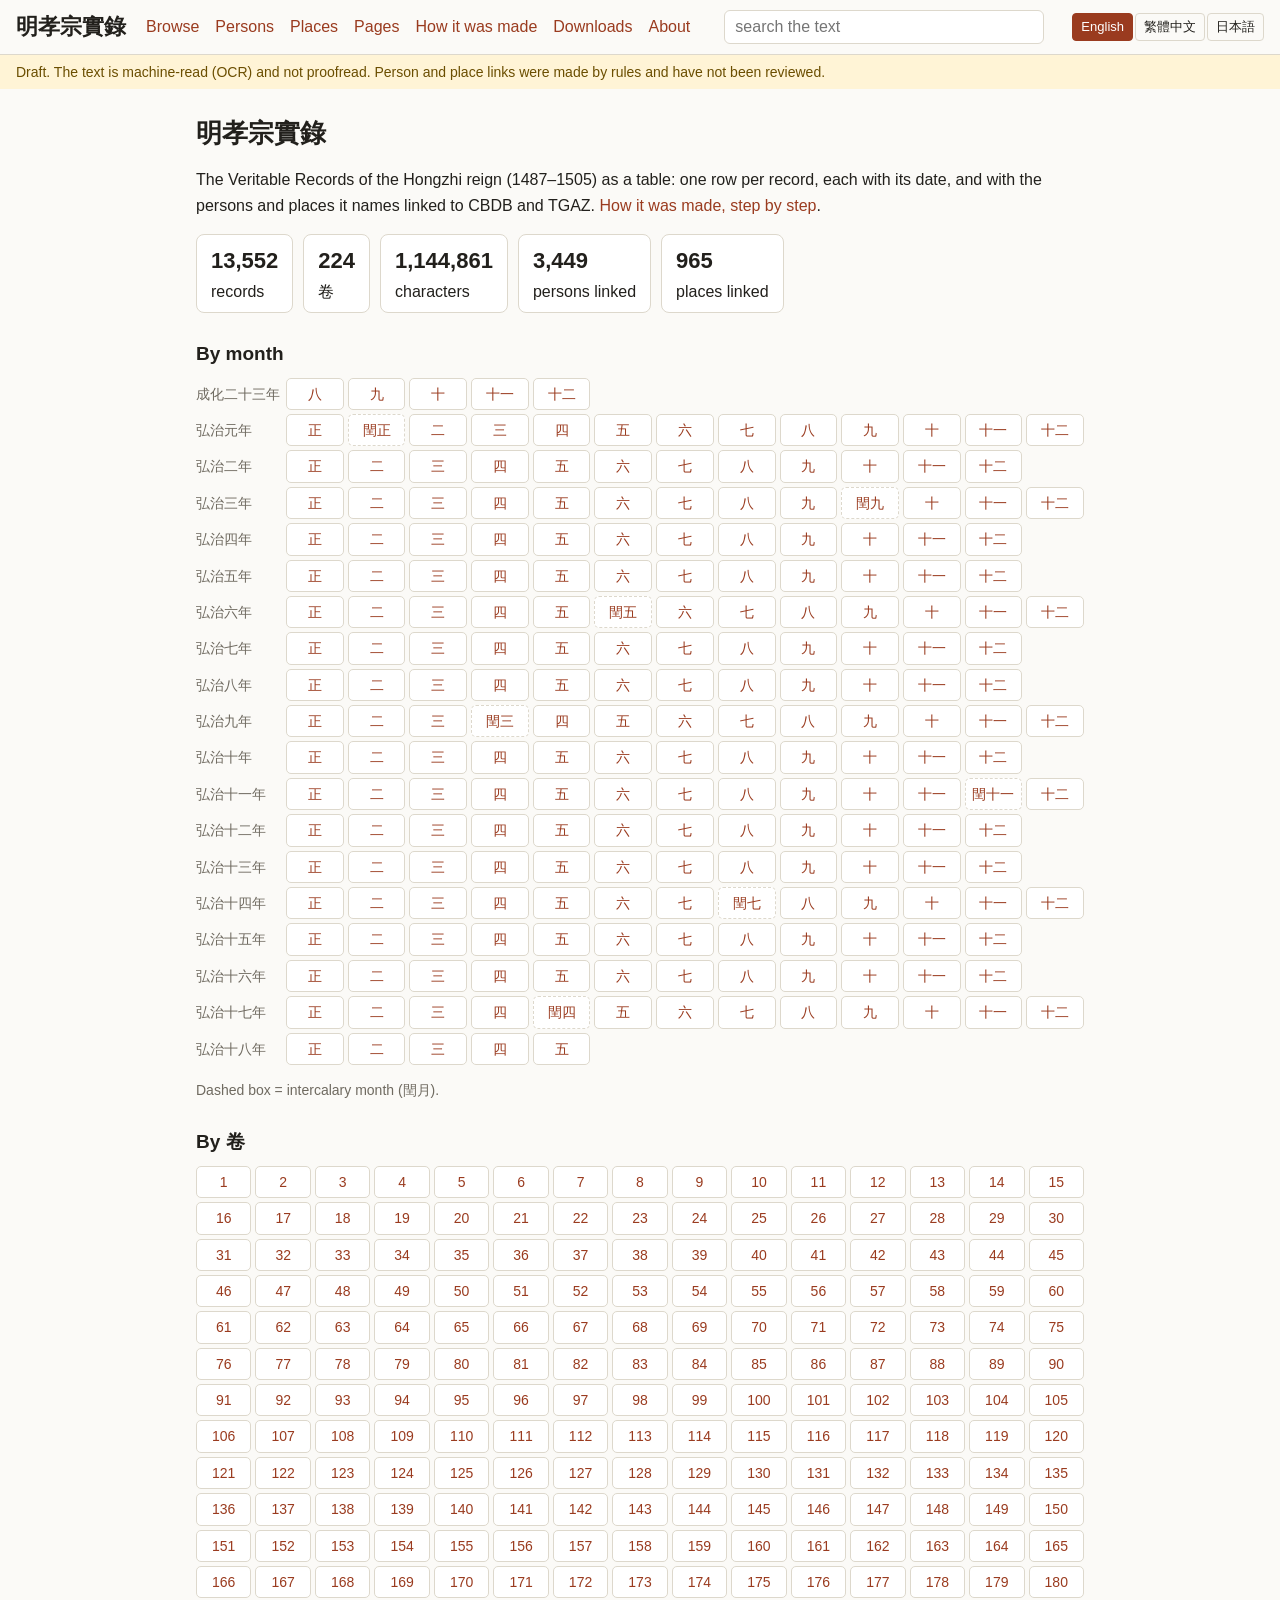
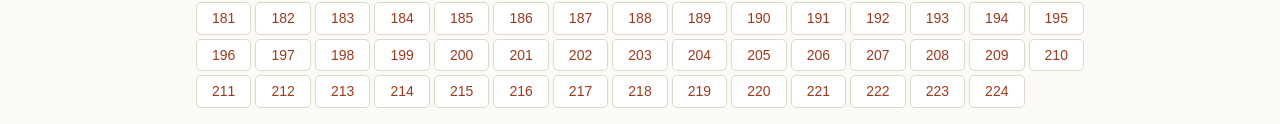
<file: index.html>
<!doctype html>
<html lang="en">
<head>
<meta charset="utf-8">
<meta name="viewport" content="width=device-width, initial-scale=1">
<meta name="robots" content="noindex, nofollow">
<title>明孝宗實錄 · a dated table with persons and places</title>
<link rel="stylesheet" href="style.css">
</head>
<body>
<header>
  <a class="brand" href="#/" lang="zh-Hant">明孝宗實錄</a>
  <nav>
    <a href="#/" data-i18n="Browse">Browse</a><a href="#/persons" data-i18n="Persons">Persons</a><a href="#/places" data-i18n="Places">Places</a><a href="#/page/seq-0058" data-i18n="Pages">Pages</a><a href="#/process" data-i18n="How it was made">How it was made</a><a href="#/downloads" data-i18n="Downloads">Downloads</a><a href="#/about" data-i18n="About">About</a>
  </nav>
  <form id="searchform"><input id="q" type="search" placeholder="search the text" autocomplete="off"></form>
  <span id="langs" aria-label="Language"></span>
</header>
<div class="draft" data-i18n="Draft. The text is machine-read (OCR) and not proofread. Person and place links were made by rules and have not been reviewed.">Draft. The text is machine-read (OCR) and not proofread. Person and place links were made by rules and have not been reviewed.</div>
<main id="main"><p class="loading" data-i18n="Loading the records…">Loading the records…</p></main>
<aside id="panel" hidden></aside>
<script src="app.js"></script>
</body>
</html>
</file>
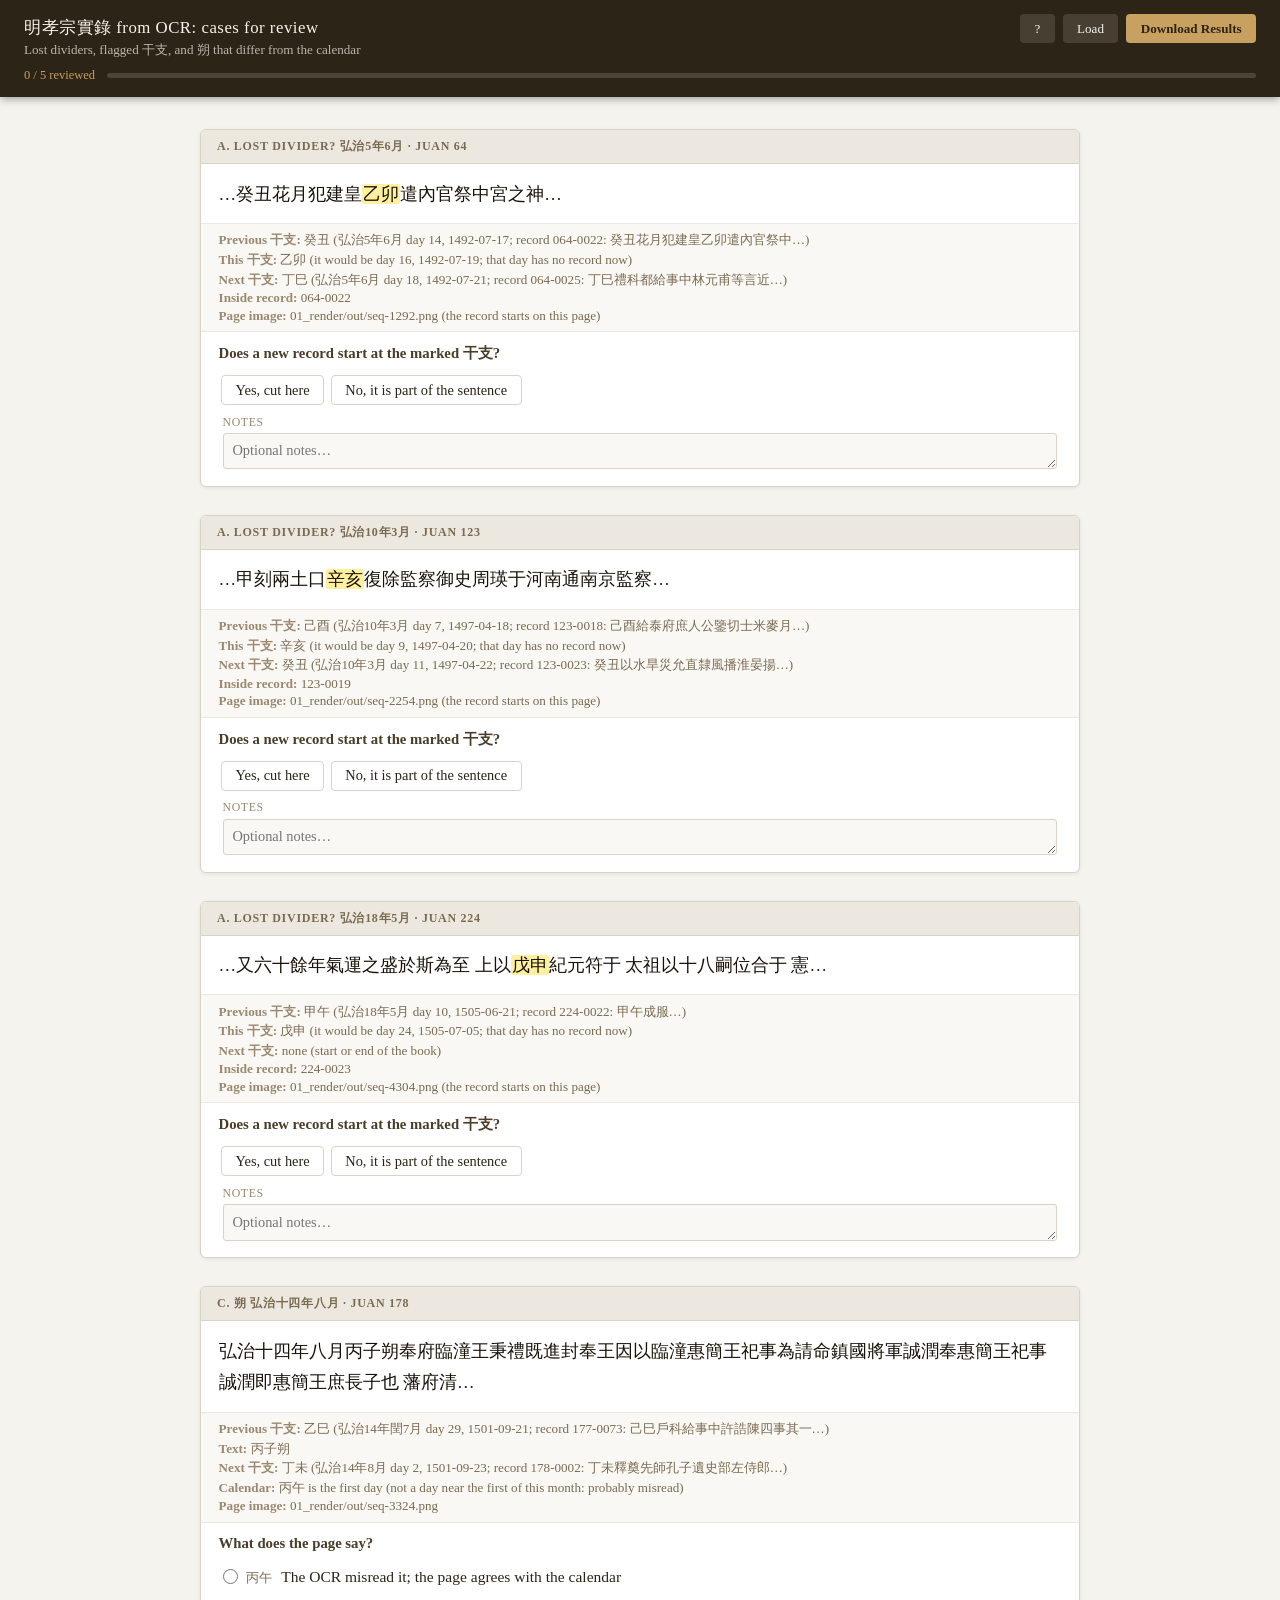
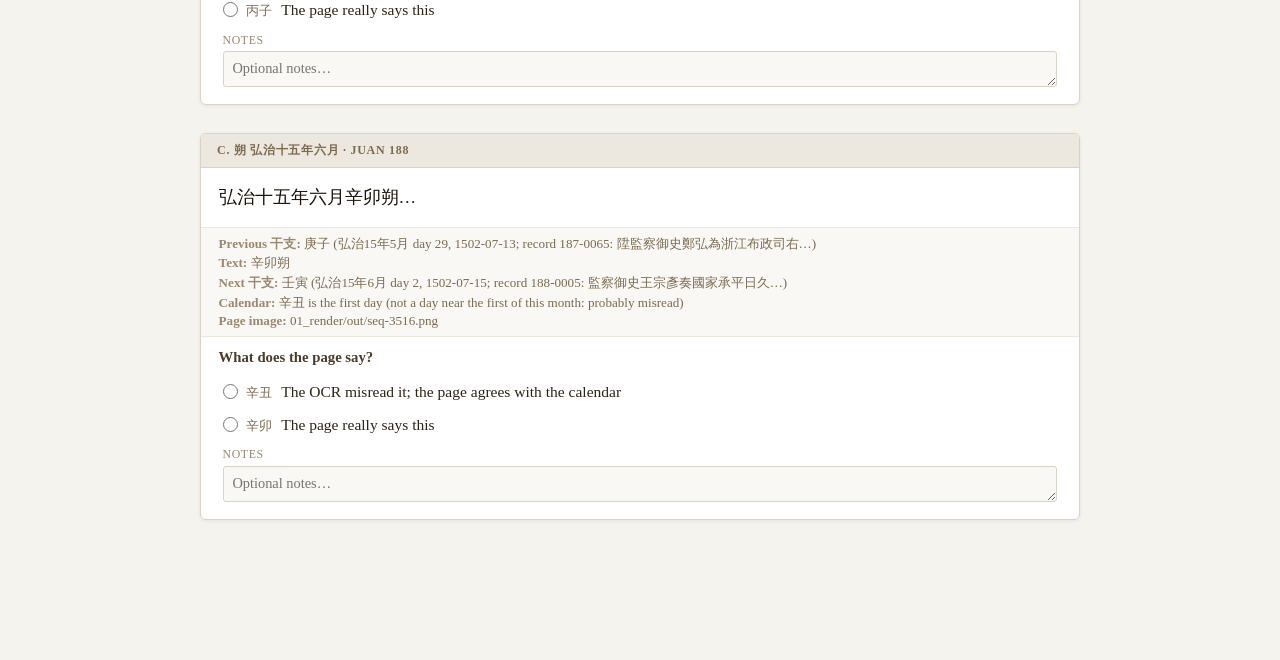
<file: downloads/07_xiaozong_review.html>
<!DOCTYPE html>
<html lang="zh-Hant">
<head>
<meta charset="UTF-8">
<meta name="viewport" content="width=device-width, initial-scale=1.0">
<title>明孝宗實錄 from OCR: cases for review</title>
<style>
  :root{
    --bg:#f5f3ee; --ink:#2c2416; --ink-soft:#1a1208; --muted:#7a6a50; --muted2:#9a8870;
    --card:#ffffff; --line:#d9d2c5; --line-soft:#ede8df; --panel:#ede8df;
    --header-bg:#2c2416; --header-ink:#f5f3ee;
    --accent:#c8a060; --accent-hi:#dfc08a; --accent-lo:#b8945a; --accent-ink:#2c2416;
    --reviewed:#8aad6e; --mark:#fff0a0; --hover:#faf8f4;
    --score-high:#5a8a30; --score-med:#c88020; --score-low:#a06030;
    --serif:Georgia,"Times New Roman",serif; --mono:"Courier New",monospace;
  }
  *,*::before,*::after{box-sizing:border-box;}
  body{font-family:var(--serif);background:var(--bg);color:var(--ink);margin:0;padding:0;}

  header{background:var(--header-bg);color:var(--header-ink);padding:0.9rem 1.5rem;position:sticky;top:0;z-index:100;box-shadow:0 2px 8px rgba(0,0,0,0.35);}
  .header-top{display:flex;align-items:baseline;justify-content:space-between;gap:1rem;flex-wrap:wrap;}
  header h1{margin:0;font-size:1.05rem;font-weight:normal;letter-spacing:0.03em;}
  header .subtitle{margin:0.15rem 0 0;font-size:0.82rem;opacity:0.7;}
  .header-actions{display:flex;align-items:center;gap:0.5rem;flex-shrink:0;}
  .btn{background:var(--accent);color:var(--accent-ink);border:none;padding:0.4rem 0.9rem;border-radius:4px;font-size:0.82rem;font-weight:bold;font-family:var(--serif);cursor:pointer;white-space:nowrap;transition:background 0.15s;}
  .btn:hover{background:var(--accent-hi);}
  .btn:active{background:var(--accent-lo);}
  .btn.ghost{background:rgba(255,255,255,0.12);color:var(--header-ink);font-weight:normal;}
  .btn.ghost:hover{background:rgba(255,255,255,0.22);}
  .header-progress-row{display:flex;align-items:center;gap:0.75rem;margin-top:0.55rem;}
  #progress-counter{font-size:0.78rem;color:var(--accent);white-space:nowrap;flex-shrink:0;}
  #progress-bar-wrap{flex:1;height:5px;background:rgba(255,255,255,0.15);border-radius:3px;overflow:hidden;}
  #progress-bar{height:100%;width:0%;background:var(--accent);border-radius:3px;transition:width 0.25s ease;}

  main{max-width:920px;margin:2rem auto;padding:0 1.25rem 5rem;}

  .entry{background:var(--card);border:1px solid var(--line);border-radius:6px;margin-bottom:1.75rem;overflow:hidden;box-shadow:0 1px 4px rgba(0,0,0,0.07);transition:box-shadow 0.2s,border-color 0.2s;scroll-margin-top:6.5rem;}
  .entry.reviewed{border-color:var(--reviewed);box-shadow:0 1px 4px rgba(80,140,60,0.18);}
  .entry.kbd-focus{box-shadow:0 0 0 2px var(--accent),0 1px 8px rgba(0,0,0,0.12);}

  .entry-header{background:var(--panel);padding:0.5rem 1rem;display:flex;align-items:center;gap:0.75rem;border-bottom:1px solid var(--line);}
  .entry-num{font-size:0.75rem;font-weight:bold;color:var(--muted);text-transform:uppercase;letter-spacing:0.06em;white-space:nowrap;}
  .reviewed-badge{font-size:0.7rem;background:var(--reviewed);color:#fff;border-radius:20px;padding:0.1rem 0.6rem;font-weight:bold;letter-spacing:0.04em;display:none;}
  .entry.reviewed .reviewed-badge{display:inline-block;}

  .source{padding:0.9rem 1.1rem 0.8rem;font-size:1.1rem;line-height:1.8;color:var(--ink-soft);border-bottom:1px solid var(--line-soft);}
  .context{padding:0.35rem 1.1rem;font-size:0.82rem;color:var(--muted);background:var(--hover);border-bottom:1px solid var(--line-soft);}
  .context .ctx-row{margin:0.1rem 0;}
  .context .ctx-label{font-weight:bold;color:var(--muted2);}

  .question{padding:0.6rem 0.85rem 0.7rem;border-bottom:1px solid var(--line-soft);}
  .question:last-child{border-bottom:none;}
  .q-prompt{font-size:0.92rem;font-weight:bold;color:#4a3c28;margin:0 0 0.4rem;padding:0.15rem 0.25rem;}
  .question.reviewed .q-prompt{color:var(--reviewed);}

  .cand-list{list-style:none;margin:0;padding:0;}
  .cand{display:flex;align-items:baseline;gap:0.55rem;cursor:pointer;padding:0.35rem 0.5rem;border-radius:4px;transition:background 0.12s;margin:0;}
  .cand:hover{background:var(--hover);}
  .cand input{flex-shrink:0;margin:0;width:15px;height:15px;accent-color:var(--accent-lo);cursor:pointer;position:relative;top:2px;}
  .cand-id{font-family:var(--mono);font-size:0.8rem;color:var(--muted);white-space:nowrap;flex-shrink:0;}
  .cand-main{flex:1;min-width:0;}
  .cand-title{font-size:0.97rem;color:var(--ink);line-height:1.4;}
  .cand-excerpt{font-size:0.88rem;color:var(--ink);line-height:1.55;}
  .cand-reason{margin-top:0.2rem;font-size:0.78rem;color:var(--muted);font-style:italic;}
  .cand-score{font-size:0.78rem;white-space:nowrap;flex-shrink:0;}
  .score-high{color:var(--score-high);} .score-med{color:var(--score-med);} .score-low{color:var(--score-low);}
  mark{background:var(--mark);color:inherit;border-radius:2px;padding:0 1px;}

  .none-row{margin-top:0.2rem;border-top:1px dashed var(--line);padding-top:0.35rem;}
  .none-row .cand-title{font-style:italic;color:var(--muted);}
  .none-row:hover{background:#fdf2ef;}

  .no-candidates{font-style:italic;color:var(--muted2);font-size:0.88rem;margin:0.3rem 0.5rem;}

  details.excluded{margin:0.3rem 0.25rem 0;}
  details.excluded>summary{font-size:0.78rem;color:var(--muted2);cursor:pointer;user-select:none;padding:0.25rem 0.25rem;list-style:none;}
  details.excluded>summary::-webkit-details-marker{display:none;}
  details.excluded>summary::before{content:"\25B8\00a0";color:var(--muted2);}
  details.excluded[open]>summary::before{content:"\25BE\00a0";}
  details.excluded .cand{opacity:0.75;}
  details.excluded .cand-title,details.excluded .cand-excerpt{color:var(--muted);}

  .rating-row{display:flex;flex-wrap:wrap;gap:0.4rem;padding:0.2rem 0.4rem;}
  .rate-btn,.bool-btn{font-family:var(--serif);font-size:0.9rem;border:1px solid var(--line);background:var(--card);color:var(--ink);border-radius:4px;padding:0.35rem 0.85rem;cursor:pointer;transition:all 0.12s;min-width:2.4rem;}
  .rate-btn:hover,.bool-btn:hover{border-color:var(--accent);background:var(--hover);}
  .rate-btn.active{background:var(--accent);border-color:var(--accent-lo);color:var(--accent-ink);font-weight:bold;}
  .bool-btn.active-yes{background:var(--reviewed);border-color:var(--reviewed);color:#fff;font-weight:bold;}
  .bool-btn.active-no{background:#c0603a;border-color:#a04a28;color:#fff;font-weight:bold;}
  .rate-caption{font-size:0.76rem;color:var(--muted);padding:0.1rem 0.5rem 0;}

  .text-answer,.notes-input{width:100%;font-family:var(--serif);font-size:0.9rem;color:var(--ink);border:1px solid var(--line);border-radius:3px;padding:0.4rem 0.55rem;background:var(--hover);resize:vertical;line-height:1.5;}
  .text-answer:focus,.notes-input:focus{outline:none;border-color:var(--accent);}
  .notes-wrap{padding:0.4rem 0.5rem 0.1rem;}
  .notes-label{font-size:0.74rem;color:var(--muted2);text-transform:uppercase;letter-spacing:0.05em;margin-bottom:0.2rem;}

  #restore-banner{display:none;max-width:920px;margin:1rem auto -0.5rem;padding:0.55rem 1rem;background:#fbf3df;border:1px solid var(--accent);border-radius:5px;font-size:0.84rem;color:var(--ink);align-items:center;gap:0.75rem;}
  #restore-banner.show{display:flex;}
  #restore-banner .spacer{flex:1;}
  .link-btn{background:none;border:none;color:var(--accent-lo);text-decoration:underline;cursor:pointer;font-family:var(--serif);font-size:0.84rem;padding:0;}

  #help-overlay{display:none;position:fixed;inset:0;background:rgba(20,16,8,0.55);z-index:200;align-items:center;justify-content:center;}
  #help-overlay.show{display:flex;}
  .help-card{background:var(--card);color:var(--ink);max-width:440px;width:90%;border-radius:8px;padding:1.3rem 1.5rem;box-shadow:0 8px 40px rgba(0,0,0,0.4);}
  .help-card h2{margin:0 0 0.8rem;font-size:1.05rem;font-weight:normal;}
  .help-card table{width:100%;border-collapse:collapse;font-size:0.86rem;}
  .help-card td{padding:0.25rem 0.3rem;border-bottom:1px solid var(--line-soft);vertical-align:top;}
  .help-card kbd{font-family:var(--mono);background:var(--panel);border:1px solid var(--line);border-radius:3px;padding:0.05rem 0.4rem;font-size:0.8rem;}
  .help-close{margin-top:1rem;}
</style>
</head>
<body>

<header>
  <div class="header-top">
    <div>
      <h1 id="doc-title"></h1>
      <p class="subtitle" id="doc-subtitle"></p>
    </div>
    <div class="header-actions">
      <button class="btn ghost" id="help-btn" title="Keyboard shortcuts (?)">?</button>
      <button class="btn ghost" id="load-btn" title="Load a previously downloaded results file">Load</button>
      <button class="btn" id="download-btn">Download Results</button>
      <input type="file" id="load-input" accept="application/json,.json" style="display:none">
    </div>
  </div>
  <div class="header-progress-row">
    <span id="progress-counter">0 / 0 reviewed</span>
    <div id="progress-bar-wrap"><div id="progress-bar"></div></div>
  </div>
</header>

<div id="restore-banner">
  <span id="restore-text">Restored your in-progress review from this browser.</span>
  <span class="spacer"></span>
  <button class="link-btn" id="restore-discard">Start over</button>
</div>

<main id="root"></main>

<div id="help-overlay">
  <div class="help-card">
    <h2>Keyboard shortcuts</h2>
    <table>
      <tr><td><kbd>j</kbd> / <kbd>&darr;</kbd></td><td>Next question</td></tr>
      <tr><td><kbd>k</kbd> / <kbd>&uarr;</kbd></td><td>Previous question</td></tr>
      <tr><td><kbd>1</kbd>&ndash;<kbd>9</kbd></td><td>Select / toggle the Nth option (or rating)</td></tr>
      <tr><td><kbd>n</kbd></td><td>Toggle &ldquo;None of the above&rdquo;</td></tr>
      <tr><td><kbd>?</kbd></td><td>Toggle this help</td></tr>
      <tr><td><kbd>Esc</kbd></td><td>Close help</td></tr>
    </table>
    <p style="font-size:0.78rem;color:var(--muted);margin:0.8rem 0 0;">Your progress is saved automatically in this browser. Use <b>Download Results</b> to export, and <b>Load</b> to resume from a downloaded file.</p>
    <button class="btn help-close" id="help-close">Close</button>
  </div>
</div>

<script>
"use strict";
const CONFIG = {"title": "明孝宗實錄 from OCR: cases for review", "subtitle": "Lost dividers, flagged 干支, and 朔 that differ from the calendar", "lang": "zh-Hant", "cjk": true, "result_filename": "xiaozong_review_results_2026-11-10.json", "storage_key": "xiaozong-review-2026-11-10"};
const DATA = [{"id": "cut|064-0022|7|乙卯|2266202", "heading": "A. Lost divider?  弘治5年6月 · juan 64", "source": "…癸丑花月犯建皇\u003cmark\u003e乙卯\u003c/mark\u003e遣內官祭中宮之神…", "source_html": true, "context": [{"label": "Previous 干支", "value": "癸丑  (弘治5年6月 day 14, 1492-07-17; record 064-0022: 癸丑花月犯建皇乙卯遣內官祭中…)"}, {"label": "This 干支", "value": "乙卯  (it would be day 16, 1492-07-19; that day has no record now)"}, {"label": "Next 干支", "value": "丁巳  (弘治5年6月 day 18, 1492-07-21; record 064-0025: 丁巳禮科都給事中林元甫等言近…)"}, {"label": "Inside record", "value": "064-0022"}, {"label": "Page image", "value": "01_render/out/seq-1292.png (the record starts on this page)"}], "questions": [{"id": "q1", "type": "boolean", "prompt": "Does a new record start at the marked 干支?", "notes": true, "labels": {"yes": "Yes, cut here", "no": "No, it is part of the sentence"}}]}, {"id": "cut|123-0019|5|辛亥|2267938", "heading": "A. Lost divider?  弘治10年3月 · juan 123", "source": "…甲刻兩土口\u003cmark\u003e辛亥\u003c/mark\u003e復除監察御史周瑛于河南通南京監察…", "source_html": true, "context": [{"label": "Previous 干支", "value": "己酉  (弘治10年3月 day 7, 1497-04-18; record 123-0018: 己酉給泰府庶人公鑒切士米麥月…)"}, {"label": "This 干支", "value": "辛亥  (it would be day 9, 1497-04-20; that day has no record now)"}, {"label": "Next 干支", "value": "癸丑  (弘治10年3月 day 11, 1497-04-22; record 123-0023: 癸丑以水旱災允直隸風播淮晏揚…)"}, {"label": "Inside record", "value": "123-0019"}, {"label": "Page image", "value": "01_render/out/seq-2254.png (the record starts on this page)"}], "questions": [{"id": "q1", "type": "boolean", "prompt": "Does a new record start at the marked 干支?", "notes": true, "labels": {"yes": "Yes, cut here", "no": "No, it is part of the sentence"}}]}, {"id": "cut|224-0023|1414|戊申|2270935", "heading": "A. Lost divider?  弘治18年5月 · juan 224", "source": "…又六十餘年氣運之盛於斯為至 上以\u003cmark\u003e戊申\u003c/mark\u003e紀元符于 太祖以十八嗣位合于 憲…", "source_html": true, "context": [{"label": "Previous 干支", "value": "甲午  (弘治18年5月 day 10, 1505-06-21; record 224-0022: 甲午成服…)"}, {"label": "This 干支", "value": "戊申  (it would be day 24, 1505-07-05; that day has no record now)"}, {"label": "Next 干支", "value": "none (start or end of the book)"}, {"label": "Inside record", "value": "224-0023"}, {"label": "Page image", "value": "01_render/out/seq-4304.png (the record starts on this page)"}], "questions": [{"id": "q1", "type": "boolean", "prompt": "Does a new record start at the marked 干支?", "notes": true, "labels": {"yes": "Yes, cut here", "no": "No, it is part of the sentence"}}]}, {"id": "shuo|178-0001", "heading": "C. 朔  弘治十四年八月 · juan 178", "source": "弘治十四年八月丙子朔奉府臨潼王秉禮既進封奉王因以臨潼惠簡王祀事為請命鎮國將軍誠潤奉惠簡王祀事誠潤即惠簡王庶長子也 藩府清…", "source_html": true, "context": [{"label": "Previous 干支", "value": "乙巳  (弘治14年閏7月 day 29, 1501-09-21; record 177-0073: 己巳戶科給事中許誥陳四事其一…)"}, {"label": "Text", "value": "丙子朔"}, {"label": "Next 干支", "value": "丁未  (弘治14年8月 day 2, 1501-09-23; record 178-0002: 丁未釋奠先師孔子遺史部左侍郎…)"}, {"label": "Calendar", "value": "丙午 is the first day (not a day near the first of this month: probably misread)"}, {"label": "Page image", "value": "01_render/out/seq-3324.png"}], "questions": [{"id": "q1", "type": "single", "prompt": "What does the page say?", "notes": true, "candidates": [{"id": "丙午", "label": "丙午", "title": "The OCR misread it; the page agrees with the calendar"}, {"id": "as-read", "label": "丙子", "title": "The page really says this"}]}]}, {"id": "shuo|188-0001", "heading": "C. 朔  弘治十五年六月 · juan 188", "source": "弘治十五年六月辛卯朔…", "source_html": true, "context": [{"label": "Previous 干支", "value": "庚子  (弘治15年5月 day 29, 1502-07-13; record 187-0065: 陞監察御史鄭弘為浙江布政司右…)"}, {"label": "Text", "value": "辛卯朔"}, {"label": "Next 干支", "value": "壬寅  (弘治15年6月 day 2, 1502-07-15; record 188-0005: 監察御史王宗彥奏國家承平日久…)"}, {"label": "Calendar", "value": "辛丑 is the first day (not a day near the first of this month: probably misread)"}, {"label": "Page image", "value": "01_render/out/seq-3516.png"}], "questions": [{"id": "q1", "type": "single", "prompt": "What does the page say?", "notes": true, "candidates": [{"id": "辛丑", "label": "辛丑", "title": "The OCR misread it; the page agrees with the calendar"}, {"id": "as-read", "label": "辛卯", "title": "The page really says this"}]}]}];

// ---- theme + locale ----------------------------------------------------------
if (CONFIG.theme) { for (const k in CONFIG.theme) document.documentElement.style.setProperty(k, CONFIG.theme[k]); }
if (CONFIG.cjk) {
  const s = document.createElement('style');
  s.textContent = '.source,.cand-title,.cand-excerpt,.q-prompt,.context{word-break:break-all;}';
  document.head.appendChild(s);
}
document.getElementById('doc-title').textContent = CONFIG.title || 'Review';
const subEl = document.getElementById('doc-subtitle');
if (CONFIG.subtitle) subEl.textContent = CONFIG.subtitle; else subEl.style.display = 'none';
document.title = CONFIG.title || 'Review';

const STORAGE_KEY = 'her::' + (CONFIG.storage_key || CONFIG.title || 'review');

// ---- state -------------------------------------------------------------------
const state = {};                         // qi -> answer object
const QLIST = [];                         // {qi,item,q,block}
function defState(){ return {selected:{}, none:false, rating:null, value:null, notes:''}; }

DATA.forEach(item => (item.questions || []).forEach(q => {
  const qi = QLIST.length;
  const s = defState();
  (q.candidates || []).concat(q.excluded || []).forEach(c => { if (c.preselected) s.selected[c.id] = true; });
  if (q.type === 'boolean' && (q.default === true || q.default === false)) s.value = q.default;
  if (q.type === 'rating' && q.default != null) s.rating = q.default;
  if (q.type === 'text' && q.default) s.value = q.default;
  state[qi] = s;
  QLIST.push({ qi, item, q, block: null });
}));
const TOTAL = QLIST.length;

// ---- helpers -----------------------------------------------------------------
function el(tag, cls){ const e = document.createElement(tag); if (cls) e.className = cls; return e; }
function scoreClass(s){ return s >= 80 ? 'score-high' : s >= 50 ? 'score-med' : 'score-low'; }
function isReviewed(qi){
  const s = state[qi], t = QLIST[qi].q.type;
  if (t === 'match' || t === 'single') return Object.values(s.selected).some(Boolean) || s.none;
  if (t === 'rating') return s.rating != null;
  if (t === 'boolean') return s.value === true || s.value === false;
  if (t === 'text') return (s.value || '').trim().length > 0;
  return false;
}

// ---- render ------------------------------------------------------------------
const root = document.getElementById('root');

function render(){
  root.innerHTML = '';
  DATA.forEach((item, idx) => {
    const card = el('div', 'entry');
    card.id = 'entry-' + idx;

    const head = el('div', 'entry-header');
    const num = el('span', 'entry-num');
    num.textContent = item.heading || ('Item ' + (idx + 1));
    head.appendChild(num);
    const badge = el('span', 'reviewed-badge'); badge.textContent = 'Reviewed';
    head.appendChild(badge);
    card.appendChild(head);

    if (item.source != null && item.source !== '') {
      const src = el('div', 'source');
      if (item.source_html) src.innerHTML = item.source; else src.textContent = item.source;
      card.appendChild(src);
    }
    if (Array.isArray(item.context) && item.context.length) {
      const ctx = el('div', 'context');
      item.context.forEach(c => {
        const row = el('div', 'ctx-row');
        const lab = el('span', 'ctx-label'); lab.textContent = c.label + ': ';
        row.appendChild(lab); row.appendChild(document.createTextNode(c.value));
        ctx.appendChild(row);
      });
      card.appendChild(ctx);
    }

    (item.questions || []).forEach(q => {
      const qi = QLIST.findIndex(e => e.item === item && e.q === q);
      const qBlock = renderQuestion(qi, q);
      QLIST[qi].block = card;          // focus highlights at card level
      card.appendChild(qBlock);
    });

    updateCardReviewed(card, item);
    root.appendChild(card);
  });
  updateProgress();
}

function renderQuestion(qi, q){
  const block = el('div', 'question');
  block.dataset.qi = qi;
  if (q.prompt) { const p = el('div', 'q-prompt'); p.textContent = q.prompt; block.appendChild(p); }

  if (q.type === 'match' || q.type === 'single') renderCandidates(block, qi, q);
  else if (q.type === 'rating') renderRating(block, qi, q);
  else if (q.type === 'boolean') renderBoolean(block, qi, q);
  else if (q.type === 'text') renderText(block, qi, q);

  if (q.notes) renderNotes(block, qi);
  if (isReviewed(qi)) block.classList.add('reviewed');
  return block;
}

function candRow(qi, q, cand, input_type){
  const li = el('li');
  const label = el('label', 'cand');
  const input = el('input');
  input.type = input_type;
  input.className = 'cand-input';
  input.dataset.qi = qi;
  input.dataset.id = cand.id;
  if (input_type === 'radio') input.name = 'q-' + qi;
  input.checked = !!state[qi].selected[cand.id];
  input.addEventListener('change', () => onCandChange(qi, q));
  label.appendChild(input);

  if (cand.label != null && cand.label !== '') {
    const d = el('span', 'cand-id'); d.textContent = cand.label; label.appendChild(d);
  }
  const main = el('div', 'cand-main');
  if (cand.title) { const t = el('div', 'cand-title'); t.textContent = cand.title; main.appendChild(t); }
  if (cand.excerpt) { const e = el('div', 'cand-excerpt'); e.innerHTML = cand.excerpt; main.appendChild(e); }
  if (cand.reason) { const r = el('div', 'cand-reason'); r.textContent = cand.reason; main.appendChild(r); }
  label.appendChild(main);
  if (typeof cand.score === 'number') {
    const sc = el('span', 'cand-score ' + scoreClass(cand.score)); sc.textContent = '(' + cand.score + ')';
    label.appendChild(sc);
  }
  li.appendChild(label);
  return li;
}

function renderCandidates(block, qi, q){
  const list = el('ul', 'cand-list');
  const cands = q.candidates || [];
  const itype = q.type === 'single' ? 'radio' : 'checkbox';
  if (!cands.length && !(q.excluded && q.excluded.length)) {
    const nc = el('div', 'no-candidates'); nc.textContent = 'No candidates.'; block.appendChild(nc);
  }
  cands.forEach(c => list.appendChild(candRow(qi, q, c, itype)));

  if (q.allow_none) {
    const li = candRow(qi, q, { id: '__none__', title: 'None of the above' }, itype);
    li.firstChild.classList.add('none-row');
    li.querySelector('.cand-input').classList.remove('cand-input');
    li.querySelector('input').classList.add('none-input');
    li.querySelector('input').addEventListener('change', () => onNoneChange(qi, q));
    li.querySelector('input').checked = !!state[qi].none;
    li.firstChild.classList.add('none-host');
    list.appendChild(li);
  }
  block.appendChild(list);

  if (q.excluded && q.excluded.length) {
    const det = el('details', 'excluded');
    const sum = el('summary'); sum.textContent = 'Show ' + q.excluded.length + ' excluded candidate' + (q.excluded.length > 1 ? 's' : '');
    det.appendChild(sum);
    const exList = el('ul', 'cand-list');
    q.excluded.forEach(c => exList.appendChild(candRow(qi, q, c, itype)));
    det.appendChild(exList);
    block.appendChild(det);
  }
}

function renderRating(block, qi, q){
  const scale = q.scale || { min: 1, max: 5 };
  const row = el('div', 'rating-row');
  for (let v = scale.min; v <= scale.max; v++) {
    const b = el('button', 'rate-btn'); b.type = 'button'; b.dataset.val = v;
    b.textContent = (scale.labels && scale.labels[v]) ? scale.labels[v] : v;
    if (state[qi].rating === v) b.classList.add('active');
    b.addEventListener('click', () => { state[qi].rating = v; afterChange(qi); refreshRating(block, qi); });
    row.appendChild(b);
  }
  block.appendChild(row);
  if (scale.caption) { const c = el('div', 'rate-caption'); c.textContent = scale.caption; block.appendChild(c); }
}
function refreshRating(block, qi){ block.querySelectorAll('.rate-btn').forEach(b => b.classList.toggle('active', Number(b.dataset.val) === state[qi].rating)); }

function renderBoolean(block, qi, q){
  const labels = q.labels || { yes: 'Yes', no: 'No' };
  const row = el('div', 'rating-row');
  const mk = (val, text, cls) => {
    const b = el('button', 'bool-btn'); b.type = 'button'; b.dataset.bool = val ? '1' : '0'; b.textContent = text;
    if (state[qi].value === val) b.classList.add(cls);
    b.addEventListener('click', () => { state[qi].value = (state[qi].value === val ? null : val); afterChange(qi); refreshBool(block, qi, labels); });
    return b;
  };
  row.appendChild(mk(true, labels.yes, 'active-yes'));
  row.appendChild(mk(false, labels.no, 'active-no'));
  block.appendChild(row);
}
function refreshBool(block, qi, labels){
  block.querySelectorAll('.bool-btn').forEach(b => {
    const val = b.dataset.bool === '1';
    b.classList.toggle('active-yes', val === true && state[qi].value === true);
    b.classList.toggle('active-no', val === false && state[qi].value === false);
  });
}

function renderText(block, qi, q){
  const ta = el('textarea', 'text-answer'); ta.rows = q.rows || 2;
  ta.placeholder = q.placeholder || 'Enter your answer…';
  ta.value = state[qi].value || '';
  ta.addEventListener('input', () => { state[qi].value = ta.value; afterChange(qi, true); });
  block.appendChild(ta);
}

function renderNotes(block, qi){
  const wrap = el('div', 'notes-wrap');
  const lab = el('div', 'notes-label'); lab.textContent = 'Notes'; wrap.appendChild(lab);
  const ta = el('textarea', 'notes-input'); ta.rows = 1;
  ta.placeholder = 'Optional notes…';
  ta.value = state[qi].notes || '';
  ta.addEventListener('input', () => { state[qi].notes = ta.value; save(); });
  wrap.appendChild(ta);
  block.appendChild(wrap);
}

// ---- change handlers ---------------------------------------------------------
function onCandChange(qi, q){
  if (q.type === 'single') {
    state[qi].selected = {};
    const checked = document.querySelector('.cand-input[data-qi="' + qi + '"]:checked');
    if (checked) state[qi].selected[checked.dataset.id] = true;
    state[qi].none = false;
    const none = document.querySelector('.none-input[data-qi="' + qi + '"]'); if (none) none.checked = false;
  } else {
    state[qi].selected = {};
    document.querySelectorAll('.cand-input[data-qi="' + qi + '"]').forEach(i => { if (i.checked) state[qi].selected[i.dataset.id] = true; });
    if (Object.keys(state[qi].selected).length) {
      state[qi].none = false;
      const none = document.querySelector('.none-input[data-qi="' + qi + '"]'); if (none) none.checked = false;
    }
  }
  afterChange(qi);
}

function onNoneChange(qi, q){
  const none = document.querySelector('.none-input[data-qi="' + qi + '"]');
  state[qi].none = none ? none.checked : false;
  if (state[qi].none) {
    state[qi].selected = {};
    document.querySelectorAll('.cand-input[data-qi="' + qi + '"]').forEach(i => i.checked = false);
  }
  afterChange(qi);
}

function afterChange(qi, skipProgressFlash){
  const block = document.querySelector('.question[data-qi="' + qi + '"]');
  if (block) block.classList.toggle('reviewed', isReviewed(qi));
  const card = document.getElementById('entry-' + DATA.indexOf(QLIST[qi].item));
  if (card) updateCardReviewed(card, QLIST[qi].item);
  updateProgress();
  save();
}

function updateCardReviewed(card, item){
  const qis = QLIST.filter(e => e.item === item).map(e => e.qi);
  const allDone = qis.length > 0 && qis.every(isReviewed);
  card.classList.toggle('reviewed', allDone);
}

function updateProgress(){
  let done = 0;
  for (let i = 0; i < TOTAL; i++) if (isReviewed(i)) done++;
  document.getElementById('progress-counter').textContent = done + ' / ' + TOTAL + ' reviewed';
  document.getElementById('progress-bar').style.width = (TOTAL ? (done / TOTAL * 100) : 0) + '%';
}

// ---- results: serialize / apply ----------------------------------------------
function serialize(){
  const results = QLIST.map(e => {
    const s = state[e.qi], q = e.q;
    const r = { item_id: e.item.id, question_id: q.id, type: q.type, reviewed: isReviewed(e.qi) };
    if (e.item.heading) r.item_heading = e.item.heading;
    if (e.item.source != null) r.source = e.item.source;
    if (q.prompt) r.prompt = q.prompt;
    if (q.type === 'match' || q.type === 'single') {
      r.selected = Object.keys(s.selected).filter(k => s.selected[k]);
      r.none = !!s.none;
    } else if (q.type === 'rating') r.rating = s.rating;
    else if (q.type === 'boolean') r.value = s.value;
    else if (q.type === 'text') r.text = s.value || '';
    if (q.notes) r.notes = s.notes || '';
    return r;
  });
  const reviewed = results.filter(r => r.reviewed).length;
  return { title: CONFIG.title, subtitle: CONFIG.subtitle || null, exported_at: new Date().toISOString(),
           reviewed_count: reviewed, total: TOTAL, results };
}

function applyResults(obj){
  if (!obj || !Array.isArray(obj.results)) return 0;
  const byKey = {};
  QLIST.forEach(e => { byKey[e.item.id + ' ' + e.q.id] = e.qi; });
  let n = 0;
  obj.results.forEach(r => {
    const qi = byKey[r.item_id + ' ' + r.question_id];
    if (qi == null) return;
    const s = state[qi];
    s.selected = {}; (r.selected || []).forEach(id => s.selected[id] = true);
    s.none = !!r.none;
    if ('rating' in r) s.rating = r.rating;
    if ('value' in r) s.value = r.value;
    if ('text' in r) s.value = r.text;
    if ('notes' in r) s.notes = r.notes;
    n++;
  });
  render();
  return n;
}

// ---- persistence -------------------------------------------------------------
function save(){ try { localStorage.setItem(STORAGE_KEY, JSON.stringify(serialize())); } catch (e) {} }

function download(){
  const json = JSON.stringify(serialize(), null, 2);
  const blob = new Blob([json], { type: 'application/json' });
  const url = URL.createObjectURL(blob);
  const a = el('a'); a.href = url; a.download = CONFIG.result_filename || 'review_results.json';
  document.body.appendChild(a); a.click(); document.body.removeChild(a); URL.revokeObjectURL(url);
}

document.getElementById('download-btn').addEventListener('click', download);
document.getElementById('load-btn').addEventListener('click', () => document.getElementById('load-input').click());
document.getElementById('load-input').addEventListener('change', ev => {
  const file = ev.target.files[0]; if (!file) return;
  const reader = new FileReader();
  reader.onload = () => { try { const n = applyResults(JSON.parse(reader.result)); flash('Loaded ' + n + ' answer' + (n === 1 ? '' : 's') + ' from file.'); save(); } catch (e) { flash('Could not read that file.'); } };
  reader.readAsText(file);
  ev.target.value = '';
});

// ---- restore banner ----------------------------------------------------------
const banner = document.getElementById('restore-banner');
function flash(msg){ document.getElementById('restore-text').textContent = msg; banner.classList.add('show'); }
document.getElementById('restore-discard').addEventListener('click', () => {
  try { localStorage.removeItem(STORAGE_KEY); } catch (e) {}
  for (let i = 0; i < TOTAL; i++) state[i] = defState();
  DATA.forEach(item => (item.questions || []).forEach(q => {
    const qi = QLIST.findIndex(e => e.item === item && e.q === q);
    (q.candidates || []).concat(q.excluded || []).forEach(c => { if (c.preselected) state[qi].selected[c.id] = true; });
  }));
  render(); banner.classList.remove('show');
});

// ---- keyboard navigation -----------------------------------------------------
let focusIdx = -1;
function setFocus(i){
  if (!TOTAL) return;
  focusIdx = Math.max(0, Math.min(TOTAL - 1, i));
  const card = QLIST[focusIdx].block;
  document.querySelectorAll('.entry.kbd-focus').forEach(c => { if (c !== card) c.classList.remove('kbd-focus'); });
  if (card) { card.classList.add('kbd-focus'); card.scrollIntoView({ behavior: 'smooth', block: 'center' }); }
}
function actDigit(d){
  if (focusIdx < 0) return;
  const e = QLIST[focusIdx], q = e.q, qi = e.qi;
  if (q.type === 'rating') {
    const scale = q.scale || { min: 1, max: 5 };
    const v = scale.min + (d - 1);
    if (v <= scale.max) { const b = QLIST[focusIdx].block.querySelector('.rate-btn[data-val="' + v + '"]'); if (b) b.click(); }
  } else if (q.type === 'boolean') {
    const b = QLIST[focusIdx].block.querySelectorAll('.bool-btn')[d - 1]; if (b) b.click();
  } else if (q.type === 'match' || q.type === 'single') {
    const inputs = QLIST[focusIdx].block.querySelectorAll('.cand-input,.none-input');
    const inp = inputs[d - 1]; if (inp) inp.click();
  }
}
document.addEventListener('keydown', ev => {
  const tag = (ev.target.tagName || '').toLowerCase();
  const typing = tag === 'textarea' || tag === 'input' || tag === 'select';
  if (ev.key === 'Escape') { document.getElementById('help-overlay').classList.remove('show'); if (typing) ev.target.blur(); return; }
  if (typing) return;
  if (ev.key === '?' || (ev.shiftKey && ev.key === '/')) { ev.preventDefault(); toggleHelp(); return; }
  if (ev.key === 'j' || ev.key === 'ArrowDown') { ev.preventDefault(); setFocus(focusIdx < 0 ? 0 : focusIdx + 1); }
  else if (ev.key === 'k' || ev.key === 'ArrowUp') { ev.preventDefault(); setFocus(focusIdx < 0 ? 0 : focusIdx - 1); }
  else if (ev.key === 'n') { if (focusIdx >= 0) { const none = QLIST[focusIdx].block.querySelector('.none-input'); if (none) none.click(); } }
  else if (/^[1-9]$/.test(ev.key)) { actDigit(Number(ev.key)); }
});

// ---- help overlay ------------------------------------------------------------
function toggleHelp(){ document.getElementById('help-overlay').classList.toggle('show'); }
document.getElementById('help-btn').addEventListener('click', toggleHelp);
document.getElementById('help-close').addEventListener('click', toggleHelp);
document.getElementById('help-overlay').addEventListener('click', ev => { if (ev.target.id === 'help-overlay') toggleHelp(); });

// ---- boot --------------------------------------------------------------------
render();
try {
  const saved = localStorage.getItem(STORAGE_KEY);
  if (saved) { const n = applyResults(JSON.parse(saved)); if (n) flash('Restored your in-progress review from this browser.'); }
} catch (e) {}
</script>
</body>
</html>
</file>
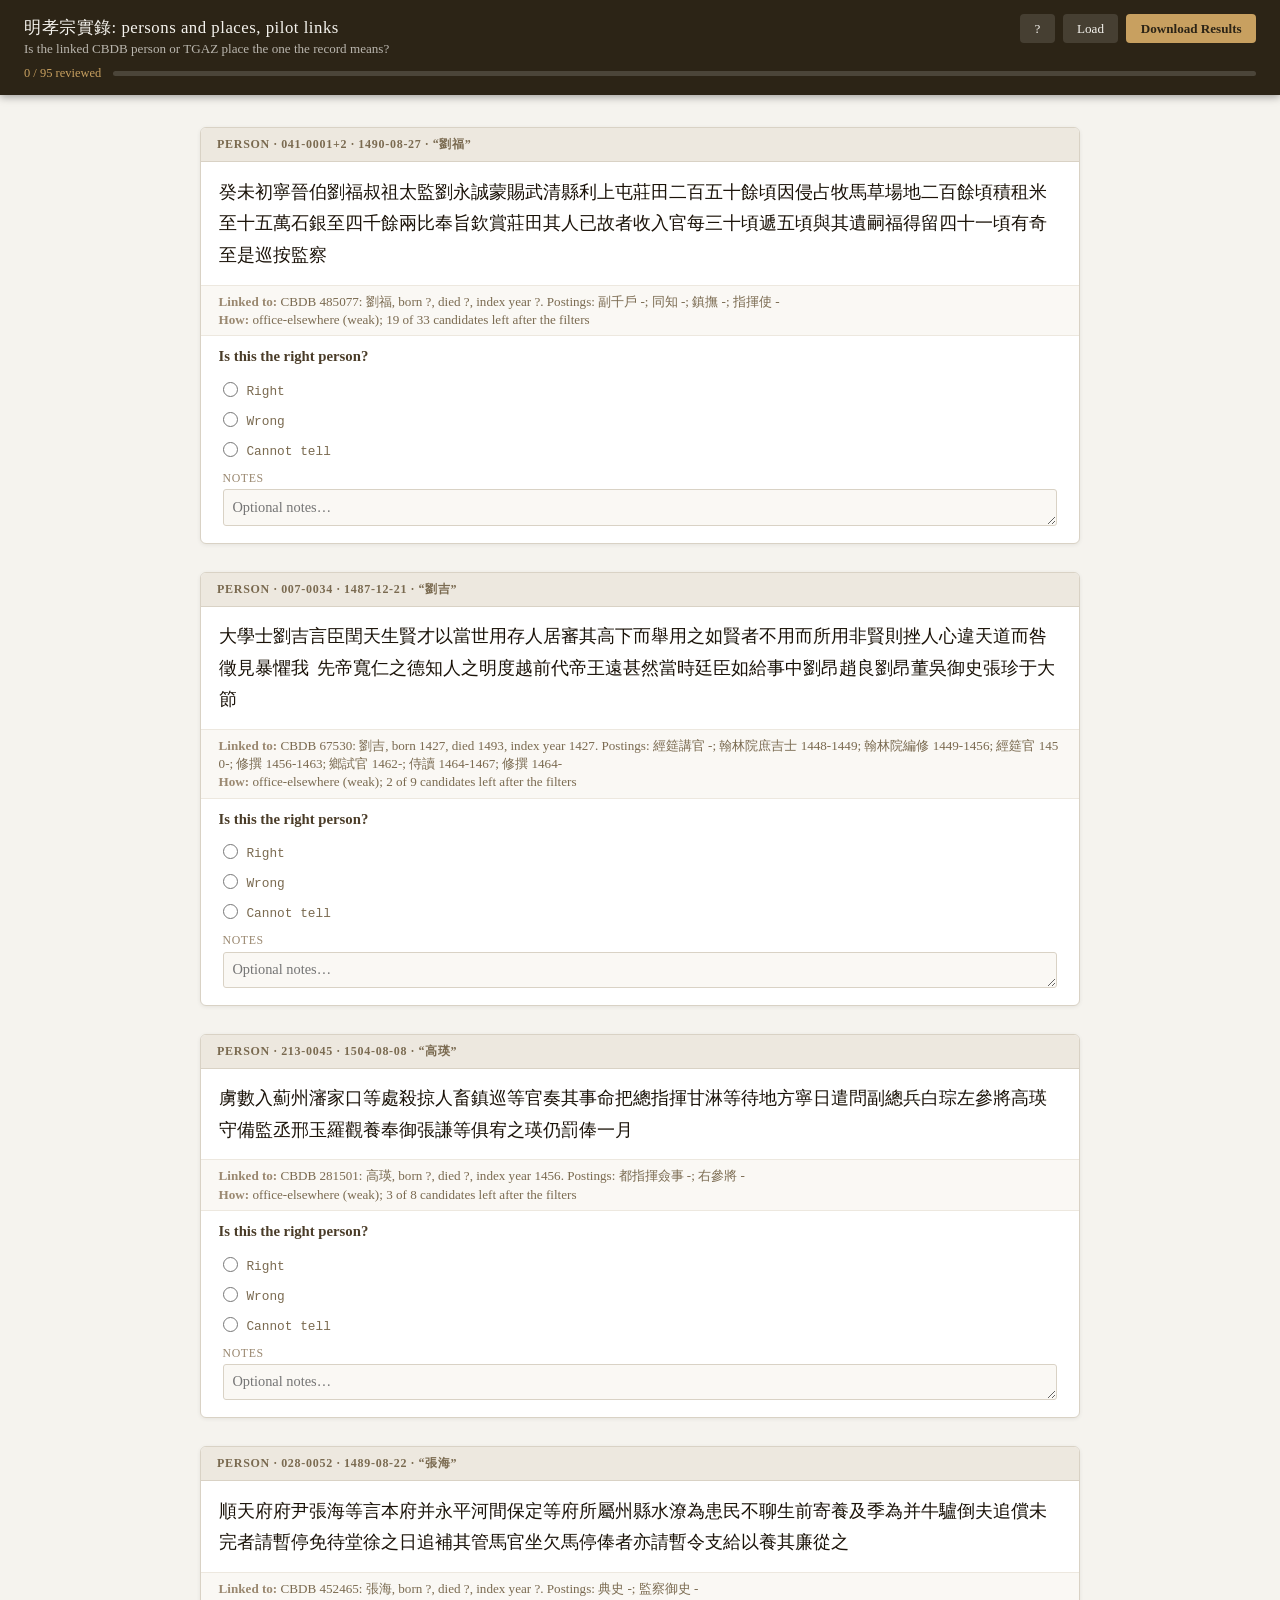
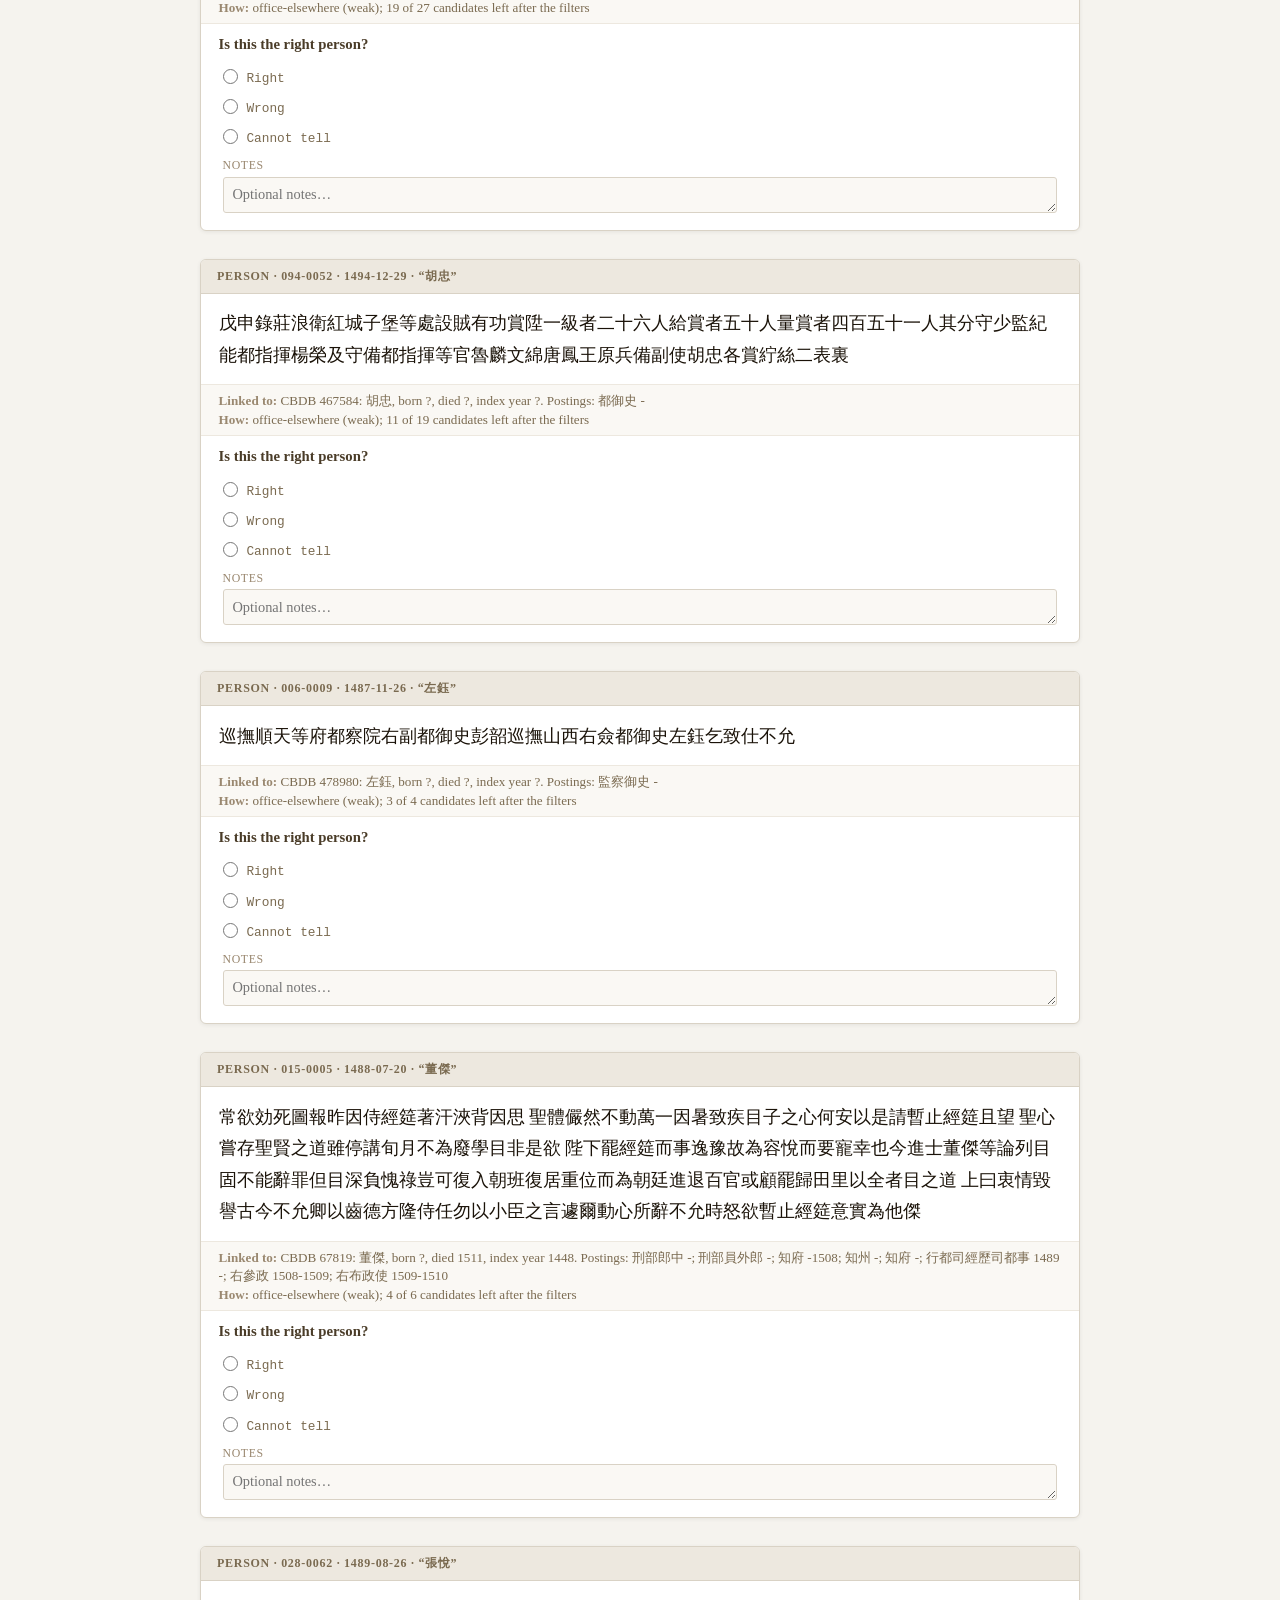
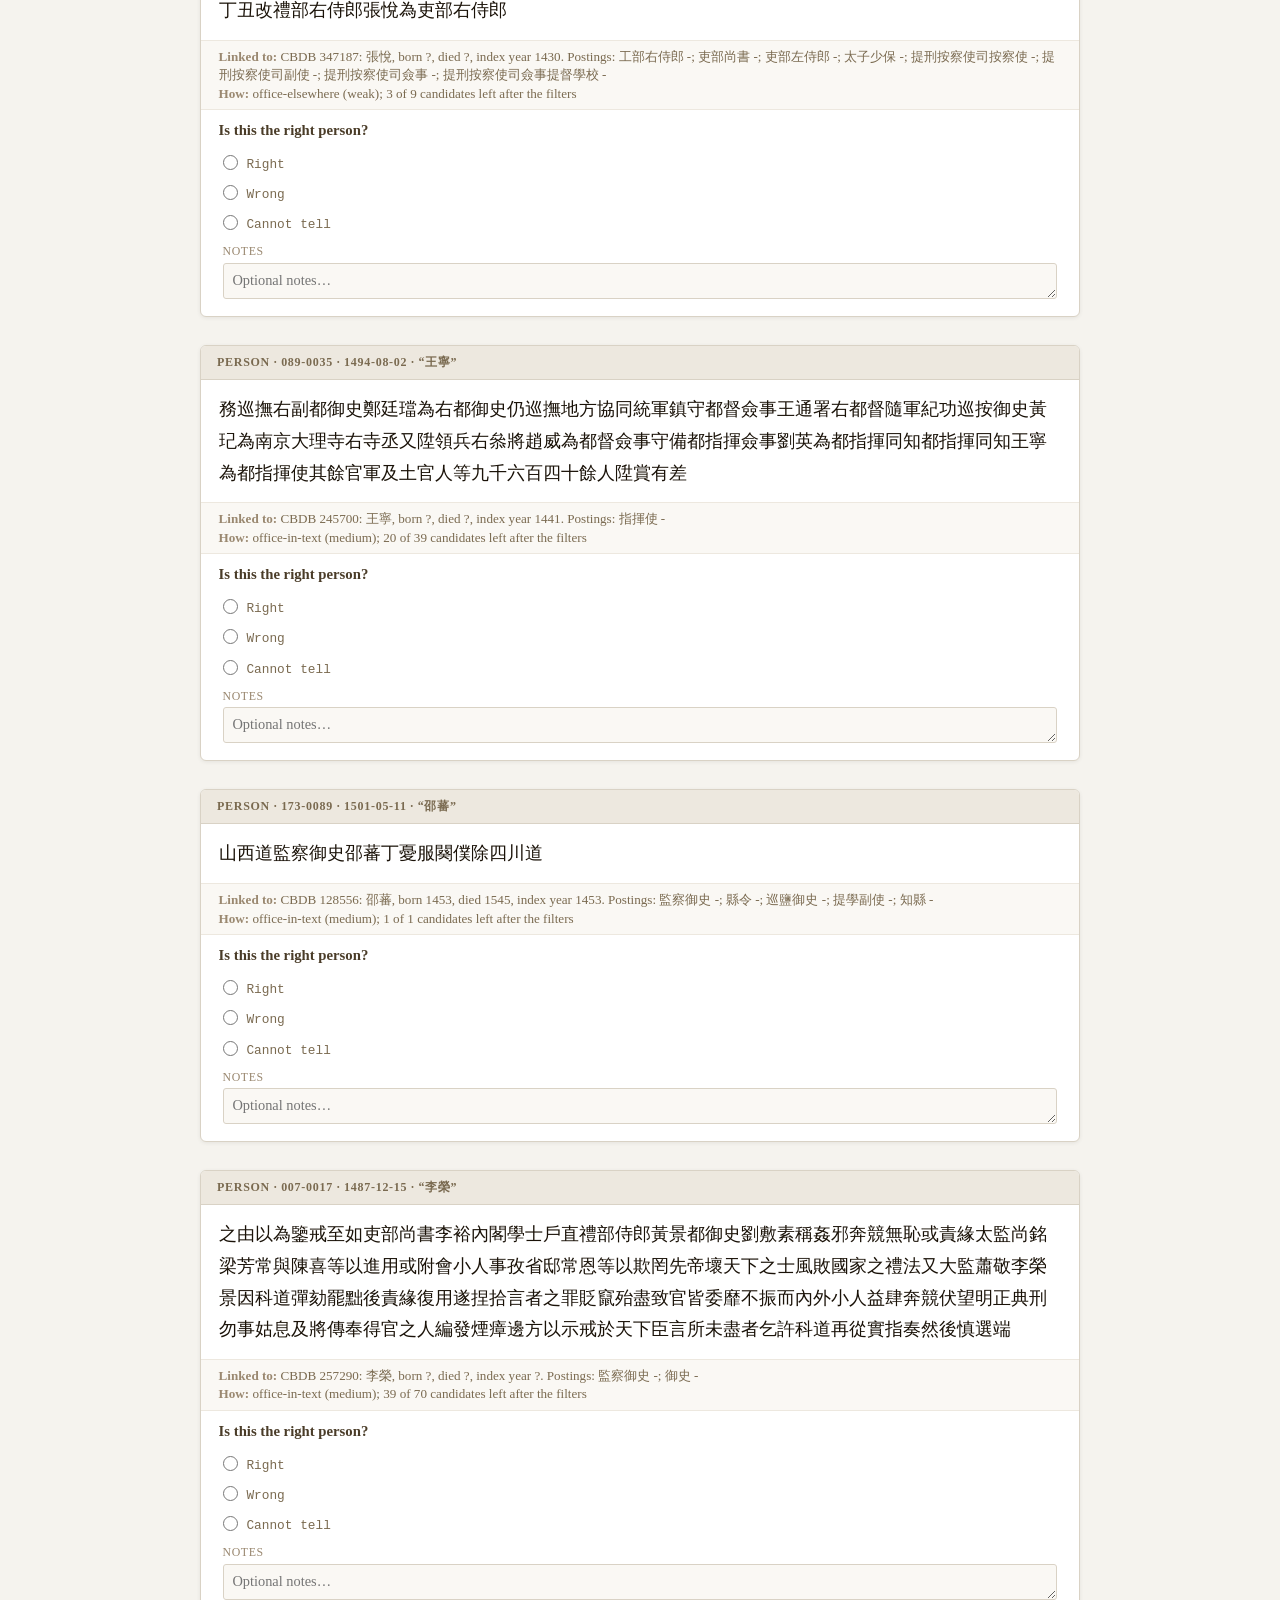
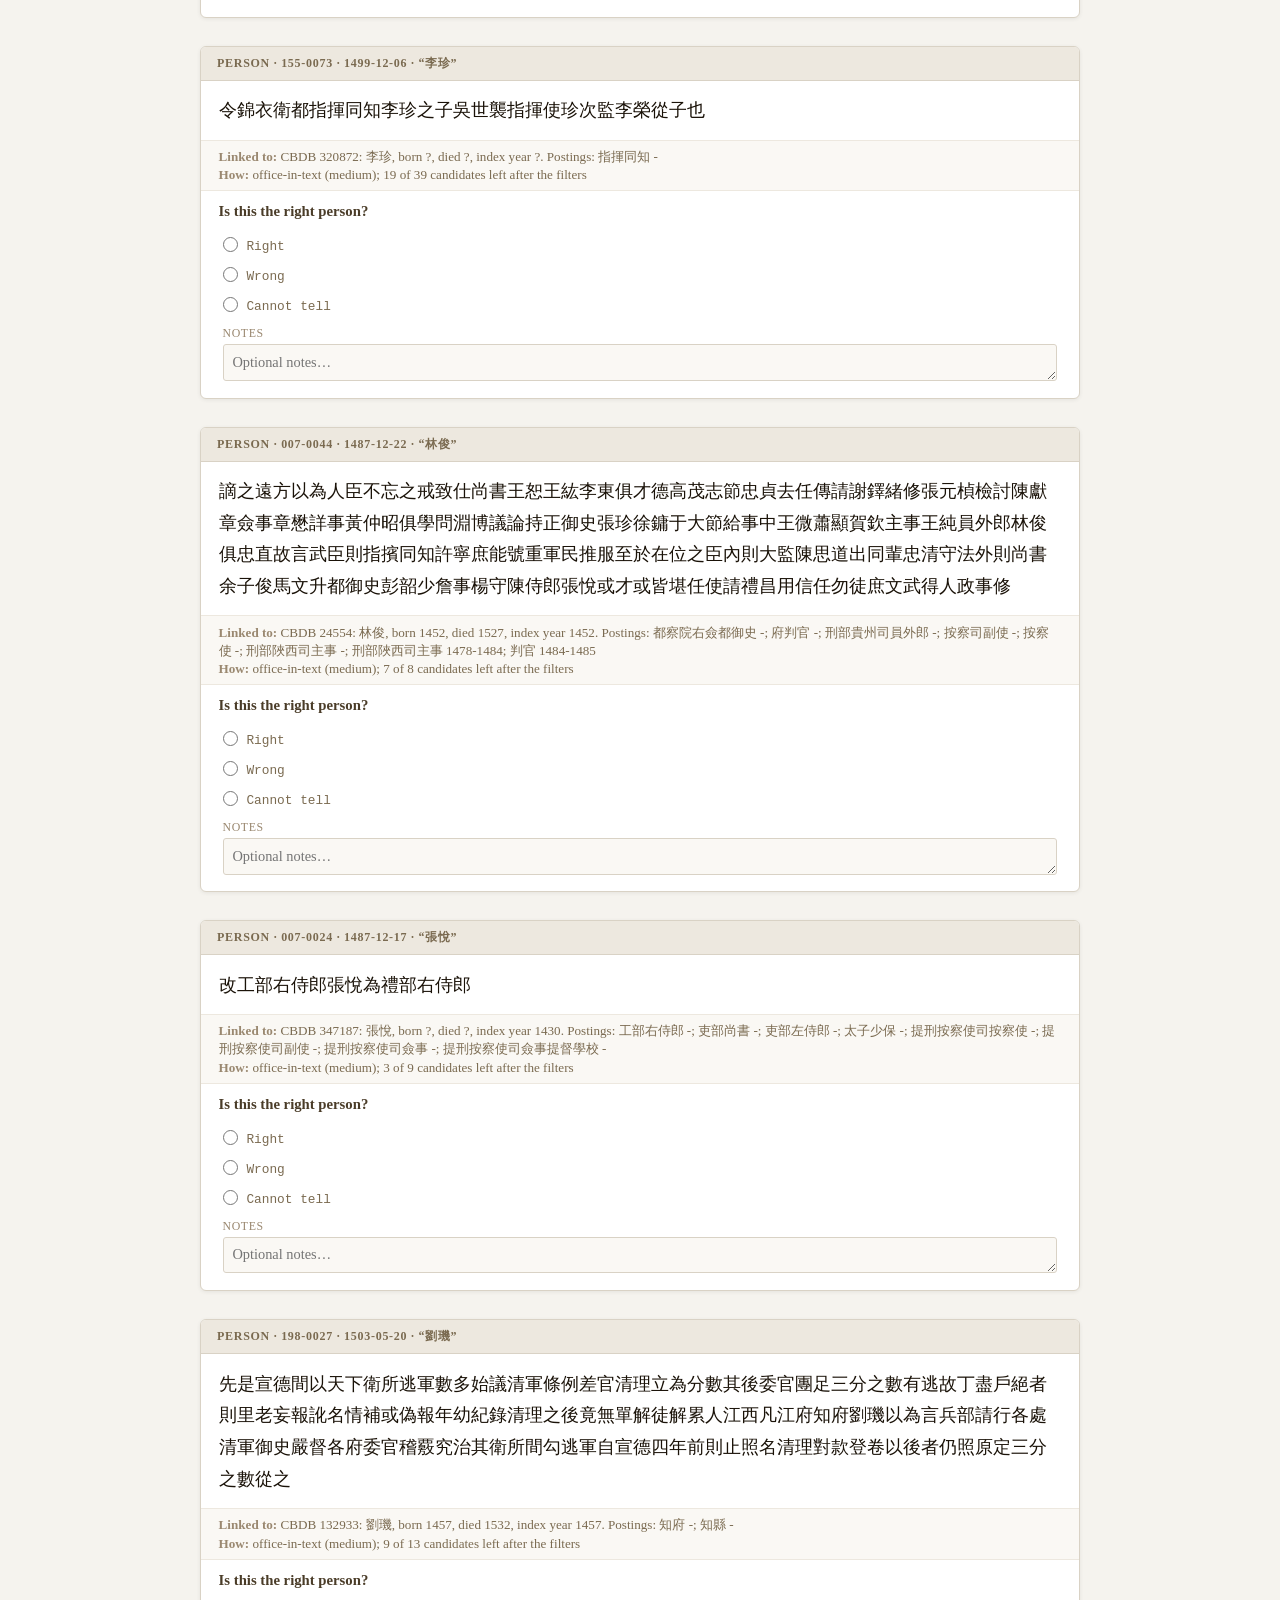
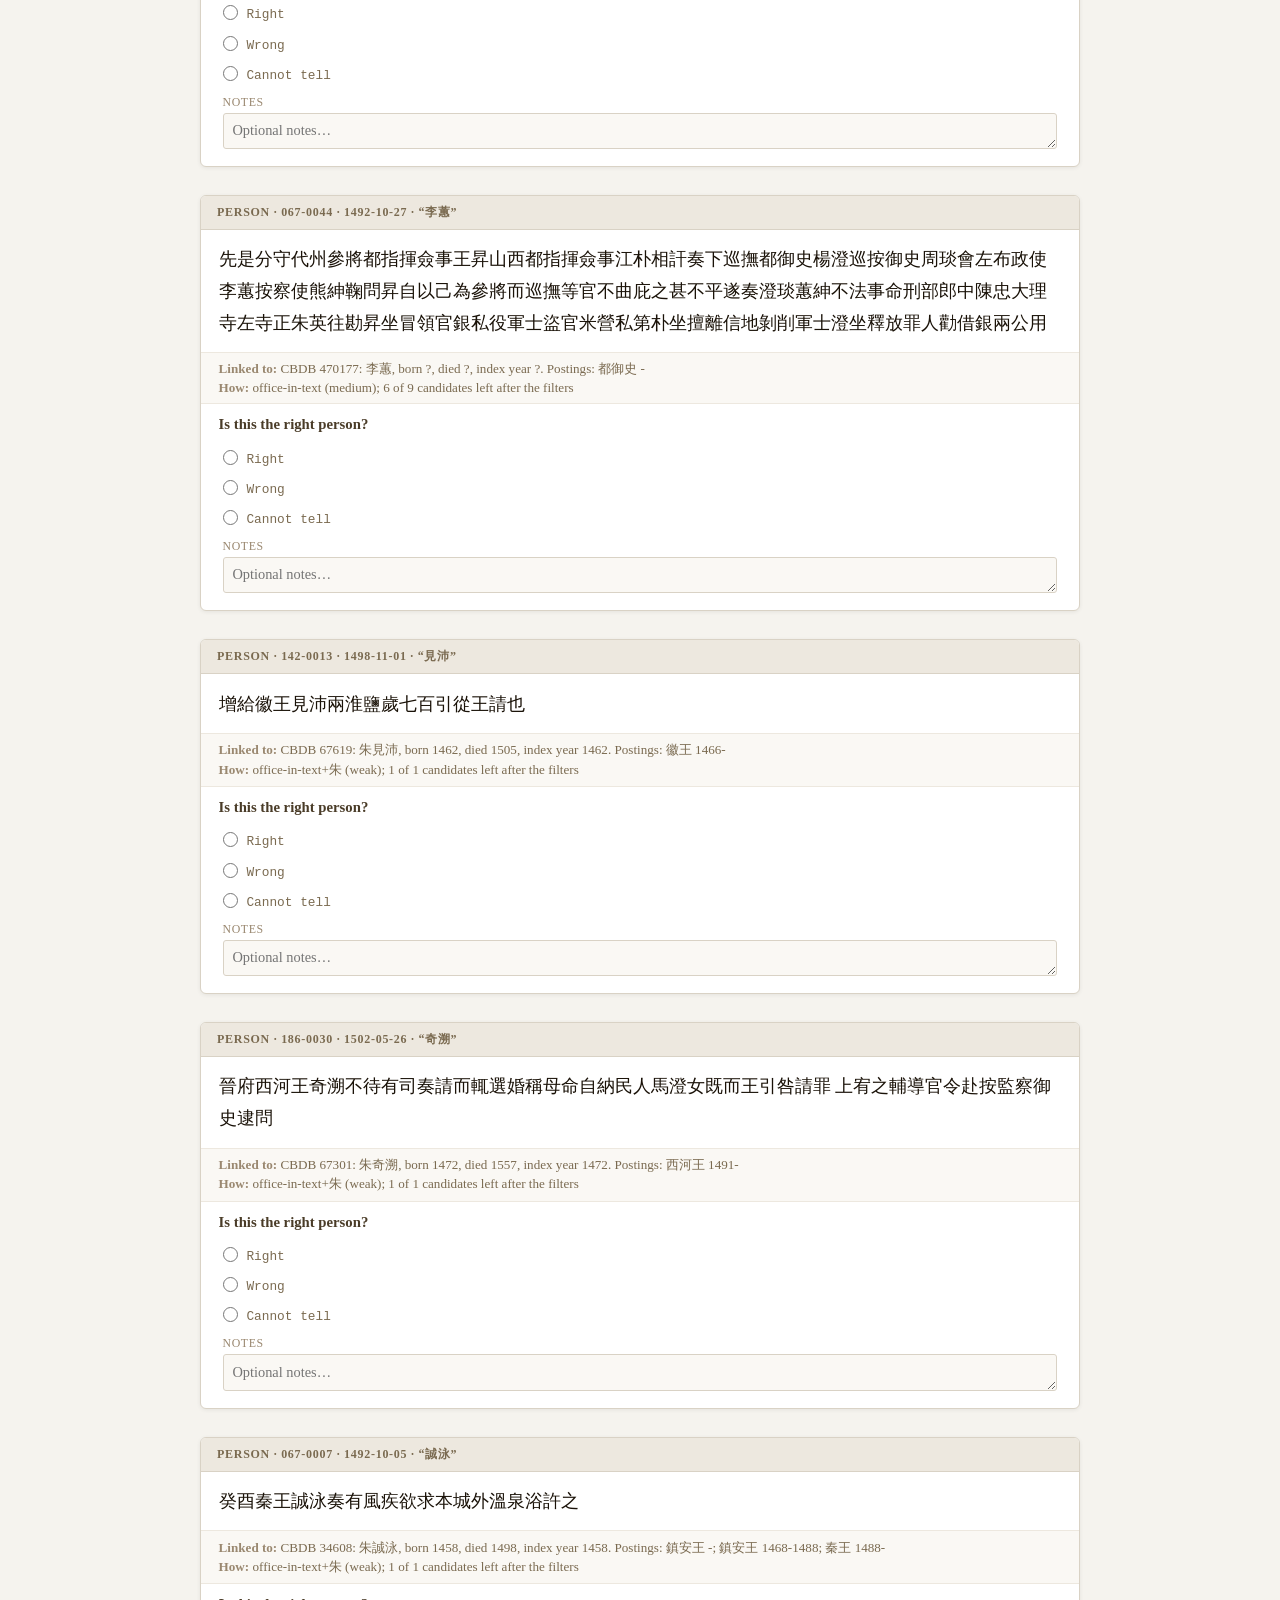
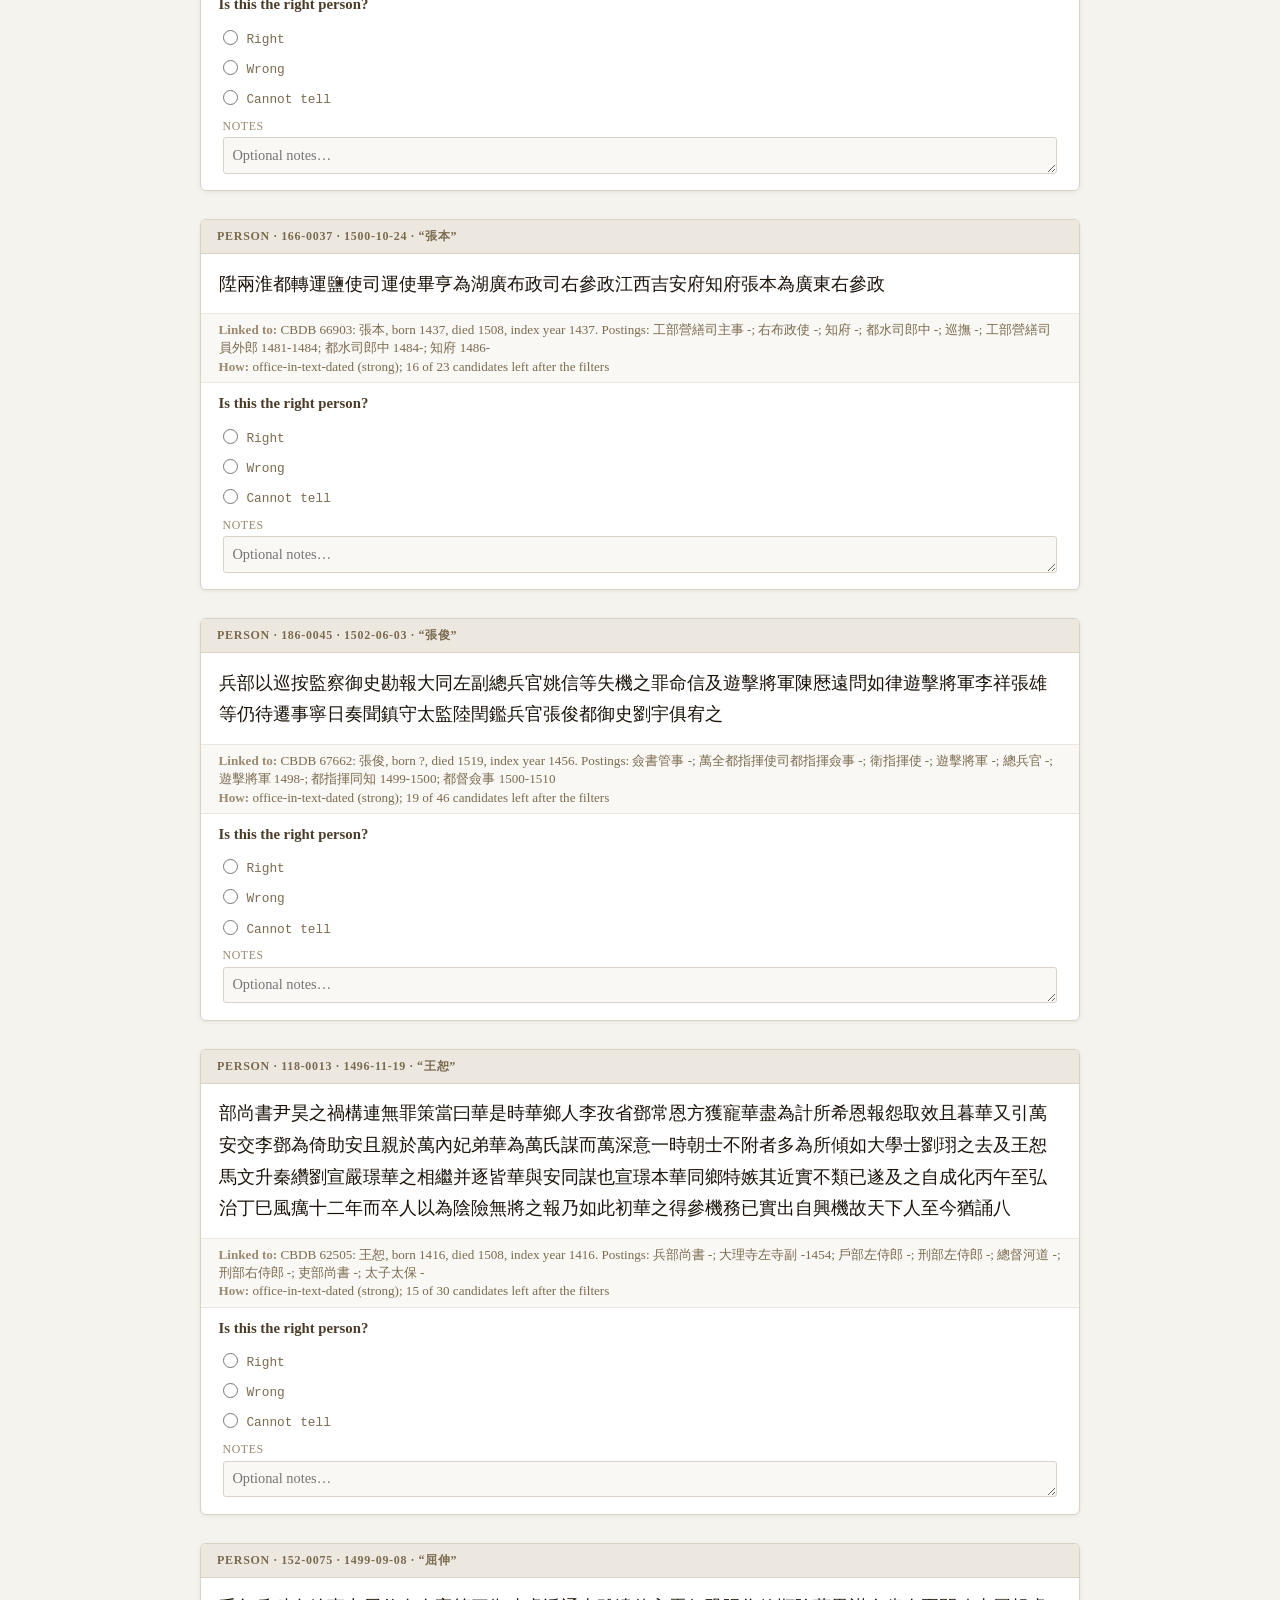
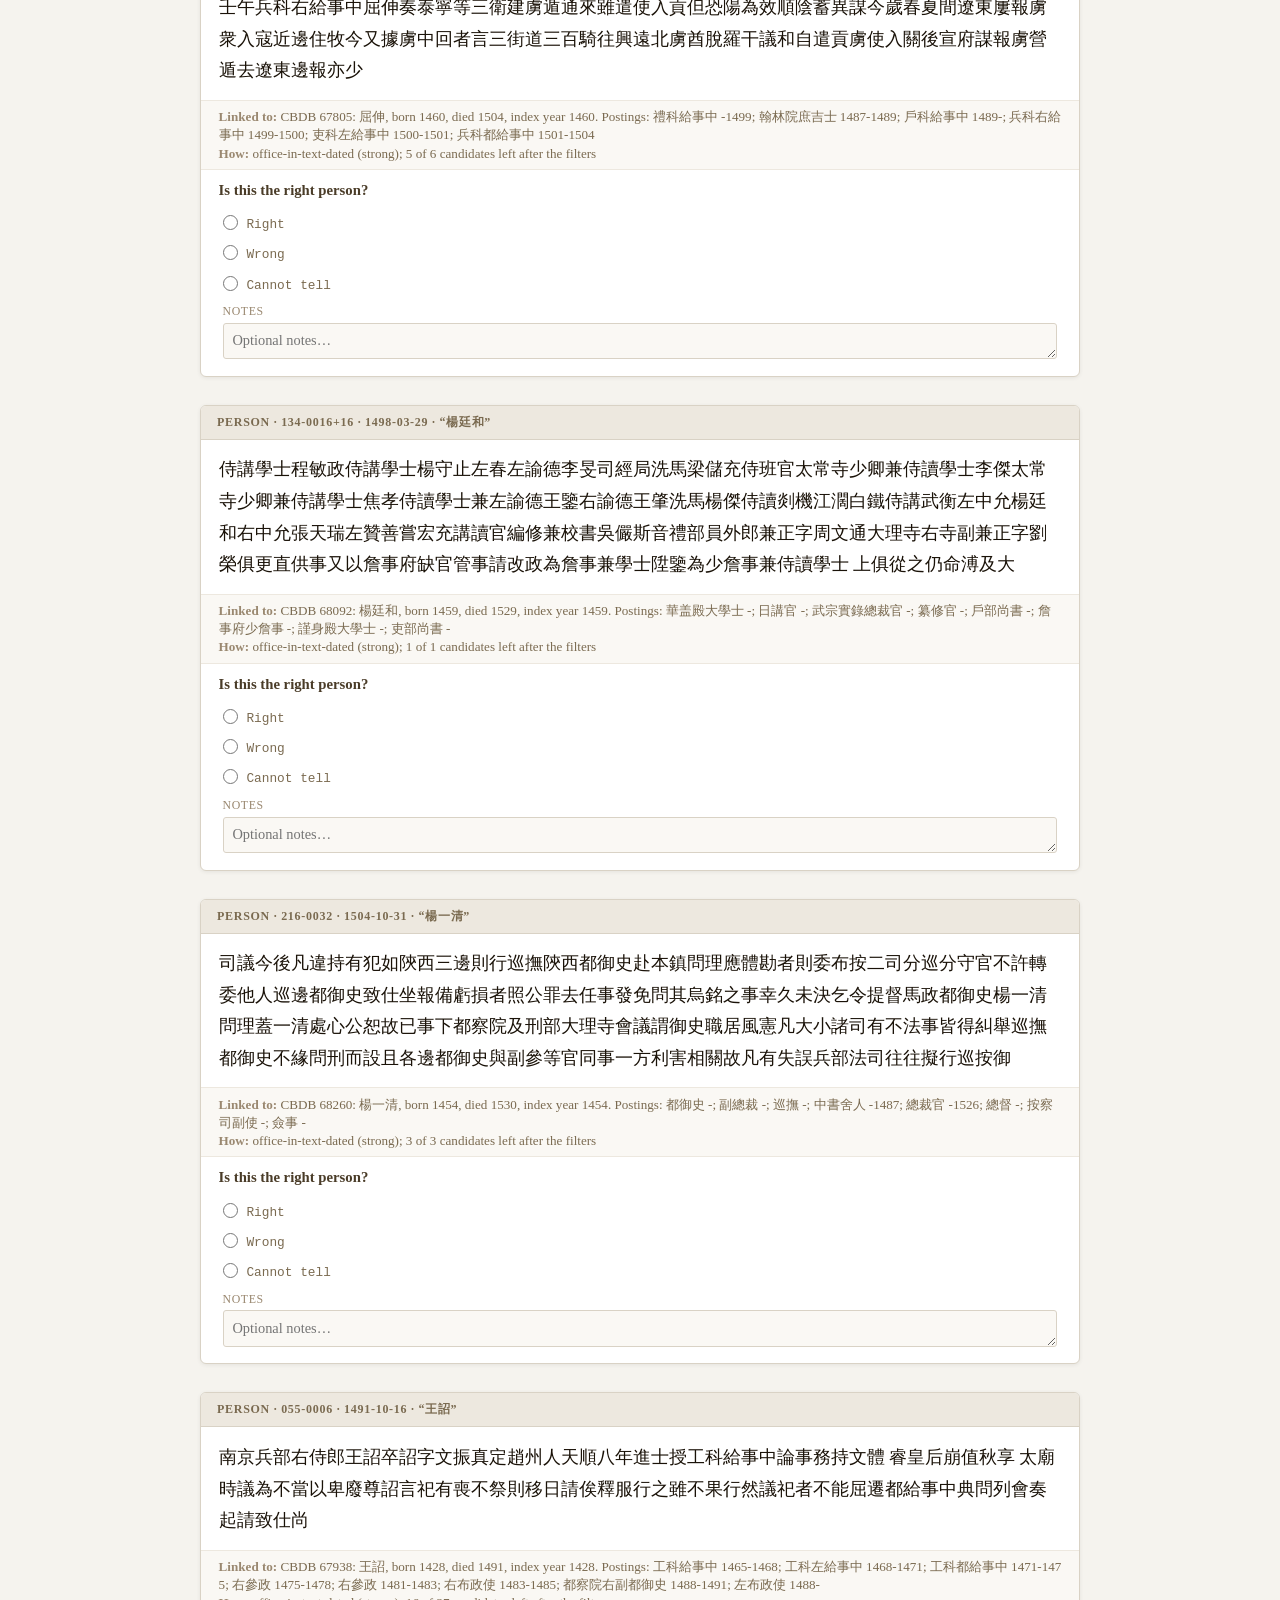
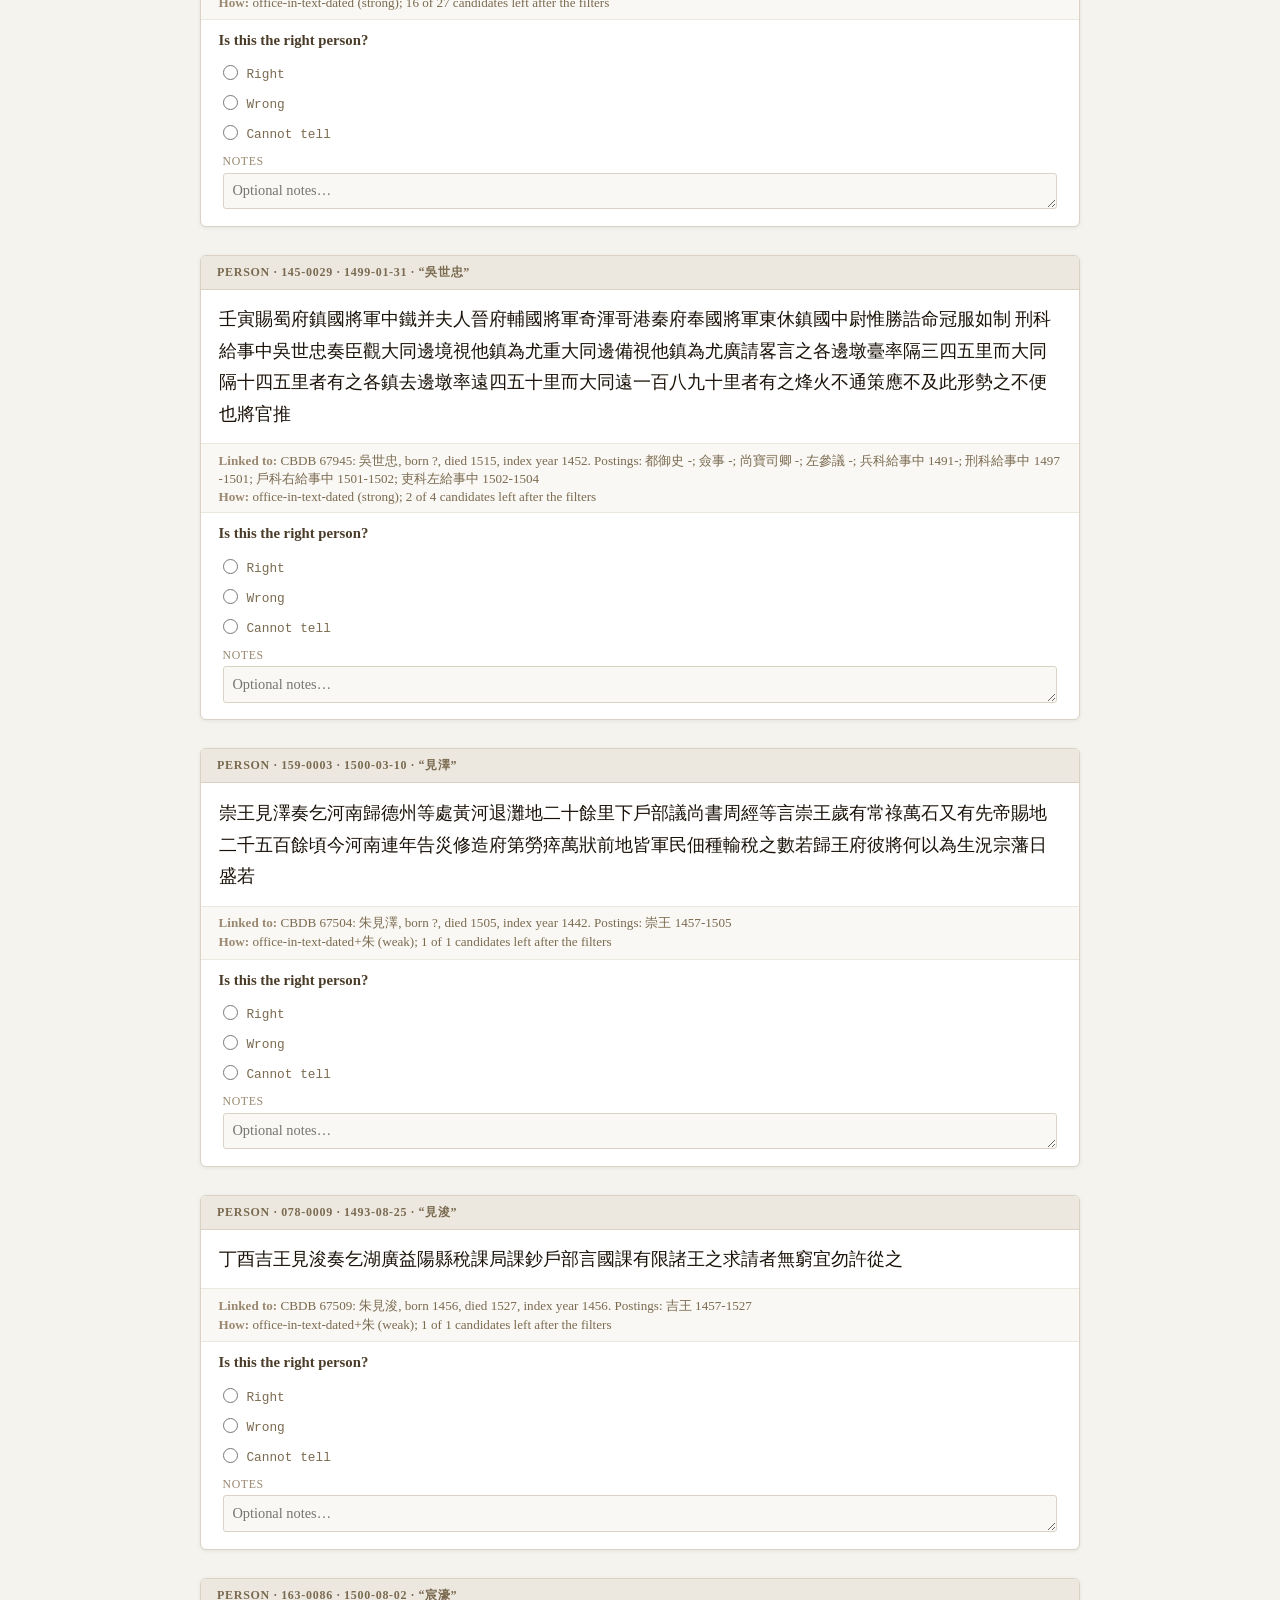
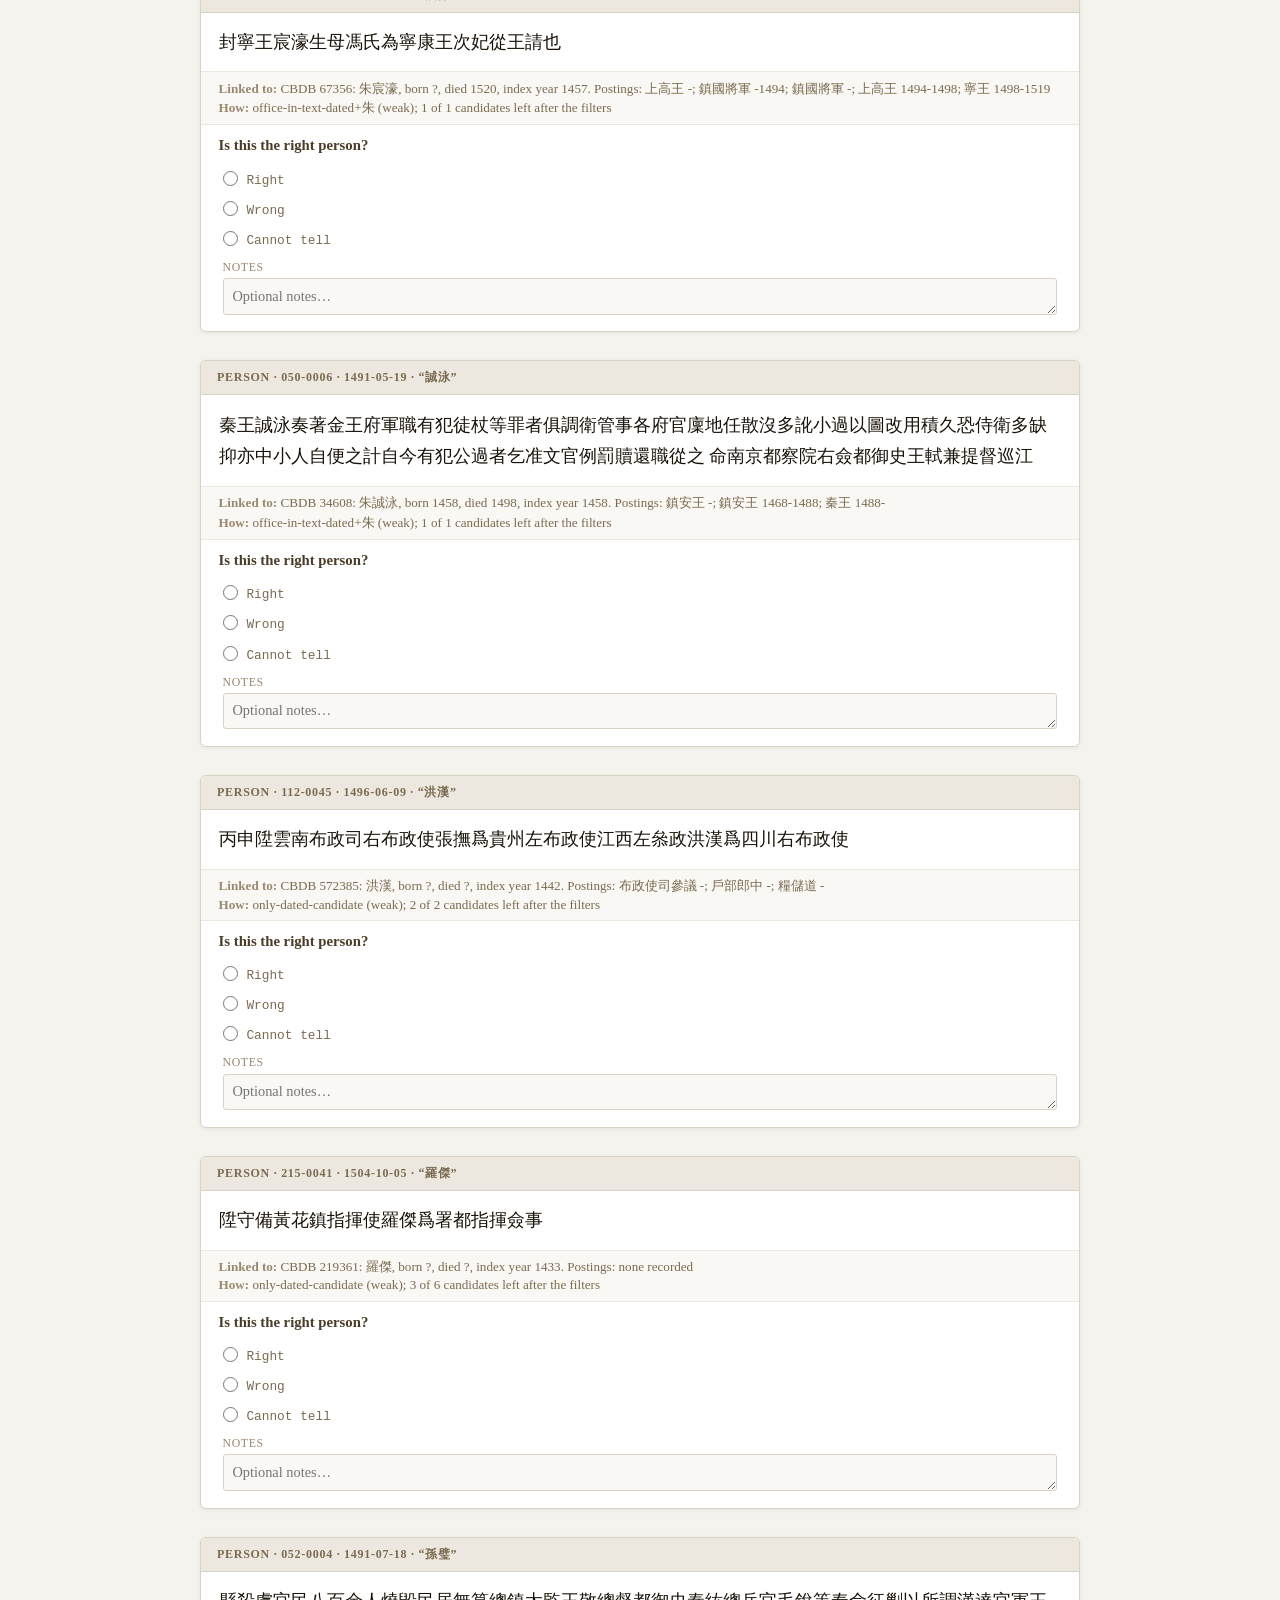
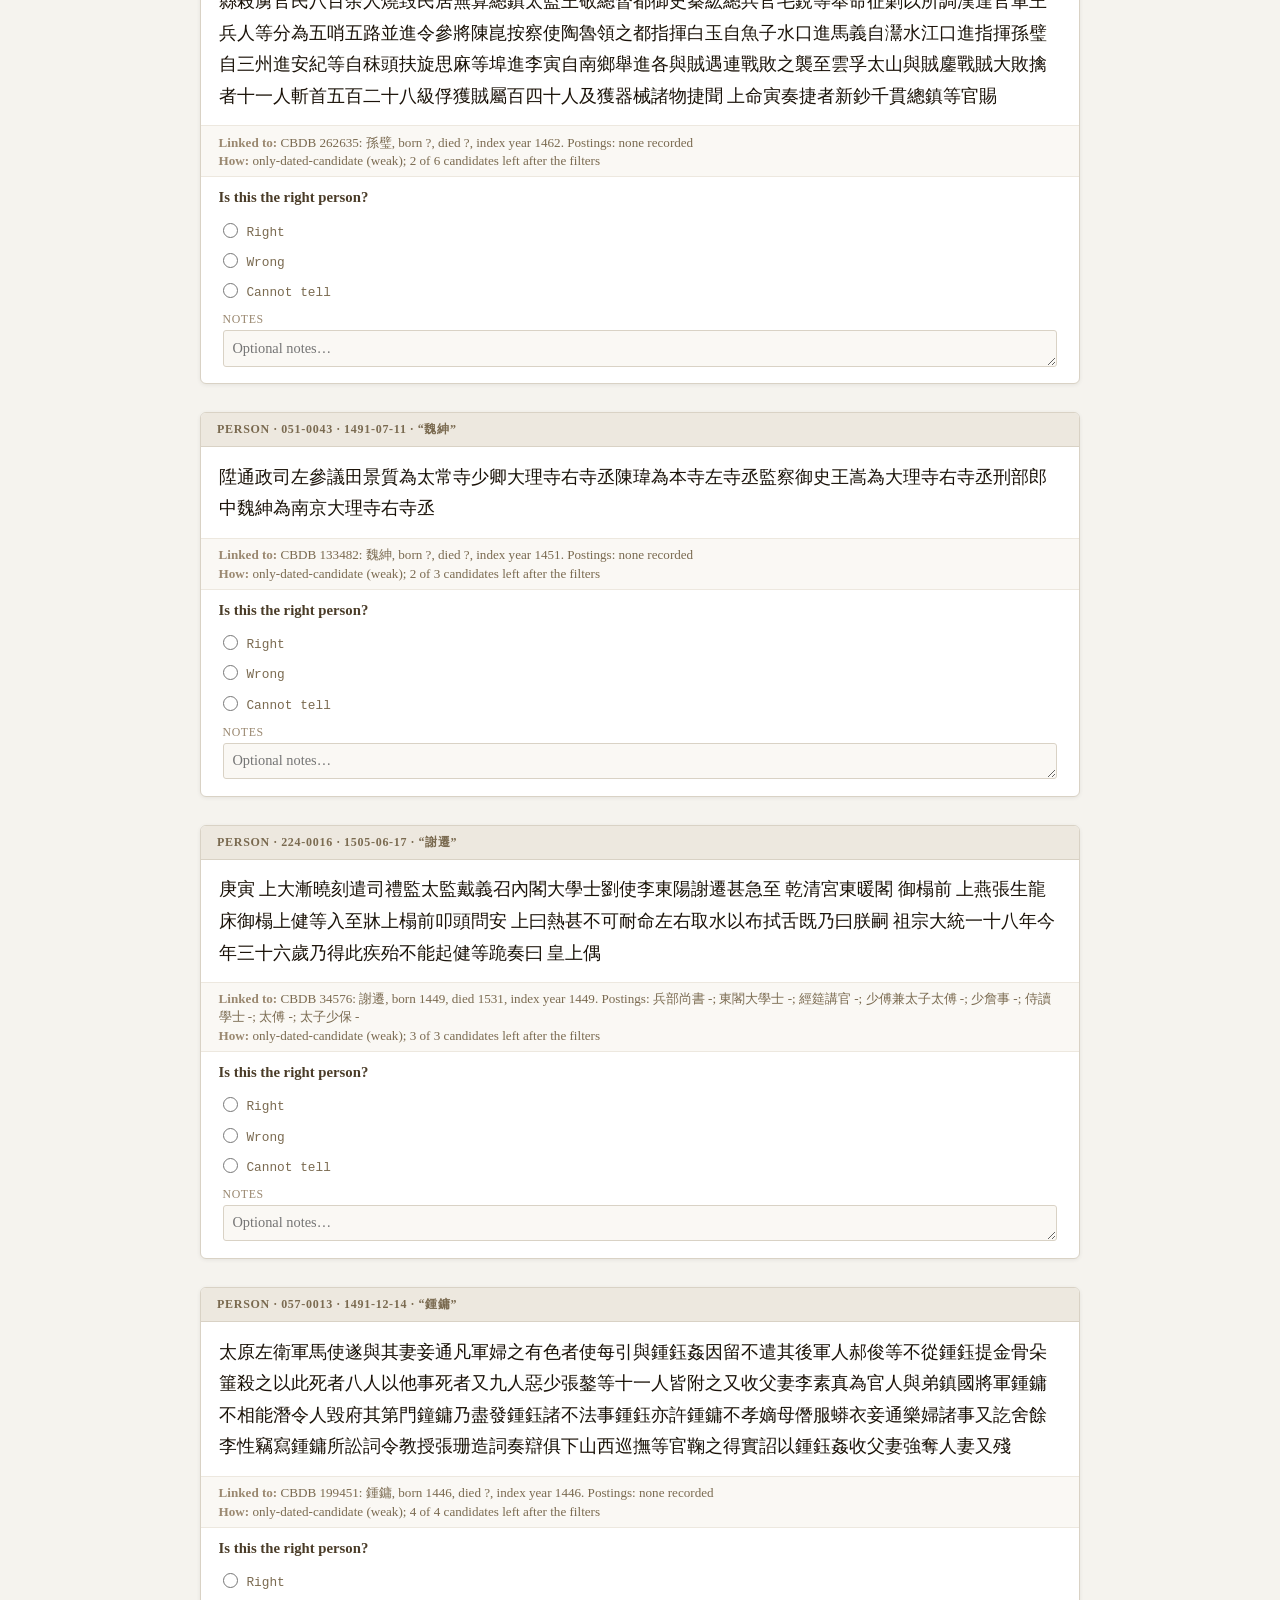
<file: downloads/09_entities_review.html>
<!DOCTYPE html>
<html lang="zh-Hant">
<head>
<meta charset="UTF-8">
<meta name="viewport" content="width=device-width, initial-scale=1.0">
<title>明孝宗實錄: persons and places, pilot links</title>
<style>
  :root{
    --bg:#f5f3ee; --ink:#2c2416; --ink-soft:#1a1208; --muted:#7a6a50; --muted2:#9a8870;
    --card:#ffffff; --line:#d9d2c5; --line-soft:#ede8df; --panel:#ede8df;
    --header-bg:#2c2416; --header-ink:#f5f3ee;
    --accent:#c8a060; --accent-hi:#dfc08a; --accent-lo:#b8945a; --accent-ink:#2c2416;
    --reviewed:#8aad6e; --mark:#fff0a0; --hover:#faf8f4;
    --score-high:#5a8a30; --score-med:#c88020; --score-low:#a06030;
    --serif:Georgia,"Times New Roman",serif; --mono:"Courier New",monospace;
  }
  *,*::before,*::after{box-sizing:border-box;}
  body{font-family:var(--serif);background:var(--bg);color:var(--ink);margin:0;padding:0;}

  header{background:var(--header-bg);color:var(--header-ink);padding:0.9rem 1.5rem;position:sticky;top:0;z-index:100;box-shadow:0 2px 8px rgba(0,0,0,0.35);}
  .header-top{display:flex;align-items:baseline;justify-content:space-between;gap:1rem;flex-wrap:wrap;}
  header h1{margin:0;font-size:1.05rem;font-weight:normal;letter-spacing:0.03em;}
  header .subtitle{margin:0.15rem 0 0;font-size:0.82rem;opacity:0.7;}
  .header-actions{display:flex;align-items:center;gap:0.5rem;flex-shrink:0;}
  .btn{background:var(--accent);color:var(--accent-ink);border:none;padding:0.4rem 0.9rem;border-radius:4px;font-size:0.82rem;font-weight:bold;font-family:var(--serif);cursor:pointer;white-space:nowrap;transition:background 0.15s;}
  .btn:hover{background:var(--accent-hi);}
  .btn:active{background:var(--accent-lo);}
  .btn.ghost{background:rgba(255,255,255,0.12);color:var(--header-ink);font-weight:normal;}
  .btn.ghost:hover{background:rgba(255,255,255,0.22);}
  .header-progress-row{display:flex;align-items:center;gap:0.75rem;margin-top:0.55rem;}
  #progress-counter{font-size:0.78rem;color:var(--accent);white-space:nowrap;flex-shrink:0;}
  #progress-bar-wrap{flex:1;height:5px;background:rgba(255,255,255,0.15);border-radius:3px;overflow:hidden;}
  #progress-bar{height:100%;width:0%;background:var(--accent);border-radius:3px;transition:width 0.25s ease;}

  main{max-width:920px;margin:2rem auto;padding:0 1.25rem 5rem;}

  .entry{background:var(--card);border:1px solid var(--line);border-radius:6px;margin-bottom:1.75rem;overflow:hidden;box-shadow:0 1px 4px rgba(0,0,0,0.07);transition:box-shadow 0.2s,border-color 0.2s;scroll-margin-top:6.5rem;}
  .entry.reviewed{border-color:var(--reviewed);box-shadow:0 1px 4px rgba(80,140,60,0.18);}
  .entry.kbd-focus{box-shadow:0 0 0 2px var(--accent),0 1px 8px rgba(0,0,0,0.12);}

  .entry-header{background:var(--panel);padding:0.5rem 1rem;display:flex;align-items:center;gap:0.75rem;border-bottom:1px solid var(--line);}
  .entry-num{font-size:0.75rem;font-weight:bold;color:var(--muted);text-transform:uppercase;letter-spacing:0.06em;white-space:nowrap;}
  .reviewed-badge{font-size:0.7rem;background:var(--reviewed);color:#fff;border-radius:20px;padding:0.1rem 0.6rem;font-weight:bold;letter-spacing:0.04em;display:none;}
  .entry.reviewed .reviewed-badge{display:inline-block;}

  .source{padding:0.9rem 1.1rem 0.8rem;font-size:1.1rem;line-height:1.8;color:var(--ink-soft);border-bottom:1px solid var(--line-soft);}
  .context{padding:0.35rem 1.1rem;font-size:0.82rem;color:var(--muted);background:var(--hover);border-bottom:1px solid var(--line-soft);}
  .context .ctx-row{margin:0.1rem 0;}
  .context .ctx-label{font-weight:bold;color:var(--muted2);}

  .question{padding:0.6rem 0.85rem 0.7rem;border-bottom:1px solid var(--line-soft);}
  .question:last-child{border-bottom:none;}
  .q-prompt{font-size:0.92rem;font-weight:bold;color:#4a3c28;margin:0 0 0.4rem;padding:0.15rem 0.25rem;}
  .question.reviewed .q-prompt{color:var(--reviewed);}

  .cand-list{list-style:none;margin:0;padding:0;}
  .cand{display:flex;align-items:baseline;gap:0.55rem;cursor:pointer;padding:0.35rem 0.5rem;border-radius:4px;transition:background 0.12s;margin:0;}
  .cand:hover{background:var(--hover);}
  .cand input{flex-shrink:0;margin:0;width:15px;height:15px;accent-color:var(--accent-lo);cursor:pointer;position:relative;top:2px;}
  .cand-id{font-family:var(--mono);font-size:0.8rem;color:var(--muted);white-space:nowrap;flex-shrink:0;}
  .cand-main{flex:1;min-width:0;}
  .cand-title{font-size:0.97rem;color:var(--ink);line-height:1.4;}
  .cand-excerpt{font-size:0.88rem;color:var(--ink);line-height:1.55;}
  .cand-reason{margin-top:0.2rem;font-size:0.78rem;color:var(--muted);font-style:italic;}
  .cand-score{font-size:0.78rem;white-space:nowrap;flex-shrink:0;}
  .score-high{color:var(--score-high);} .score-med{color:var(--score-med);} .score-low{color:var(--score-low);}
  mark{background:var(--mark);color:inherit;border-radius:2px;padding:0 1px;}

  .none-row{margin-top:0.2rem;border-top:1px dashed var(--line);padding-top:0.35rem;}
  .none-row .cand-title{font-style:italic;color:var(--muted);}
  .none-row:hover{background:#fdf2ef;}

  .no-candidates{font-style:italic;color:var(--muted2);font-size:0.88rem;margin:0.3rem 0.5rem;}

  details.excluded{margin:0.3rem 0.25rem 0;}
  details.excluded>summary{font-size:0.78rem;color:var(--muted2);cursor:pointer;user-select:none;padding:0.25rem 0.25rem;list-style:none;}
  details.excluded>summary::-webkit-details-marker{display:none;}
  details.excluded>summary::before{content:"\25B8\00a0";color:var(--muted2);}
  details.excluded[open]>summary::before{content:"\25BE\00a0";}
  details.excluded .cand{opacity:0.75;}
  details.excluded .cand-title,details.excluded .cand-excerpt{color:var(--muted);}

  .rating-row{display:flex;flex-wrap:wrap;gap:0.4rem;padding:0.2rem 0.4rem;}
  .rate-btn,.bool-btn{font-family:var(--serif);font-size:0.9rem;border:1px solid var(--line);background:var(--card);color:var(--ink);border-radius:4px;padding:0.35rem 0.85rem;cursor:pointer;transition:all 0.12s;min-width:2.4rem;}
  .rate-btn:hover,.bool-btn:hover{border-color:var(--accent);background:var(--hover);}
  .rate-btn.active{background:var(--accent);border-color:var(--accent-lo);color:var(--accent-ink);font-weight:bold;}
  .bool-btn.active-yes{background:var(--reviewed);border-color:var(--reviewed);color:#fff;font-weight:bold;}
  .bool-btn.active-no{background:#c0603a;border-color:#a04a28;color:#fff;font-weight:bold;}
  .rate-caption{font-size:0.76rem;color:var(--muted);padding:0.1rem 0.5rem 0;}

  .text-answer,.notes-input{width:100%;font-family:var(--serif);font-size:0.9rem;color:var(--ink);border:1px solid var(--line);border-radius:3px;padding:0.4rem 0.55rem;background:var(--hover);resize:vertical;line-height:1.5;}
  .text-answer:focus,.notes-input:focus{outline:none;border-color:var(--accent);}
  .notes-wrap{padding:0.4rem 0.5rem 0.1rem;}
  .notes-label{font-size:0.74rem;color:var(--muted2);text-transform:uppercase;letter-spacing:0.05em;margin-bottom:0.2rem;}

  #restore-banner{display:none;max-width:920px;margin:1rem auto -0.5rem;padding:0.55rem 1rem;background:#fbf3df;border:1px solid var(--accent);border-radius:5px;font-size:0.84rem;color:var(--ink);align-items:center;gap:0.75rem;}
  #restore-banner.show{display:flex;}
  #restore-banner .spacer{flex:1;}
  .link-btn{background:none;border:none;color:var(--accent-lo);text-decoration:underline;cursor:pointer;font-family:var(--serif);font-size:0.84rem;padding:0;}

  #help-overlay{display:none;position:fixed;inset:0;background:rgba(20,16,8,0.55);z-index:200;align-items:center;justify-content:center;}
  #help-overlay.show{display:flex;}
  .help-card{background:var(--card);color:var(--ink);max-width:440px;width:90%;border-radius:8px;padding:1.3rem 1.5rem;box-shadow:0 8px 40px rgba(0,0,0,0.4);}
  .help-card h2{margin:0 0 0.8rem;font-size:1.05rem;font-weight:normal;}
  .help-card table{width:100%;border-collapse:collapse;font-size:0.86rem;}
  .help-card td{padding:0.25rem 0.3rem;border-bottom:1px solid var(--line-soft);vertical-align:top;}
  .help-card kbd{font-family:var(--mono);background:var(--panel);border:1px solid var(--line);border-radius:3px;padding:0.05rem 0.4rem;font-size:0.8rem;}
  .help-close{margin-top:1rem;}
</style>
</head>
<body>

<header>
  <div class="header-top">
    <div>
      <h1 id="doc-title"></h1>
      <p class="subtitle" id="doc-subtitle"></p>
    </div>
    <div class="header-actions">
      <button class="btn ghost" id="help-btn" title="Keyboard shortcuts (?)">?</button>
      <button class="btn ghost" id="load-btn" title="Load a previously downloaded results file">Load</button>
      <button class="btn" id="download-btn">Download Results</button>
      <input type="file" id="load-input" accept="application/json,.json" style="display:none">
    </div>
  </div>
  <div class="header-progress-row">
    <span id="progress-counter">0 / 0 reviewed</span>
    <div id="progress-bar-wrap"><div id="progress-bar"></div></div>
  </div>
</header>

<div id="restore-banner">
  <span id="restore-text">Restored your in-progress review from this browser.</span>
  <span class="spacer"></span>
  <button class="link-btn" id="restore-discard">Start over</button>
</div>

<main id="root"></main>

<div id="help-overlay">
  <div class="help-card">
    <h2>Keyboard shortcuts</h2>
    <table>
      <tr><td><kbd>j</kbd> / <kbd>&darr;</kbd></td><td>Next question</td></tr>
      <tr><td><kbd>k</kbd> / <kbd>&uarr;</kbd></td><td>Previous question</td></tr>
      <tr><td><kbd>1</kbd>&ndash;<kbd>9</kbd></td><td>Select / toggle the Nth option (or rating)</td></tr>
      <tr><td><kbd>n</kbd></td><td>Toggle &ldquo;None of the above&rdquo;</td></tr>
      <tr><td><kbd>?</kbd></td><td>Toggle this help</td></tr>
      <tr><td><kbd>Esc</kbd></td><td>Close help</td></tr>
    </table>
    <p style="font-size:0.78rem;color:var(--muted);margin:0.8rem 0 0;">Your progress is saved automatically in this browser. Use <b>Download Results</b> to export, and <b>Load</b> to resume from a downloaded file.</p>
    <button class="btn help-close" id="help-close">Close</button>
  </div>
</div>

<script>
"use strict";
const CONFIG = {"title": "明孝宗實錄: persons and places, pilot links", "subtitle": "Is the linked CBDB person or TGAZ place the one the record means?", "lang": "zh-Hant", "cjk": true, "result_filename": "entities_review_results_full.json", "storage_key": "xiaozong-entities-full-20261113"};
const DATA = [{"id": "person|041-0001+2|福|485077", "heading": "person · 041-0001+2 · 1490-08-27 · “劉福”", "source": "癸未初寧晉伯劉福叔祖太監劉永誠蒙賜武清縣利上屯莊田二百五十餘頃因侵占牧馬草場地二百餘頃積租米至十五萬石銀至四千餘兩比奉旨欽賞莊田其人已故者收入官每三十頃遞五頃與其遺嗣福得留四十一頃有奇至是巡按監察", "source_html": true, "context": [{"label": "Linked to", "value": "CBDB 485077: 劉福, born ?, died ?, index year ?. Postings: 副千戶 -; 同知 -; 鎮撫 -; 指揮使 -"}, {"label": "How", "value": "office-elsewhere (weak); 19 of 33 candidates left after the filters"}], "questions": [{"id": "q1", "type": "single", "prompt": "Is this the right person?", "notes": true, "candidates": [{"id": "right", "label": "Right"}, {"id": "wrong", "label": "Wrong"}, {"id": "cannot-tell", "label": "Cannot tell"}]}]}, {"id": "person|007-0034|劉吉|67530", "heading": "person · 007-0034 · 1487-12-21 · “劉吉”", "source": "大學士劉吉言臣閏天生賢才以當世用存人居審其高下而舉用之如賢者不用而所用非賢則挫人心違天道而咎徵見暴懼我  先帝寬仁之德知人之明度越前代帝王遠甚然當時廷臣如給事中劉昂趙良劉昂董吳御史張珍于大節", "source_html": true, "context": [{"label": "Linked to", "value": "CBDB 67530: 劉吉, born 1427, died 1493, index year 1427. Postings: 經筵講官 -; 翰林院庶吉士 1448-1449; 翰林院編修 1449-1456; 經筵官 1450-; 修撰 1456-1463; 鄉試官 1462-; 侍讀 1464-1467; 修撰 1464-"}, {"label": "How", "value": "office-elsewhere (weak); 2 of 9 candidates left after the filters"}], "questions": [{"id": "q1", "type": "single", "prompt": "Is this the right person?", "notes": true, "candidates": [{"id": "right", "label": "Right"}, {"id": "wrong", "label": "Wrong"}, {"id": "cannot-tell", "label": "Cannot tell"}]}]}, {"id": "person|213-0045|高瑛|281501", "heading": "person · 213-0045 · 1504-08-08 · “高瑛”", "source": "虜數入薊州瀋家口等處殺掠人畜鎮巡等官奏其事命把總指揮甘淋等待地方寧日遣問副總兵白琮左參將高瑛守備監丞邢玉羅觀養奉御張謙等俱宥之瑛仍罰俸一月", "source_html": true, "context": [{"label": "Linked to", "value": "CBDB 281501: 高瑛, born ?, died ?, index year 1456. Postings: 都指揮僉事 -; 右參將 -"}, {"label": "How", "value": "office-elsewhere (weak); 3 of 8 candidates left after the filters"}], "questions": [{"id": "q1", "type": "single", "prompt": "Is this the right person?", "notes": true, "candidates": [{"id": "right", "label": "Right"}, {"id": "wrong", "label": "Wrong"}, {"id": "cannot-tell", "label": "Cannot tell"}]}]}, {"id": "person|028-0052|張海|452465", "heading": "person · 028-0052 · 1489-08-22 · “張海”", "source": "順天府府尹張海等言本府并永平河間保定等府所屬州縣水潦為患民不聊生前寄養及季為并牛驢倒夫追償未完者請暫停免待堂徐之日追補其管馬官坐欠馬停俸者亦請暫令支給以養其廉從之", "source_html": true, "context": [{"label": "Linked to", "value": "CBDB 452465: 張海, born ?, died ?, index year ?. Postings: 典史 -; 監察御史 -"}, {"label": "How", "value": "office-elsewhere (weak); 19 of 27 candidates left after the filters"}], "questions": [{"id": "q1", "type": "single", "prompt": "Is this the right person?", "notes": true, "candidates": [{"id": "right", "label": "Right"}, {"id": "wrong", "label": "Wrong"}, {"id": "cannot-tell", "label": "Cannot tell"}]}]}, {"id": "person|094-0052|胡忠|467584", "heading": "person · 094-0052 · 1494-12-29 · “胡忠”", "source": "戊申錄莊浪衛紅城子堡等處設賊有功賞陞一級者二十六人給賞者五十人量賞者四百五十一人其分守少監紀能都指揮楊榮及守備都指揮等官魯麟文綿唐鳳王原兵備副使胡忠各賞紵絲二表裏", "source_html": true, "context": [{"label": "Linked to", "value": "CBDB 467584: 胡忠, born ?, died ?, index year ?. Postings: 都御史 -"}, {"label": "How", "value": "office-elsewhere (weak); 11 of 19 candidates left after the filters"}], "questions": [{"id": "q1", "type": "single", "prompt": "Is this the right person?", "notes": true, "candidates": [{"id": "right", "label": "Right"}, {"id": "wrong", "label": "Wrong"}, {"id": "cannot-tell", "label": "Cannot tell"}]}]}, {"id": "person|006-0009|左鈺|478980", "heading": "person · 006-0009 · 1487-11-26 · “左鈺”", "source": "巡撫順天等府都察院右副都御史彭韶巡撫山西右僉都御史左鈺乞致仕不允", "source_html": true, "context": [{"label": "Linked to", "value": "CBDB 478980: 左鈺, born ?, died ?, index year ?. Postings: 監察御史 -"}, {"label": "How", "value": "office-elsewhere (weak); 3 of 4 candidates left after the filters"}], "questions": [{"id": "q1", "type": "single", "prompt": "Is this the right person?", "notes": true, "candidates": [{"id": "right", "label": "Right"}, {"id": "wrong", "label": "Wrong"}, {"id": "cannot-tell", "label": "Cannot tell"}]}]}, {"id": "person|015-0005|傑|67819", "heading": "person · 015-0005 · 1488-07-20 · “董傑”", "source": "常欲効死圖報昨因侍經筵著汗浹背因思 聖體儼然不動萬一因暑致疾目子之心何安以是請暫止經筵且望 聖心嘗存聖賢之道雖停講旬月不為廢學目非是欲 陛下罷經筵而事逸豫故為容悅而要寵幸也今進士董傑等論列目固不能辭罪但目深負愧祿豈可復入朝班復居重位而為朝廷進退百官或顧罷歸田里以全者目之道 上曰衷情毀譽古今不允卿以齒德方隆侍任勿以小臣之言遽爾動心所辭不允時怒欲暫止經筵意實為他傑", "source_html": true, "context": [{"label": "Linked to", "value": "CBDB 67819: 董傑, born ?, died 1511, index year 1448. Postings: 刑部郎中 -; 刑部員外郎 -; 知府 -1508; 知州 -; 知府 -; 行都司經歷司都事 1489-; 右參政 1508-1509; 右布政使 1509-1510"}, {"label": "How", "value": "office-elsewhere (weak); 4 of 6 candidates left after the filters"}], "questions": [{"id": "q1", "type": "single", "prompt": "Is this the right person?", "notes": true, "candidates": [{"id": "right", "label": "Right"}, {"id": "wrong", "label": "Wrong"}, {"id": "cannot-tell", "label": "Cannot tell"}]}]}, {"id": "person|028-0062|張悅|347187", "heading": "person · 028-0062 · 1489-08-26 · “張悅”", "source": "丁丑改禮部右侍郎張悅為吏部右侍郎", "source_html": true, "context": [{"label": "Linked to", "value": "CBDB 347187: 張悅, born ?, died ?, index year 1430. Postings: 工部右侍郎 -; 吏部尚書 -; 吏部左侍郎 -; 太子少保 -; 提刑按察使司按察使 -; 提刑按察使司副使 -; 提刑按察使司僉事 -; 提刑按察使司僉事提督學校 -"}, {"label": "How", "value": "office-elsewhere (weak); 3 of 9 candidates left after the filters"}], "questions": [{"id": "q1", "type": "single", "prompt": "Is this the right person?", "notes": true, "candidates": [{"id": "right", "label": "Right"}, {"id": "wrong", "label": "Wrong"}, {"id": "cannot-tell", "label": "Cannot tell"}]}]}, {"id": "person|089-0035|王寧|245700", "heading": "person · 089-0035 · 1494-08-02 · “王寧”", "source": "務巡撫右副都御史鄭廷璫為右都御史仍巡撫地方協同統軍鎮守都督僉事王通署右都督隨軍紀功巡按御史黃玘為南京大理寺右寺丞又陞領兵右叅將趙威為都督僉事守備都指揮僉事劉英為都指揮同知都指揮同知王寧為都指揮使其餘官軍及土官人等九千六百四十餘人陞賞有差", "source_html": true, "context": [{"label": "Linked to", "value": "CBDB 245700: 王寧, born ?, died ?, index year 1441. Postings: 指揮使 -"}, {"label": "How", "value": "office-in-text (medium); 20 of 39 candidates left after the filters"}], "questions": [{"id": "q1", "type": "single", "prompt": "Is this the right person?", "notes": true, "candidates": [{"id": "right", "label": "Right"}, {"id": "wrong", "label": "Wrong"}, {"id": "cannot-tell", "label": "Cannot tell"}]}]}, {"id": "person|173-0089|邵蕃|128556", "heading": "person · 173-0089 · 1501-05-11 · “邵蕃”", "source": "山西道監察御史邵蕃丁憂服闋僕除四川道", "source_html": true, "context": [{"label": "Linked to", "value": "CBDB 128556: 邵蕃, born 1453, died 1545, index year 1453. Postings: 監察御史 -; 縣令 -; 巡鹽御史 -; 提學副使 -; 知縣 -"}, {"label": "How", "value": "office-in-text (medium); 1 of 1 candidates left after the filters"}], "questions": [{"id": "q1", "type": "single", "prompt": "Is this the right person?", "notes": true, "candidates": [{"id": "right", "label": "Right"}, {"id": "wrong", "label": "Wrong"}, {"id": "cannot-tell", "label": "Cannot tell"}]}]}, {"id": "person|007-0017|李榮|257290", "heading": "person · 007-0017 · 1487-12-15 · “李榮”", "source": "之由以為鑒戒至如吏部尚書李裕內閣學士戶直禮部侍郎黃景都御史劉敷素稱姦邪奔競無恥或責緣太監尚銘梁芳常與陳喜等以進用或附會小人事孜省邸常恩等以欺罔先帝壞天下之士風敗國家之禮法又大監蕭敬李榮景因科道彈劾罷黜後責緣復用遂捏拾言者之罪貶竄殆盡致官皆委靡不振而內外小人益肆奔競伏望明正典刑勿事姑息及將傳奉得官之人編發煙瘴邊方以示戒於天下臣言所未盡者乞許科道再從實指奏然後慎選端", "source_html": true, "context": [{"label": "Linked to", "value": "CBDB 257290: 李榮, born ?, died ?, index year ?. Postings: 監察御史 -; 御史 -"}, {"label": "How", "value": "office-in-text (medium); 39 of 70 candidates left after the filters"}], "questions": [{"id": "q1", "type": "single", "prompt": "Is this the right person?", "notes": true, "candidates": [{"id": "right", "label": "Right"}, {"id": "wrong", "label": "Wrong"}, {"id": "cannot-tell", "label": "Cannot tell"}]}]}, {"id": "person|155-0073|珍|320872", "heading": "person · 155-0073 · 1499-12-06 · “李珍”", "source": "令錦衣衛都指揮同知李珍之子吳世襲指揮使珍次監李榮從子也", "source_html": true, "context": [{"label": "Linked to", "value": "CBDB 320872: 李珍, born ?, died ?, index year ?. Postings: 指揮同知 -"}, {"label": "How", "value": "office-in-text (medium); 19 of 39 candidates left after the filters"}], "questions": [{"id": "q1", "type": "single", "prompt": "Is this the right person?", "notes": true, "candidates": [{"id": "right", "label": "Right"}, {"id": "wrong", "label": "Wrong"}, {"id": "cannot-tell", "label": "Cannot tell"}]}]}, {"id": "person|007-0044|林俊|24554", "heading": "person · 007-0044 · 1487-12-22 · “林俊”", "source": "謫之遠方以為人臣不忘之戒致仕尚書王恕王紘李東俱才德高茂志節忠貞去任傳請謝鐸緒修張元楨檢討陳獻章僉事章懋詳事黃仲昭俱學問淵博議論持正御史張珍徐鏞于大節給事中王微蕭顯賀欽主事王純員外郎林俊俱忠直故言武臣則指擯同知許寧庶能號重軍民推服至於在位之臣內則大監陳思道出同輩忠清守法外則尚書余子俊馬文升都御史彭韶少詹事楊守陳侍郎張悅或才或皆堪任使請禮昌用信任勿徒庶文武得人政事修", "source_html": true, "context": [{"label": "Linked to", "value": "CBDB 24554: 林俊, born 1452, died 1527, index year 1452. Postings: 都察院右僉都御史 -; 府判官 -; 刑部貴州司員外郎 -; 按察司副使 -; 按察使 -; 刑部陜西司主事 -; 刑部陜西司主事 1478-1484; 判官 1484-1485"}, {"label": "How", "value": "office-in-text (medium); 7 of 8 candidates left after the filters"}], "questions": [{"id": "q1", "type": "single", "prompt": "Is this the right person?", "notes": true, "candidates": [{"id": "right", "label": "Right"}, {"id": "wrong", "label": "Wrong"}, {"id": "cannot-tell", "label": "Cannot tell"}]}]}, {"id": "person|007-0024|張悅|347187", "heading": "person · 007-0024 · 1487-12-17 · “張悅”", "source": "改工部右侍郎張悅為禮部右侍郎", "source_html": true, "context": [{"label": "Linked to", "value": "CBDB 347187: 張悅, born ?, died ?, index year 1430. Postings: 工部右侍郎 -; 吏部尚書 -; 吏部左侍郎 -; 太子少保 -; 提刑按察使司按察使 -; 提刑按察使司副使 -; 提刑按察使司僉事 -; 提刑按察使司僉事提督學校 -"}, {"label": "How", "value": "office-in-text (medium); 3 of 9 candidates left after the filters"}], "questions": [{"id": "q1", "type": "single", "prompt": "Is this the right person?", "notes": true, "candidates": [{"id": "right", "label": "Right"}, {"id": "wrong", "label": "Wrong"}, {"id": "cannot-tell", "label": "Cannot tell"}]}]}, {"id": "person|198-0027|劉璣|132933", "heading": "person · 198-0027 · 1503-05-20 · “劉璣”", "source": "先是宣德間以天下衛所逃軍數多始議清軍條例差官清理立為分數其後委官團足三分之數有逃故丁盡戶絕者則里老妄報訛名情補或偽報年幼紀錄清理之後竟無單解徒解累人江西凡江府知府劉璣以為言兵部請行各處清軍御史嚴督各府委官稽覈究治其衛所間勾逃軍自宣德四年前則止照名清理對款登卷以後者仍照原定三分之數從之", "source_html": true, "context": [{"label": "Linked to", "value": "CBDB 132933: 劉璣, born 1457, died 1532, index year 1457. Postings: 知府 -; 知縣 -"}, {"label": "How", "value": "office-in-text (medium); 9 of 13 candidates left after the filters"}], "questions": [{"id": "q1", "type": "single", "prompt": "Is this the right person?", "notes": true, "candidates": [{"id": "right", "label": "Right"}, {"id": "wrong", "label": "Wrong"}, {"id": "cannot-tell", "label": "Cannot tell"}]}]}, {"id": "person|067-0044|蕙|470177", "heading": "person · 067-0044 · 1492-10-27 · “李蕙”", "source": "先是分守代州參將都指揮僉事王昇山西都指揮僉事江朴相訐奏下巡撫都御史楊澄巡按御史周琰會左布政使李蕙按察使熊紳鞠問昇自以己為參將而巡撫等官不曲庇之甚不平遂奏澄琰蕙紳不法事命刑部郎中陳忠大理寺左寺正朱英往勘昇坐冒領官銀私役軍士盜官米營私第朴坐擅離信地剝削軍士澄坐釋放罪人勸借銀兩公用", "source_html": true, "context": [{"label": "Linked to", "value": "CBDB 470177: 李蕙, born ?, died ?, index year ?. Postings: 都御史 -"}, {"label": "How", "value": "office-in-text (medium); 6 of 9 candidates left after the filters"}], "questions": [{"id": "q1", "type": "single", "prompt": "Is this the right person?", "notes": true, "candidates": [{"id": "right", "label": "Right"}, {"id": "wrong", "label": "Wrong"}, {"id": "cannot-tell", "label": "Cannot tell"}]}]}, {"id": "person|142-0013|見沛|67619", "heading": "person · 142-0013 · 1498-11-01 · “見沛”", "source": "增給徽王見沛兩淮鹽歲七百引從王請也", "source_html": true, "context": [{"label": "Linked to", "value": "CBDB 67619: 朱見沛, born 1462, died 1505, index year 1462. Postings: 徽王 1466-"}, {"label": "How", "value": "office-in-text+朱 (weak); 1 of 1 candidates left after the filters"}], "questions": [{"id": "q1", "type": "single", "prompt": "Is this the right person?", "notes": true, "candidates": [{"id": "right", "label": "Right"}, {"id": "wrong", "label": "Wrong"}, {"id": "cannot-tell", "label": "Cannot tell"}]}]}, {"id": "person|186-0030|奇溯|67301", "heading": "person · 186-0030 · 1502-05-26 · “奇溯”", "source": "晉府西河王奇溯不待有司奏請而輒選婚稱母命自納民人馬澄女既而王引咎請罪 上宥之輔導官令赴按監察御史逮問", "source_html": true, "context": [{"label": "Linked to", "value": "CBDB 67301: 朱奇溯, born 1472, died 1557, index year 1472. Postings: 西河王 1491-"}, {"label": "How", "value": "office-in-text+朱 (weak); 1 of 1 candidates left after the filters"}], "questions": [{"id": "q1", "type": "single", "prompt": "Is this the right person?", "notes": true, "candidates": [{"id": "right", "label": "Right"}, {"id": "wrong", "label": "Wrong"}, {"id": "cannot-tell", "label": "Cannot tell"}]}]}, {"id": "person|067-0007|誠泳|34608", "heading": "person · 067-0007 · 1492-10-05 · “誠泳”", "source": "癸酉秦王誠泳奏有風疾欲求本城外溫泉浴許之", "source_html": true, "context": [{"label": "Linked to", "value": "CBDB 34608: 朱誠泳, born 1458, died 1498, index year 1458. Postings: 鎮安王 -; 鎮安王 1468-1488; 秦王 1488-"}, {"label": "How", "value": "office-in-text+朱 (weak); 1 of 1 candidates left after the filters"}], "questions": [{"id": "q1", "type": "single", "prompt": "Is this the right person?", "notes": true, "candidates": [{"id": "right", "label": "Right"}, {"id": "wrong", "label": "Wrong"}, {"id": "cannot-tell", "label": "Cannot tell"}]}]}, {"id": "person|166-0037|張本|66903", "heading": "person · 166-0037 · 1500-10-24 · “張本”", "source": "陞兩淮都轉運鹽使司運使畢亨為湖廣布政司右參政江西吉安府知府張本為廣東右參政", "source_html": true, "context": [{"label": "Linked to", "value": "CBDB 66903: 張本, born 1437, died 1508, index year 1437. Postings: 工部營繕司主事 -; 右布政使 -; 知府 -; 都水司郎中 -; 巡撫 -; 工部營繕司員外郎 1481-1484; 都水司郎中 1484-; 知府 1486-"}, {"label": "How", "value": "office-in-text-dated (strong); 16 of 23 candidates left after the filters"}], "questions": [{"id": "q1", "type": "single", "prompt": "Is this the right person?", "notes": true, "candidates": [{"id": "right", "label": "Right"}, {"id": "wrong", "label": "Wrong"}, {"id": "cannot-tell", "label": "Cannot tell"}]}]}, {"id": "person|186-0045|張俊|67662", "heading": "person · 186-0045 · 1502-06-03 · “張俊”", "source": "兵部以巡按監察御史勘報大同左副總兵官姚信等失機之罪命信及遊擊將軍陳厯遠問如律遊擊將軍李祥張雄等仍待遷事寧日奏聞鎮守太監陸閏鑑兵官張俊都御史劉宇俱宥之", "source_html": true, "context": [{"label": "Linked to", "value": "CBDB 67662: 張俊, born ?, died 1519, index year 1456. Postings: 僉書管事 -; 萬全都指揮使司都指揮僉事 -; 衛指揮使 -; 遊擊將軍 -; 總兵官 -; 遊擊將軍 1498-; 都指揮同知 1499-1500; 都督僉事 1500-1510"}, {"label": "How", "value": "office-in-text-dated (strong); 19 of 46 candidates left after the filters"}], "questions": [{"id": "q1", "type": "single", "prompt": "Is this the right person?", "notes": true, "candidates": [{"id": "right", "label": "Right"}, {"id": "wrong", "label": "Wrong"}, {"id": "cannot-tell", "label": "Cannot tell"}]}]}, {"id": "person|118-0013|王恕|62505", "heading": "person · 118-0013 · 1496-11-19 · “王恕”", "source": "部尚書尹昊之禍構連無罪策當曰華是時華鄉人李孜省鄧常恩方獲寵華盡為計所希恩報怨取效且暮華又引萬安交李鄧為倚助安且親於萬內妃弟華為萬氏謀而萬深意一時朝士不附者多為所傾如大學士劉珝之去及王恕馬文升秦纘劉宣嚴璟華之相繼并逐皆華與安同謀也宣璟本華同鄉特嫉其近實不類已遂及之自成化丙午至弘治丁巳風癘十二年而卒人以為陰險無將之報乃如此初華之得參機務已實出自興機故天下人至今猶誦八", "source_html": true, "context": [{"label": "Linked to", "value": "CBDB 62505: 王恕, born 1416, died 1508, index year 1416. Postings: 兵部尚書 -; 大理寺左寺副 -1454; 戶部左侍郎 -; 刑部左侍郎 -; 總督河道 -; 刑部右侍郎 -; 吏部尚書 -; 太子太保 -"}, {"label": "How", "value": "office-in-text-dated (strong); 15 of 30 candidates left after the filters"}], "questions": [{"id": "q1", "type": "single", "prompt": "Is this the right person?", "notes": true, "candidates": [{"id": "right", "label": "Right"}, {"id": "wrong", "label": "Wrong"}, {"id": "cannot-tell", "label": "Cannot tell"}]}]}, {"id": "person|152-0075|屈伸|67805", "heading": "person · 152-0075 · 1499-09-08 · “屈伸”", "source": "壬午兵科右給事中屈伸奏泰寧等三衛建虜遁通來雖遣使入貢但恐陽為效順陰蓄異謀今歲春夏間遼東屢報虜衆入寇近邊住牧今又據虜中回者言三街道三百騎往興遠北虜酋脫羅干議和自遣貢虜使入關後宣府謀報虜營遁去遼東邊報亦少", "source_html": true, "context": [{"label": "Linked to", "value": "CBDB 67805: 屈伸, born 1460, died 1504, index year 1460. Postings: 禮科給事中 -1499; 翰林院庶吉士 1487-1489; 戶科給事中 1489-; 兵科右給事中 1499-1500; 吏科左給事中 1500-1501; 兵科都給事中 1501-1504"}, {"label": "How", "value": "office-in-text-dated (strong); 5 of 6 candidates left after the filters"}], "questions": [{"id": "q1", "type": "single", "prompt": "Is this the right person?", "notes": true, "candidates": [{"id": "right", "label": "Right"}, {"id": "wrong", "label": "Wrong"}, {"id": "cannot-tell", "label": "Cannot tell"}]}]}, {"id": "person|134-0016+16|楊廷和|68092", "heading": "person · 134-0016+16 · 1498-03-29 · “楊廷和”", "source": "侍講學士程敏政侍講學士楊守止左春左諭德李旻司經局洗馬梁儲充侍班官太常寺少卿兼侍讀學士李傑太常寺少卿兼侍講學士焦孝侍讀學士兼左諭德王鑒右諭德王肇洗馬楊傑侍讀剡機江濶白鐵侍講武衡左中允楊廷和右中允張天瑞左贊善嘗宏充講讀官編修兼校書吳儼斯音禮部員外郎兼正字周文通大理寺右寺副兼正字劉榮俱更直供事又以詹事府缺官管事請改政為詹事兼學士陞鑒為少詹事兼侍讀學士 上俱從之仍命溥及大", "source_html": true, "context": [{"label": "Linked to", "value": "CBDB 68092: 楊廷和, born 1459, died 1529, index year 1459. Postings: 華盖殿大學士 -; 日講官 -; 武宗實錄總裁官 -; 纂修官 -; 戶部尚書 -; 詹事府少詹事 -; 謹身殿大學士 -; 吏部尚書 -"}, {"label": "How", "value": "office-in-text-dated (strong); 1 of 1 candidates left after the filters"}], "questions": [{"id": "q1", "type": "single", "prompt": "Is this the right person?", "notes": true, "candidates": [{"id": "right", "label": "Right"}, {"id": "wrong", "label": "Wrong"}, {"id": "cannot-tell", "label": "Cannot tell"}]}]}, {"id": "person|216-0032|一清|68260", "heading": "person · 216-0032 · 1504-10-31 · “楊一清”", "source": "司議今後凡違持有犯如陝西三邊則行巡撫陝西都御史赴本鎮問理應體勘者則委布按二司分巡分守官不許轉委他人巡邊都御史致仕坐報備虧損者照公罪去任事發免問其烏銘之事幸久未決乞令提督馬政都御史楊一清問理蓋一清處心公恕故已事下都察院及刑部大理寺會議謂御史職居風憲凡大小諸司有不法事皆得糾舉巡撫都御史不緣問刑而設且各邊都御史與副參等官同事一方利害相關故凡有失誤兵部法司往往擬行巡按御", "source_html": true, "context": [{"label": "Linked to", "value": "CBDB 68260: 楊一清, born 1454, died 1530, index year 1454. Postings: 都御史 -; 副總裁 -; 巡撫 -; 中書舍人 -1487; 總裁官 -1526; 總督 -; 按察司副使 -; 僉事 -"}, {"label": "How", "value": "office-in-text-dated (strong); 3 of 3 candidates left after the filters"}], "questions": [{"id": "q1", "type": "single", "prompt": "Is this the right person?", "notes": true, "candidates": [{"id": "right", "label": "Right"}, {"id": "wrong", "label": "Wrong"}, {"id": "cannot-tell", "label": "Cannot tell"}]}]}, {"id": "person|055-0006|詔|67938", "heading": "person · 055-0006 · 1491-10-16 · “王詔”", "source": "南京兵部右侍郎王詔卒詔字文振真定趙州人天順八年進士授工科給事中論事務持文體 睿皇后崩值秋享 太廟時議為不當以卑廢尊詔言祀有喪不祭則移日請俟釋服行之雖不果行然議祀者不能屈遷都給事中典問列會奏起請致仕尚", "source_html": true, "context": [{"label": "Linked to", "value": "CBDB 67938: 王詔, born 1428, died 1491, index year 1428. Postings: 工科給事中 1465-1468; 工科左給事中 1468-1471; 工科都給事中 1471-1475; 右參政 1475-1478; 右參政 1481-1483; 右布政使 1483-1485; 都察院右副都御史 1488-1491; 左布政使 1488-"}, {"label": "How", "value": "office-in-text-dated (strong); 16 of 27 candidates left after the filters"}], "questions": [{"id": "q1", "type": "single", "prompt": "Is this the right person?", "notes": true, "candidates": [{"id": "right", "label": "Right"}, {"id": "wrong", "label": "Wrong"}, {"id": "cannot-tell", "label": "Cannot tell"}]}]}, {"id": "person|145-0029|吳世忠|67945", "heading": "person · 145-0029 · 1499-01-31 · “吳世忠”", "source": "壬寅賜蜀府鎮國將軍中鐵并夫人晉府輔國將軍奇渾哥港秦府奉國將軍東休鎮國中尉惟勝誥命冠服如制 刑科給事中吳世忠奏臣觀大同邊境視他鎮為尤重大同邊備視他鎮為尤廣請畧言之各邊墩臺率隔三四五里而大同隔十四五里者有之各鎮去邊墩率遠四五十里而大同遠一百八九十里者有之烽火不通策應不及此形勢之不便也將官推", "source_html": true, "context": [{"label": "Linked to", "value": "CBDB 67945: 吳世忠, born ?, died 1515, index year 1452. Postings: 都御史 -; 僉事 -; 尚寶司卿 -; 左參議 -; 兵科給事中 1491-; 刑科給事中 1497-1501; 戶科右給事中 1501-1502; 吏科左給事中 1502-1504"}, {"label": "How", "value": "office-in-text-dated (strong); 2 of 4 candidates left after the filters"}], "questions": [{"id": "q1", "type": "single", "prompt": "Is this the right person?", "notes": true, "candidates": [{"id": "right", "label": "Right"}, {"id": "wrong", "label": "Wrong"}, {"id": "cannot-tell", "label": "Cannot tell"}]}]}, {"id": "person|159-0003|見澤|67504", "heading": "person · 159-0003 · 1500-03-10 · “見澤”", "source": "崇王見澤奏乞河南歸德州等處黃河退灘地二十餘里下戶部議尚書周經等言崇王歲有常祿萬石又有先帝賜地二千五百餘頃今河南連年告災修造府第勞瘁萬狀前地皆軍民佃種輸稅之數若歸王府彼將何以為生況宗藩日盛若", "source_html": true, "context": [{"label": "Linked to", "value": "CBDB 67504: 朱見澤, born ?, died 1505, index year 1442. Postings: 崇王 1457-1505"}, {"label": "How", "value": "office-in-text-dated+朱 (weak); 1 of 1 candidates left after the filters"}], "questions": [{"id": "q1", "type": "single", "prompt": "Is this the right person?", "notes": true, "candidates": [{"id": "right", "label": "Right"}, {"id": "wrong", "label": "Wrong"}, {"id": "cannot-tell", "label": "Cannot tell"}]}]}, {"id": "person|078-0009|見浚|67509", "heading": "person · 078-0009 · 1493-08-25 · “見浚”", "source": "丁酉吉王見浚奏乞湖廣益陽縣稅課局課鈔戶部言國課有限諸王之求請者無窮宜勿許從之", "source_html": true, "context": [{"label": "Linked to", "value": "CBDB 67509: 朱見浚, born 1456, died 1527, index year 1456. Postings: 吉王 1457-1527"}, {"label": "How", "value": "office-in-text-dated+朱 (weak); 1 of 1 candidates left after the filters"}], "questions": [{"id": "q1", "type": "single", "prompt": "Is this the right person?", "notes": true, "candidates": [{"id": "right", "label": "Right"}, {"id": "wrong", "label": "Wrong"}, {"id": "cannot-tell", "label": "Cannot tell"}]}]}, {"id": "person|163-0086|宸濠|67356", "heading": "person · 163-0086 · 1500-08-02 · “宸濠”", "source": "封寧王宸濠生母馮氏為寧康王次妃從王請也", "source_html": true, "context": [{"label": "Linked to", "value": "CBDB 67356: 朱宸濠, born ?, died 1520, index year 1457. Postings: 上高王 -; 鎮國將軍 -1494; 鎮國將軍 -; 上高王 1494-1498; 寧王 1498-1519"}, {"label": "How", "value": "office-in-text-dated+朱 (weak); 1 of 1 candidates left after the filters"}], "questions": [{"id": "q1", "type": "single", "prompt": "Is this the right person?", "notes": true, "candidates": [{"id": "right", "label": "Right"}, {"id": "wrong", "label": "Wrong"}, {"id": "cannot-tell", "label": "Cannot tell"}]}]}, {"id": "person|050-0006|誠泳|34608", "heading": "person · 050-0006 · 1491-05-19 · “誠泳”", "source": "秦王誠泳奏著金王府軍職有犯徒杖等罪者俱調衛管事各府官廩地任散沒多訛小過以圖改用積久恐侍衛多缺抑亦中小人自便之計自今有犯公過者乞准文官例罰贖還職從之 命南京都察院右僉都御史王軾兼提督巡江", "source_html": true, "context": [{"label": "Linked to", "value": "CBDB 34608: 朱誠泳, born 1458, died 1498, index year 1458. Postings: 鎮安王 -; 鎮安王 1468-1488; 秦王 1488-"}, {"label": "How", "value": "office-in-text-dated+朱 (weak); 1 of 1 candidates left after the filters"}], "questions": [{"id": "q1", "type": "single", "prompt": "Is this the right person?", "notes": true, "candidates": [{"id": "right", "label": "Right"}, {"id": "wrong", "label": "Wrong"}, {"id": "cannot-tell", "label": "Cannot tell"}]}]}, {"id": "person|112-0045|洪漢|572385", "heading": "person · 112-0045 · 1496-06-09 · “洪漢”", "source": "丙申陞雲南布政司右布政使張撫爲貴州左布政使江西左叅政洪漢爲四川右布政使", "source_html": true, "context": [{"label": "Linked to", "value": "CBDB 572385: 洪漢, born ?, died ?, index year 1442. Postings: 布政使司參議 -; 戶部郎中 -; 糧儲道 -"}, {"label": "How", "value": "only-dated-candidate (weak); 2 of 2 candidates left after the filters"}], "questions": [{"id": "q1", "type": "single", "prompt": "Is this the right person?", "notes": true, "candidates": [{"id": "right", "label": "Right"}, {"id": "wrong", "label": "Wrong"}, {"id": "cannot-tell", "label": "Cannot tell"}]}]}, {"id": "person|215-0041|羅傑|219361", "heading": "person · 215-0041 · 1504-10-05 · “羅傑”", "source": "陞守備黃花鎮指揮使羅傑爲署都指揮僉事", "source_html": true, "context": [{"label": "Linked to", "value": "CBDB 219361: 羅傑, born ?, died ?, index year 1433. Postings: none recorded"}, {"label": "How", "value": "only-dated-candidate (weak); 3 of 6 candidates left after the filters"}], "questions": [{"id": "q1", "type": "single", "prompt": "Is this the right person?", "notes": true, "candidates": [{"id": "right", "label": "Right"}, {"id": "wrong", "label": "Wrong"}, {"id": "cannot-tell", "label": "Cannot tell"}]}]}, {"id": "person|052-0004|孫璧|262635", "heading": "person · 052-0004 · 1491-07-18 · “孫璧”", "source": "縣殺虜官民八百余人燒毀民居無算總鎮太監王敬總督都御史秦紘總兵官毛銳等奉命征剿以所調漢達官軍王兵人等分為五哨五路並進令參將陳崑按察使陶魯領之都指揮白玉自魚子水口進馬義自灊水江口進指揮孫璧自三州進安紀等自秣頭扶旋思麻等埠進李寅自南鄉舉進各與賊遇連戰敗之襲至雲孚太山與賊鏖戰賊大敗擒者十一人斬首五百二十八級俘獲賊屬百四十人及獲器械諸物捷聞 上命寅奏捷者新鈔千貫總鎮等官賜", "source_html": true, "context": [{"label": "Linked to", "value": "CBDB 262635: 孫璧, born ?, died ?, index year 1462. Postings: none recorded"}, {"label": "How", "value": "only-dated-candidate (weak); 2 of 6 candidates left after the filters"}], "questions": [{"id": "q1", "type": "single", "prompt": "Is this the right person?", "notes": true, "candidates": [{"id": "right", "label": "Right"}, {"id": "wrong", "label": "Wrong"}, {"id": "cannot-tell", "label": "Cannot tell"}]}]}, {"id": "person|051-0043|魏紳|133482", "heading": "person · 051-0043 · 1491-07-11 · “魏紳”", "source": "陞通政司左參議田景質為太常寺少卿大理寺右寺丞陳瑋為本寺左寺丞監察御史王嵩為大理寺右寺丞刑部郎中魏紳為南京大理寺右寺丞", "source_html": true, "context": [{"label": "Linked to", "value": "CBDB 133482: 魏紳, born ?, died ?, index year 1451. Postings: none recorded"}, {"label": "How", "value": "only-dated-candidate (weak); 2 of 3 candidates left after the filters"}], "questions": [{"id": "q1", "type": "single", "prompt": "Is this the right person?", "notes": true, "candidates": [{"id": "right", "label": "Right"}, {"id": "wrong", "label": "Wrong"}, {"id": "cannot-tell", "label": "Cannot tell"}]}]}, {"id": "person|224-0016|謝遷|34576", "heading": "person · 224-0016 · 1505-06-17 · “謝遷”", "source": "庚寅 上大漸曉刻遣司禮監太監戴義召內閣大學士劉使李東陽謝遷甚急至 乾清宮東暖閣 御榻前 上燕張生龍床御榻上健等入至牀上榻前叩頭問安 上曰熱甚不可耐命左右取水以布拭舌既乃曰朕嗣 祖宗大統一十八年今年三十六歲乃得此疾殆不能起健等跪奏曰 皇上偶", "source_html": true, "context": [{"label": "Linked to", "value": "CBDB 34576: 謝遷, born 1449, died 1531, index year 1449. Postings: 兵部尚書 -; 東閣大學士 -; 經筵講官 -; 少傅兼太子太傅 -; 少詹事 -; 侍讀學士 -; 太傅 -; 太子少保 -"}, {"label": "How", "value": "only-dated-candidate (weak); 3 of 3 candidates left after the filters"}], "questions": [{"id": "q1", "type": "single", "prompt": "Is this the right person?", "notes": true, "candidates": [{"id": "right", "label": "Right"}, {"id": "wrong", "label": "Wrong"}, {"id": "cannot-tell", "label": "Cannot tell"}]}]}, {"id": "person|057-0013|鍾鏞|199451", "heading": "person · 057-0013 · 1491-12-14 · “鍾鏞”", "source": "太原左衛軍馬使遂與其妻妾通凡軍婦之有色者使每引與鍾鈺姦因留不遣其後軍人郝俊等不從鍾鈺提金骨朵箠殺之以此死者八人以他事死者又九人惡少張鏊等十一人皆附之又收父妻李素真為官人與弟鎮國將軍鍾鏞不相能潛令人毀府其第門鐘鏞乃盡發鍾鈺諸不法事鍾鈺亦許鍾鏞不孝嫡母僭服蟒衣妾通樂婦諸事又訖舍餘李性竊寫鍾鏞所訟詞令教授張珊造詞奏辯俱下山西巡撫等官鞠之得實詔以鍾鈺姦收父妻強奪人妻又殘", "source_html": true, "context": [{"label": "Linked to", "value": "CBDB 199451: 鍾鏞, born 1446, died ?, index year 1446. Postings: none recorded"}, {"label": "How", "value": "only-dated-candidate (weak); 4 of 4 candidates left after the filters"}], "questions": [{"id": "q1", "type": "single", "prompt": "Is this the right person?", "notes": true, "candidates": [{"id": "right", "label": "Right"}, {"id": "wrong", "label": "Wrong"}, {"id": "cannot-tell", "label": "Cannot tell"}]}]}, {"id": "person|220-0070|顧佐|66995", "heading": "person · 220-0070 · 1505-03-04 · “顧佐”", "source": "己巳 命開中兩淮兩浙河東運司鹽一萬引于陝西寧夏諸邊 以備邊儲 仍發太谷銀三十萬兩以濟之 從戶部侍郎顧佐請也", "source_html": true, "context": [{"label": "Linked to", "value": "CBDB 66995: 顧佐, born 1443, died 1516, index year 1443. Postings: 都察院左僉都御史 -; 刑部郎中 -; 刑部員外郎 -; 左副都御史 -; 知府 -; 刑部主事 1469-; 副使 1480-; 知府 1483-1487"}, {"label": "How", "value": "only-dated-candidate (weak); 7 of 10 candidates left after the filters"}], "questions": [{"id": "q1", "type": "single", "prompt": "Is this the right person?", "notes": true, "candidates": [{"id": "right", "label": "Right"}, {"id": "wrong", "label": "Wrong"}, {"id": "cannot-tell", "label": "Cannot tell"}]}]}, {"id": "person|155-0075|史載德|200969", "heading": "person · 155-0075 · 1499-12-06 · “史載德”", "source": "巡按直隸監察御史史載德奏修築泰州運河隄岸三牛二百一十三丈請令所司給役夫工雇之直從之", "source_html": true, "context": [{"label": "Linked to", "value": "CBDB 200969: 史載德, born 1463, died ?, index year 1463. Postings: none recorded"}, {"label": "How", "value": "only-dated-candidate (weak); 2 of 3 candidates left after the filters"}], "questions": [{"id": "q1", "type": "single", "prompt": "Is this the right person?", "notes": true, "candidates": [{"id": "right", "label": "Right"}, {"id": "wrong", "label": "Wrong"}, {"id": "cannot-tell", "label": "Cannot tell"}]}]}, {"id": "person|031-0025|孔弘泰|126905", "heading": "person · 031-0025 · 1489-11-13 · “孔弘泰”", "source": "丙申衍聖公孔弘泰奏先聖五十九世孫舉人孔彥士學識優長乞選爲曲阜縣知縣吏部覆奏從之", "source_html": true, "context": [{"label": "Linked to", "value": "CBDB 126905: 孔弘泰, born 1450, died 1503, index year 1450. Postings: none recorded"}, {"label": "How", "value": "unique-fits-date (strong); 1 of 1 candidates left after the filters"}], "questions": [{"id": "q1", "type": "single", "prompt": "Is this the right person?", "notes": true, "candidates": [{"id": "right", "label": "Right"}, {"id": "wrong", "label": "Wrong"}, {"id": "cannot-tell", "label": "Cannot tell"}]}]}, {"id": "person|164-0095+1|李朝陽|200429", "heading": "person · 164-0095+1 · 1500-08-29 · “李朝陽”", "source": "丁丑賜楚府醴陵縣主并儀賓羅大倫青田縣君并儀賓趙恭桐鄉縣君并儀賓董文煥晉府松陽郡君并儀賓李朝陽誥命冠服如制 巡撫宣府都御史雍泰奏宣府遊擊將軍劉淮等領大同遊兵不能禦賊而又縱部下以鐵器與賊為市致生邊患不宜復用請以管操部指揮張雄代之命雄充宣府遊擊將軍淮止令在大同領軍殺賊", "source_html": true, "context": [{"label": "Linked to", "value": "CBDB 200429: 李朝陽, born 1450, died ?, index year 1450. Postings: none recorded"}, {"label": "How", "value": "unique-fits-date (strong); 1 of 10 candidates left after the filters"}], "questions": [{"id": "q1", "type": "single", "prompt": "Is this the right person?", "notes": true, "candidates": [{"id": "right", "label": "Right"}, {"id": "wrong", "label": "Wrong"}, {"id": "cannot-tell", "label": "Cannot tell"}]}]}, {"id": "person|192-0014|王益謙|343701", "heading": "person · 192-0014 · 1502-11-14 · “王益謙”", "source": "降右少監劉恭官三級仍分守遼陽恭在遼陽私役軍餘千餘人占種官地三百餘畝賊以千計為都御史陳瑤所劾下巡按監察御史勘之會虜寇東州大肆殺掠恭等失於防禦御史覆請罪之俱下勘事給事中鍾渤郎中王益謙覆覈逮問有旨罷其分守而恭復自疏乞留乃有是命於是兵部及科道各論其貪贓之罪乞罷 且言東州之收總兵孫文毅已生死罪恭不宜獨免不聽", "source_html": true, "context": [{"label": "Linked to", "value": "CBDB 343701: 王益謙, born ?, died ?, index year 1454. Postings: none recorded"}, {"label": "How", "value": "unique-fits-date (strong); 1 of 2 candidates left after the filters"}], "questions": [{"id": "q1", "type": "single", "prompt": "Is this the right person?", "notes": true, "candidates": [{"id": "right", "label": "Right"}, {"id": "wrong", "label": "Wrong"}, {"id": "cannot-tell", "label": "Cannot tell"}]}]}, {"id": "person|219-0044|李端澄|200457", "heading": "person · 219-0044 · 1505-02-03 · “李端澄”", "source": "虎仙謀召阿寧刺等六人者至立斬之國人遂不敢有他志甘肅守臣以聞請勅陝已還吾哈密諭奄寧刺及寫亦虎仙同心輔之以次收復土魯番所占刺木并哈密帖乞等城兵部覆奏從之是任也分守肅州參將吳鉉及兵備副使李端澄之力居多云", "source_html": true, "context": [{"label": "Linked to", "value": "CBDB 200457: 李端澄, born 1452, died ?, index year 1452. Postings: none recorded"}, {"label": "How", "value": "unique-fits-date (strong); 1 of 1 candidates left after the filters"}], "questions": [{"id": "q1", "type": "single", "prompt": "Is this the right person?", "notes": true, "candidates": [{"id": "right", "label": "Right"}, {"id": "wrong", "label": "Wrong"}, {"id": "cannot-tell", "label": "Cannot tell"}]}]}, {"id": "person|101-0044|譚肅|200087", "heading": "person · 101-0044 · 1495-07-24 · “譚肅”", "source": "乙亥陞南京監察御史譚肅為山西按察司僉事", "source_html": true, "context": [{"label": "Linked to", "value": "CBDB 200087: 譚肅, born 1438, died ?, index year 1438. Postings: none recorded"}, {"label": "How", "value": "unique-fits-date (strong); 1 of 1 candidates left after the filters"}], "questions": [{"id": "q1", "type": "single", "prompt": "Is this the right person?", "notes": true, "candidates": [{"id": "right", "label": "Right"}, {"id": "wrong", "label": "Wrong"}, {"id": "cannot-tell", "label": "Cannot tell"}]}]}, {"id": "person|122-0010|史書|199737", "heading": "person · 122-0010 · 1497-03-18 · “史書”", "source": "會同考察徑自奏請施行從之吏部又以科道所知在外諸不職官內布政使王崑僉事吳陟傅金張謙深黃寬黃華知府邵隆尚縉董復弋泰俱持身不謹請并罷軟無為僉事余琦俱令冠帶閒住參政李灝副使謝顯參議喬璫知府史書或有疾或無為請俱令致仕知府鄒重林表各才力不及請并行事平方布政使雍泰副使馮鎮趙炯明漢俱降級調用又以科道雖言雍泰平方而進撫都御史又薦泰廉明可用按察使吳倫通六科言其才力不及例應調用而十三", "source_html": true, "context": [{"label": "Linked to", "value": "CBDB 199737: 史書, born 1447, died ?, index year 1447. Postings: none recorded"}, {"label": "How", "value": "unique-fits-date (strong); 1 of 4 candidates left after the filters"}], "questions": [{"id": "q1", "type": "single", "prompt": "Is this the right person?", "notes": true, "candidates": [{"id": "right", "label": "Right"}, {"id": "wrong", "label": "Wrong"}, {"id": "cannot-tell", "label": "Cannot tell"}]}]}, {"id": "person|068-0008|謙|129830", "heading": "person · 068-0008 · 1492-11-02 · “殷謙”", "source": "辛丑致仕戶部尚書殷謙自陳在官勞績乞准致仕尚書薛遠例官其子監生璋為京職以便侍養吏科參云皇上嗣位重恤名器仕籍甫清謙今退居臥病之間亦當不忘廟堂之慮顧乃倡啟勞績為子奏求京職遠得僥倖於前謙遂效尤於後此門一開漸不", "source_html": true, "context": [{"label": "Linked to", "value": "CBDB 129830: 殷謙, born 1417, died 1504, index year 1417. Postings: 戶部主事 -"}, {"label": "How", "value": "unique-fits-date (strong); 1 of 3 candidates left after the filters"}], "questions": [{"id": "q1", "type": "single", "prompt": "Is this the right person?", "notes": true, "candidates": [{"id": "right", "label": "Right"}, {"id": "wrong", "label": "Wrong"}, {"id": "cannot-tell", "label": "Cannot tell"}]}]}, {"id": "person|177-0023|任良弼|127441", "heading": "person · 177-0023 · 1501-09-01 · “任良弼”", "source": "命故南京刑部侍郎阮勤之孫忠為國子監生從其請也刑科給事中任良弼言八事曰勤 聖學曰足武備曰正士風曰惜人才曰卹民力曰重邊臣曰撫邊民曰通邊餉命所司知之", "source_html": true, "context": [{"label": "Linked to", "value": "CBDB 127441: 任良弼, born ?, died ?, index year 1463. Postings: none recorded"}, {"label": "How", "value": "unique-fits-date (strong); 1 of 6 candidates left after the filters"}], "questions": [{"id": "q1", "type": "single", "prompt": "Is this the right person?", "notes": true, "candidates": [{"id": "right", "label": "Right"}, {"id": "wrong", "label": "Wrong"}, {"id": "cannot-tell", "label": "Cannot tell"}]}]}, {"id": "person|074-0067|宸濠|67356", "heading": "person · 074-0067 · 1493-05-17 · “宸濠”", "source": "丁巳先是寧靖王以罪革祿米之半後准復三之二至是其子宸濠襲封諸全夫如舊許之", "source_html": true, "context": [{"label": "Linked to", "value": "CBDB 67356: 朱宸濠, born ?, died 1520, index year 1457. Postings: 上高王 -; 鎮國將軍 -1494; 鎮國將軍 -; 上高王 1494-1498; 寧王 1498-1519"}, {"label": "How", "value": "unique-fits-date+朱 (weak); 1 of 1 candidates left after the filters"}], "questions": [{"id": "q1", "type": "single", "prompt": "Is this the right person?", "notes": true, "candidates": [{"id": "right", "label": "Right"}, {"id": "wrong", "label": "Wrong"}, {"id": "cannot-tell", "label": "Cannot tell"}]}]}, {"id": "person|051-0034|徵鈐|524627", "heading": "person · 051-0034 · 1491-07-05 · “徵鈐”", "source": "軍見洽嫡第三子曰祐楷吳丘王府輔國將軍威鎮長子曰聰渡陽曲王府鎮國將軍鍾鏡第五子曰奇浚溝府輔國將軍銓鋤第七子曰勳汪庋成王長子第六子曰表杜伊府方城王第二子曰訏冽嫡第三弟曰訏溫韓府鎮國將軍徵鈐子曰偕沾輔國將軍徵欽子曰偕漢徵鑣庋第五子曰偕灝遼府松滋王第四子曰恩錦嫡第二子曰寵泗", "source_html": true, "context": [{"label": "Linked to", "value": "CBDB 524627: 朱徵鈐, born ?, died ?, index year 1461. Postings: none recorded"}, {"label": "How", "value": "unique-fits-date+朱 (weak); 1 of 1 candidates left after the filters"}], "questions": [{"id": "q1", "type": "single", "prompt": "Is this the right person?", "notes": true, "candidates": [{"id": "right", "label": "Right"}, {"id": "wrong", "label": "Wrong"}, {"id": "cannot-tell", "label": "Cannot tell"}]}]}, {"id": "person|190-0040|見沛|67619", "heading": "person · 190-0040 · 1502-09-22 · “見沛”", "source": "日令司禮監奏請處治指揮賀勇等二十八人倉州吏目韓天爵等三一及軍餘十八人俱連逮罪生有差給歧惠王守墳者五戶從戶部奏也奉寧侯陳璇等一千一百六十人朝參不至錦衣衛鴻臚寺具名以請命罰俸各一月敝王見沛奏分王府儀賓選既不精教義無法至有邪淫放肆靡所不為者今後乞將年三十以下者送本處儒學讀書習禮以成厥德禮部覆奏宜從王所請凡儀賓年二十五下者不分新舊悉送本府州儒學讀書本學教官同長史司逐月考", "source_html": true, "context": [{"label": "Linked to", "value": "CBDB 67619: 朱見沛, born 1462, died 1505, index year 1462. Postings: 徽王 1466-"}, {"label": "How", "value": "unique-fits-date+朱 (weak); 1 of 1 candidates left after the filters"}], "questions": [{"id": "q1", "type": "single", "prompt": "Is this the right person?", "notes": true, "candidates": [{"id": "right", "label": "Right"}, {"id": "wrong", "label": "Wrong"}, {"id": "cannot-tell", "label": "Cannot tell"}]}]}, {"id": "person|067-0020|見溥|524831", "heading": "person · 067-0020 · 1492-10-13 · “見溥”", "source": "辛巳枵荆府荆靖王妃魏氏生子見瀾見溥夫人王氏生見溥魏氏鍾愛見溥凡金帛必倍與之見瀾不平靖王薨見瀾嗣住魏魏氏於宮中減去衣服飲食抑鬱而死見瀾怒不已令弑其柩自實聞以出遂欲殺見溥伴使人召之騎射既入令左右擁執自出鐵尺連善之見溥哀", "source_html": true, "context": [{"label": "Linked to", "value": "CBDB 524831: 朱見溥, born ?, died ?, index year 1466. Postings: none recorded"}, {"label": "How", "value": "unique-fits-date+朱 (weak); 1 of 1 candidates left after the filters"}], "questions": [{"id": "q1", "type": "single", "prompt": "Is this the right person?", "notes": true, "candidates": [{"id": "right", "label": "Right"}, {"id": "wrong", "label": "Wrong"}, {"id": "cannot-tell", "label": "Cannot tell"}]}]}, {"id": "person|020-0058|徵鏡|524633", "heading": "person · 020-0058 · 1489-01-05 · “徵鏡”", "source": "甲申賜韓府鎮國將軍徵銀庶第三子名曰借淋庶第四子曰借浚徵鐵庶子曰借湯輔國將軍徵鏡庶子曰借渣徵鑊嫡子曰借沮徵鑄嫡子曰借潤徵鋪庶子曰借洫徵鋒嫡子曰借湖徵鐵庶子曰借湑番府慶成王輔國將軍鍾鉤第四子曰奇浪鍾缺第二子曰奇酒", "source_html": true, "context": [{"label": "Linked to", "value": "CBDB 524633: 朱徵鏡, born ?, died ?, index year 1461. Postings: none recorded"}, {"label": "How", "value": "unique-fits-date+朱 (weak); 1 of 1 candidates left after the filters"}], "questions": [{"id": "q1", "type": "single", "prompt": "Is this the right person?", "notes": true, "candidates": [{"id": "right", "label": "Right"}, {"id": "wrong", "label": "Wrong"}, {"id": "cannot-tell", "label": "Cannot tell"}]}]}, {"id": "person|030-0016|見淑|524811", "heading": "person · 030-0016 · 1489-10-10 · “見淑”", "source": "楊泰禮科左給事中韓鼎戶科給事中祝僉吏科給事中林廷玉兵科給事中劉孟刑科左給事中趙汝工科給事中柴昇中書舍人傅潮吏部郎中周本戶部員外郎耿大睿充副使冊封唐世子灝歸為唐王妃蘇氏為唐王妃襄世子見淑為襄王寧府輔國將軍襄淳為石城王周王弟同鑄為新會王賴川溢傳王子鎮國將軍同鑄為賴川王夫人王氏為賴川王妃周王子鎮國將軍安淡為義寧王鎮國將軍安泛為平樂王鎮國將軍安涖為崇善王鎮國將軍安遠為海", "source_html": true, "context": [{"label": "Linked to", "value": "CBDB 524811: 朱見淑, born ?, died ?, index year 1466. Postings: none recorded"}, {"label": "How", "value": "unique-fits-date+朱 (weak); 1 of 1 candidates left after the filters"}], "questions": [{"id": "q1", "type": "single", "prompt": "Is this the right person?", "notes": true, "candidates": [{"id": "right", "label": "Right"}, {"id": "wrong", "label": "Wrong"}, {"id": "cannot-tell", "label": "Cannot tell"}]}]}, {"id": "person|159-0051|芝坦|524674", "heading": "person · 159-0051 · 1500-03-29 · “芝坦”", "source": "唐府新城王芝坦疑軍餘朱茂盜所支祿未將繫治之茂逃遂捕其子械繫東廄茂妻畢氏故出入芝坦所求宥不得陰縱之亡芝坦怒誘致畢氏令其長子彌鏡拷掠數百加以炮烙身無完膚遂死事聞刑部請論如法 上曰芝坦妄用炮烙慘刑致死", "source_html": true, "context": [{"label": "Linked to", "value": "CBDB 524674: 朱芝坦, born ?, died ?, index year 1450. Postings: none recorded"}, {"label": "How", "value": "unique-fits-date+朱 (weak); 1 of 1 candidates left after the filters"}], "questions": [{"id": "q1", "type": "single", "prompt": "Is this the right person?", "notes": true, "candidates": [{"id": "right", "label": "Right"}, {"id": "wrong", "label": "Wrong"}, {"id": "cannot-tell", "label": "Cannot tell"}]}]}, {"id": "person|020-0043|祁銳|525083", "heading": "person · 020-0043 · 1488-12-29 · “祁銳”", "source": "丁丑鄭府涇陽王祁銳薨王靖王庶第三子母夫人張氏宣德八年生止統八年同封涇陽王至是薨年五十六計閔朝一日賜祭葬如制諡曰安靖", "source_html": true, "context": [{"label": "Linked to", "value": "CBDB 525083: 朱祁銳, born ?, died ?, index year 1434. Postings: none recorded"}, {"label": "How", "value": "unique-fits-date+朱 (weak); 1 of 1 candidates left after the filters"}], "questions": [{"id": "q1", "type": "single", "prompt": "Is this the right person?", "notes": true, "candidates": [{"id": "right", "label": "Right"}, {"id": "wrong", "label": "Wrong"}, {"id": "cannot-tell", "label": "Cannot tell"}]}]}, {"id": "person|197-0044|陳曜|484543", "heading": "person · 197-0044 · 1503-04-27 · “陳曜”", "source": "先次報捷事相背馳請遣官按覈命大理寺左少卿吳一貫錦衣衛都指揮僉事楊玉性勘務得其實以聞巡按廣西監察御史陳策奏鎮守副總兵都督嚴藍布政司右叅政武清調湖廣都指揮李玉長沙衛指揮孫森桂林右衛指揮陳曜桂林中衛指揮宋昂等進剿古田賊黨指揮田綱等誘賊悉殺之賊復流劫臨桂義寧融縣諸路上昂第分道斬捕雖各有獲顧嚴藍武清不能設策防禦使餘賊復寇入紀律不嚴致賊猖獗俱宜速問但玉等功過相兼譬已陞湖廣鎮", "source_html": true, "context": [{"label": "Linked to", "value": "CBDB 484543: 陳曜, born ?, died ?, index year ?. Postings: 教諭 -"}, {"label": "How", "value": "unique-undated (weak); 1 of 2 candidates left after the filters"}], "questions": [{"id": "q1", "type": "single", "prompt": "Is this the right person?", "notes": true, "candidates": [{"id": "right", "label": "Right"}, {"id": "wrong", "label": "Wrong"}, {"id": "cannot-tell", "label": "Cannot tell"}]}]}, {"id": "person|017-0046|鄧槩|550714", "heading": "person · 017-0046 · 1488-10-05 · “鄧槩”", "source": "都察院左都御史馬文升以杜稷監宰御史張強誤事并責都事鄧槩槩恕因奏文升不責忠貞而喜趨媚裝虛勢而不明實理妄近名而不恤大體乞下法司勘問上曰鄧槩不服堂上官責罰還私捏奏本當重治姑宥之送吏部調外任", "source_html": true, "context": [{"label": "Linked to", "value": "CBDB 550714: 鄧槩, born ?, died ?, index year ?. Postings: 府同知 -; 僉事 -; 縣令 -; 知縣 -; 都察院都事 -"}, {"label": "How", "value": "unique-undated (weak); 1 of 1 candidates left after the filters"}], "questions": [{"id": "q1", "type": "single", "prompt": "Is this the right person?", "notes": true, "candidates": [{"id": "right", "label": "Right"}, {"id": "wrong", "label": "Wrong"}, {"id": "cannot-tell", "label": "Cannot tell"}]}]}, {"id": "person|088-0013|吳良|696952", "heading": "person · 088-0013 · 1494-06-22 · “吳良”", "source": "城兵馬司緝拏治罪各處鄉試因先年入場人衆難於供給俱有奏准定數遵行已久若不拘額數恐一時任意增添僥倖愈多徒爲紛擾 上是其議令只照奏准及見例行顯挾私奏擾并李英刑部俱違治二次流星例不占奏仍令吳良張紳其實以聞既而吳等伏罪 上曰爾輩職專占候天象失於占奏法當究治既伏罪姑宥之", "source_html": true, "context": [{"label": "Linked to", "value": "CBDB 696952: 吳良, born ?, died ?, index year ?. Postings: 副千戶 -; 管軍百戶 -; 昭信校尉 -"}, {"label": "How", "value": "unique-undated (weak); 1 of 5 candidates left after the filters"}], "questions": [{"id": "q1", "type": "single", "prompt": "Is this the right person?", "notes": true, "candidates": [{"id": "right", "label": "Right"}, {"id": "wrong", "label": "Wrong"}, {"id": "cannot-tell", "label": "Cannot tell"}]}]}, {"id": "person|145-0059|忱|459269", "heading": "person · 145-0059 · 1499-02-11 · “周忱”", "source": "命立祠祀故戶部尚書夏原吉工部尚書周忱于蘇州之胥門以常熟縣知縣楊子器言原吉嘗治水利忱巡撫督餉各有功於南漢故已", "source_html": true, "context": [{"label": "Linked to", "value": "CBDB 459269: 周忱, born ?, died ?, index year ?. Postings: 都御史 -; 廵撫 -"}, {"label": "How", "value": "unique-undated (weak); 1 of 2 candidates left after the filters"}], "questions": [{"id": "q1", "type": "single", "prompt": "Is this the right person?", "notes": true, "candidates": [{"id": "right", "label": "Right"}, {"id": "wrong", "label": "Wrong"}, {"id": "cannot-tell", "label": "Cannot tell"}]}]}, {"id": "person|062-0027|軫|452807", "heading": "person · 062-0027 · 1492-05-23 · “郭翰”", "source": "悅坐是久不遷成化二年巡撫畿內陞南京禮部尚書旋改禮部加太子少保累乞休命馳驛以歸月給米二石歲給徒夫四人弘治間浙江歲飢輸具疏聞奏 荐廟表其憂民勤有司備羊酒絲段帛之比至而輸已卒年八十四計開軫朝一日賜祭葬贈太子太保諡康靖軫體貌凜然若不勝衣清慎自持終始不變士論多之", "source_html": true, "context": [{"label": "Linked to", "value": "CBDB 452807: 郭翰, born ?, died ?, index year ?. Postings: 縣丞 -"}, {"label": "How", "value": "unique-undated (weak); 1 of 4 candidates left after the filters"}], "questions": [{"id": "q1", "type": "single", "prompt": "Is this the right person?", "notes": true, "candidates": [{"id": "right", "label": "Right"}, {"id": "wrong", "label": "Wrong"}, {"id": "cannot-tell", "label": "Cannot tell"}]}]}, {"id": "person|049-0033|柳景|523860", "heading": "person · 049-0033 · 1491-05-10 · “柳景”", "source": "時法司會鞫總督兩廣都御史秦紘所奏安遠侯柳景事坐景監守自蓋當新謂紘亦不能無罪有旨并違紘鞠之刑科左給事中趙竑等言兩廣之民惡景之貪暴服紘之廉正今景事已實而復違紘則人心失望監察御史史簡等亦以為言不聽", "source_html": true, "context": [{"label": "Linked to", "value": "CBDB 523860: 柳景, born ?, died ?, index year ?. Postings: none recorded"}, {"label": "How", "value": "unique-undated (weak); 1 of 1 candidates left after the filters"}], "questions": [{"id": "q1", "type": "single", "prompt": "Is this the right person?", "notes": true, "candidates": [{"id": "right", "label": "Right"}, {"id": "wrong", "label": "Wrong"}, {"id": "cannot-tell", "label": "Cannot tell"}]}]}, {"id": "person|198-0052|劉雲|490544", "heading": "person · 198-0052 · 1503-06-03 · “劉雲”", "source": "先是十三年冬北虜小王子率衆入河套住牧明年春侵入榆林波羅堡等處放兵四掠巡撫都御史周季麟同鎮守太監劉雲總兵官恭順侯吳鑑議留西安等衛原在還慶固原等處備冬官軍分守要害以都指揮僉事楊琳統之人支慶陽官庫銀一兩使備衣裝委整飭環慶兵備按察司副使于茂分給茂遂欲遁堂慶陽境內官軍季麟不許茂輒行之人給", "source_html": true, "context": [{"label": "Linked to", "value": "CBDB 490544: 劉雲, born ?, died ?, index year ?. Postings: none recorded"}, {"label": "How", "value": "unique-undated (weak); 1 of 7 candidates left after the filters"}], "questions": [{"id": "q1", "type": "single", "prompt": "Is this the right person?", "notes": true, "candidates": [{"id": "right", "label": "Right"}, {"id": "wrong", "label": "Wrong"}, {"id": "cannot-tell", "label": "Cannot tell"}]}]}, {"id": "person|167-0031|朱潔|523935", "heading": "person · 167-0031 · 1500-11-17 · “朱潔”", "source": "丁酉 上御奉天殿傳制懷寧侯孫泰陽武侯薛倫崇信伯賈柱彰武伯楊質興安伯徐盛南寧伯毛良武平伯陳勳懷柔伯施成安伯郭寧武進伯朱潔都察院右副都御史顧佐持節充王使尚寶司司丞崔璫吏科給事中周重兵科給事中王承裕刑科給事中任良弼工科右給事中李祿中書舍人尹雄劉銳吏部員外郎馮蘭戶部員外郎張定工部員外郎宋愷鴻臚寺左寺丞丁傳", "source_html": true, "context": [{"label": "Linked to", "value": "CBDB 523935: 朱潔, born ?, died ?, index year ?. Postings: none recorded"}, {"label": "How", "value": "unique-undated (weak); 1 of 1 candidates left after the filters"}], "questions": [{"id": "q1", "type": "single", "prompt": "Is this the right person?", "notes": true, "candidates": [{"id": "right", "label": "Right"}, {"id": "wrong", "label": "Wrong"}, {"id": "cannot-tell", "label": "Cannot tell"}]}]}, {"id": "person|065-0059|表櫟|524391", "heading": "person · 065-0059 · 1492-08-29 · “表櫟”", "source": "丙申賜靖江王府輔國將軍約慶藩府沁源王長子勛濠鎮國將軍勛淑并各夫人周府輔國將軍同鑾同鈺同鏞同鏘奉國將軍安濤晉府鎮國將軍表梅輔國將軍表櫟表棟奇派奇濬奇泗奇清奇沂奉國將軍表枰表枰奇沂奇汪奇浪表捍周府鎮國將軍安清輔國將軍安洫楚府鎮國將軍榮通鎮國中尉顯楨奉國將軍榮法誥命冠服如制", "source_html": true, "context": [{"label": "Linked to", "value": "CBDB 524391: 朱表櫟, born ?, died ?, index year ?. Postings: none recorded"}, {"label": "How", "value": "unique-undated+朱 (weak); 1 of 1 candidates left after the filters"}], "questions": [{"id": "q1", "type": "single", "prompt": "Is this the right person?", "notes": true, "candidates": [{"id": "right", "label": "Right"}, {"id": "wrong", "label": "Wrong"}, {"id": "cannot-tell", "label": "Cannot tell"}]}]}, {"id": "person|214-0047|祐桐|525044", "heading": "person · 214-0047 · 1504-09-05 · “祐桐”", "source": "曰成錄成鏗庶第三子曰德浹輔國將軍成測嫡長子曰德洩成鏗庶第二子曰德澣成鑑庶第三子曰德泳成鎬嫡第二子曰德通成銳嫡長子曰德浣聰濬嫡長子曰俊梭嫡第二子曰俊棫趙府廣安王嫡長子曰厚燭汝源王長子祐桐庶長子曰厚煥第二子曰厚煥第三子曰厚燭濬府穀山王嫡第四子曰勛鳳唐山王嫡第一子曰胤楠鎮國將軍詮銘嫡第四子曰勛澤詮鏊嫡第五子曰勛潤遼府益陽王庶第五子曰寵沅長子寵濬嫡第二子曰致樺輔國將軍恩", "source_html": true, "context": [{"label": "Linked to", "value": "CBDB 525044: 朱祐桐, born ?, died ?, index year ?. Postings: none recorded"}, {"label": "How", "value": "unique-undated+朱 (weak); 1 of 1 candidates left after the filters"}], "questions": [{"id": "q1", "type": "single", "prompt": "Is this the right person?", "notes": true, "candidates": [{"id": "right", "label": "Right"}, {"id": "wrong", "label": "Wrong"}, {"id": "cannot-tell", "label": "Cannot tell"}]}]}, {"id": "person|012-0033|成鑠|565401", "heading": "person · 012-0033 · 1488-05-08 · “成鑠”", "source": "壬午賜晉府輔國將軍成鋐成鑠并各夫人誥命冠服如制", "source_html": true, "context": [{"label": "Linked to", "value": "CBDB 565401: 朱成鑠, born ?, died ?, index year ?. Postings: none recorded"}, {"label": "How", "value": "unique-undated+朱 (weak); 1 of 1 candidates left after the filters"}], "questions": [{"id": "q1", "type": "single", "prompt": "Is this the right person?", "notes": true, "candidates": [{"id": "right", "label": "Right"}, {"id": "wrong", "label": "Wrong"}, {"id": "cannot-tell", "label": "Cannot tell"}]}]}, {"id": "person|053-0022|祐材|524816", "heading": "person · 053-0022 · 1491-08-21 · “祐材”", "source": "賜襄府世孫祐材四書集註一部從王請也", "source_html": true, "context": [{"label": "Linked to", "value": "CBDB 524816: 朱祐材, born ?, died ?, index year ?. Postings: none recorded"}, {"label": "How", "value": "unique-undated+朱 (weak); 1 of 1 candidates left after the filters"}], "questions": [{"id": "q1", "type": "single", "prompt": "Is this the right person?", "notes": true, "candidates": [{"id": "right", "label": "Right"}, {"id": "wrong", "label": "Wrong"}, {"id": "cannot-tell", "label": "Cannot tell"}]}]}, {"id": "person|083-0019|表榮|524387", "heading": "person · 083-0019 · 1494-01-26 · “表榮”", "source": "辛未晉世孫表榮卒世孫晉世子奇源之子母妃楊氏成化三年生十四封為世孫至是卒年二十五賜祭葬如鎮國將軍例弘治十六年連封為晉王謚曰懷", "source_html": true, "context": [{"label": "Linked to", "value": "CBDB 524387: 朱表榮, born ?, died ?, index year ?. Postings: none recorded"}, {"label": "How", "value": "unique-undated+朱 (weak); 1 of 1 candidates left after the filters"}], "questions": [{"id": "q1", "type": "single", "prompt": "Is this the right person?", "notes": true, "candidates": [{"id": "right", "label": "Right"}, {"id": "wrong", "label": "Wrong"}, {"id": "cannot-tell", "label": "Cannot tell"}]}]}, {"id": "person|165-0033|安泛|524434", "heading": "person · 165-0033 · 1500-09-17 · “安泛”", "source": "革周府義寧王安湊爵廢平樂王安泛為庶人徙之鳳陽初周惠王無嫡子庶長子安濬封為世子安湊安泛以次受封惠王常不事事安濬等競為非度各置囹圄刑具招集無賴為私人擊斷亡諱而安泛尤甚後惠王以安濬械繫祥符民高玘等責償負錢戒之不從乃大", "source_html": true, "context": [{"label": "Linked to", "value": "CBDB 524434: 朱安泛, born ?, died ?, index year ?. Postings: none recorded"}, {"label": "How", "value": "unique-undated+朱 (weak); 1 of 1 candidates left after the filters"}], "questions": [{"id": "q1", "type": "single", "prompt": "Is this the right person?", "notes": true, "candidates": [{"id": "right", "label": "Right"}, {"id": "wrong", "label": "Wrong"}, {"id": "cannot-tell", "label": "Cannot tell"}]}]}, {"id": "person|018-0033|見洸|525019", "heading": "person · 018-0033 · 1488-10-29 · “見洸”", "source": "郎貢欽戶部郎中江漢員外郎陳綸兵部員外郎熊祿充副使冊封秦府秦惠王庶長子鎮安王誠洙為秦王妃廖氏為秦王妃岷府岷世子膺鉦為岷王妃莊氏為岷王妃趙府湯陰莊僖王嫡長子見準為湯陰王平鄉榮順王庶長子見洸為平鄉王晉府寧河康僖王嫡長子鍾鑲為寧河王夫人汪氏為寧河王妃楚府楚王嫡長子榮誠為楚世子荆府荆王第五子祐禪為桐城王周府鄢陵安僖王庶第二子鎮國將軍同鑾為鄢陵王夫人張氏為鄢陵王妃山西行都司", "source_html": true, "context": [{"label": "Linked to", "value": "CBDB 525019: 朱見洸, born ?, died ?, index year ?. Postings: none recorded"}, {"label": "How", "value": "unique-undated+朱 (weak); 1 of 1 candidates left after the filters"}], "questions": [{"id": "q1", "type": "single", "prompt": "Is this the right person?", "notes": true, "candidates": [{"id": "right", "label": "Right"}, {"id": "wrong", "label": "Wrong"}, {"id": "cannot-tell", "label": "Cannot tell"}]}]}, {"id": "person|013-0050|彥泥|524587", "heading": "person · 013-0050 · 1488-06-17 · “彥泥”", "source": "曰安忠庶第七子曰安濩魯陽王庶第三子曰安海泰府鎮安王鎮國將軍公鏜庶第四子曰誠濠泰國將軍誠濤嫡第六子曰秉徽誠濤庶長子曰秉柯輔府通渭王子曰偕浪蜀府汝川王嫡第二子曰賓沙峴府峴世子庶第二子曰彥泥靈立王鎮將軍成錯嫡子曰聰濤濤府沁水王嫡第三子曰勛漢輔國將軍金錯嫡長子曰勛梁嫡第二子曰勛流金綢嫡第四子曰勛泰嫡第五子曰勛沐慶府真寧王嫡長子寔鏡子曰台淳達府枝江王子曰寵潤鎮國將軍思鎔嫡", "source_html": true, "context": [{"label": "Linked to", "value": "CBDB 524587: 朱彥泥, born ?, died ?, index year ?. Postings: none recorded"}, {"label": "How", "value": "unique-undated+朱 (weak); 1 of 1 candidates left after the filters"}], "questions": [{"id": "q1", "type": "single", "prompt": "Is this the right person?", "notes": true, "candidates": [{"id": "right", "label": "Right"}, {"id": "wrong", "label": "Wrong"}, {"id": "cannot-tell", "label": "Cannot tell"}]}]}, {"id": "place|184-0050|貴州|hvd_112052", "heading": "place · 184-0050 · 1502-04-06 · “貴州”", "source": "南京戶部右侍郎鄭紀乞致仕不允 令巡撫貴州都察院右副都御史汪鑒致仕以給事中張文監察御史葉永秀劾其非撫取才也", "source_html": true, "context": [{"label": "Linked to", "value": "TGAZ hvd_112052: 貴州布政使司 (布政司), 1414-1644, at 106.70911, 26.58078"}, {"label": "How", "value": "highest-level (weak); 2 of 2 candidates left after the filters"}], "questions": [{"id": "q1", "type": "single", "prompt": "Is this the right place?", "notes": true, "candidates": [{"id": "right", "label": "Right"}, {"id": "wrong", "label": "Wrong"}, {"id": "cannot-tell", "label": "Cannot tell"}]}]}, {"id": "place|215-0024|雲南|hvd_112062", "heading": "place · 215-0024 · 1504-09-30 · “雲南”", "source": "禮科給事中張維新等會勘雲南都指揮孫輔千戶王洪通判文獻指揮張捷陳應等承委督兵勦捕貴州賊朱魯之黨乃委指揮夷為賊擒斬以冒功賞輔所計土舍後搜捕山谷殺虜男女有萬走潞河死者擬王洪張捷等三十五人深當斬大獻陳勳等十二人當絞", "source_html": true, "context": [{"label": "Linked to", "value": "TGAZ hvd_112062: 雲南布政使司 (布政司), 1382-1644, at 102.71035, 25.04591"}, {"label": "How", "value": "highest-level (weak); 2 of 2 candidates left after the filters"}], "questions": [{"id": "q1", "type": "single", "prompt": "Is this the right place?", "notes": true, "candidates": [{"id": "right", "label": "Right"}, {"id": "wrong", "label": "Wrong"}, {"id": "cannot-tell", "label": "Cannot tell"}]}]}, {"id": "place|145-0072|永平|hvd_88304", "heading": "place · 145-0072 · 1499-02-16 · “永平”", "source": "戊午整飭薊州等處都御史洪鐘奏薊州永平偏臨虜境素無營壘易出沒閭多軍少分布不及欲將薊州遵化以東十四衛京操官軍九百二十人存留本地防守事下兵部復奏從之", "source_html": true, "context": [{"label": "Linked to", "value": "TGAZ hvd_88304: 永平府 (府), 1374-1724, at 118.86195, 39.87732"}, {"label": "How", "value": "highest-level (weak); 2 of 2 candidates left after the filters"}], "questions": [{"id": "q1", "type": "single", "prompt": "Is this the right place?", "notes": true, "candidates": [{"id": "right", "label": "Right"}, {"id": "wrong", "label": "Wrong"}, {"id": "cannot-tell", "label": "Cannot tell"}]}]}, {"id": "place|114-0015|大同|hvd_115139", "heading": "place · 114-0015 · 1496-07-24 · “大同”", "source": "虜入大同石門兒墩等處殺墩卒二人命守墩官下巡按御史逮問罰守備都指揮閻福体兩月分守右叅將秦恭傳一月與分守太監左教守備監丞郭玉俱戴罪殺賊", "source_html": true, "context": [{"label": "Linked to", "value": "TGAZ hvd_115139: 大同府 (府), 936-1911, at 113.29639, 40.09284"}, {"label": "How", "value": "highest-level (weak); 2 of 2 candidates left after the filters"}], "questions": [{"id": "q1", "type": "single", "prompt": "Is this the right place?", "notes": true, "candidates": [{"id": "right", "label": "Right"}, {"id": "wrong", "label": "Wrong"}, {"id": "cannot-tell", "label": "Cannot tell"}]}]}, {"id": "place|203-0027|河南|hvd_112053", "heading": "place · 203-0027 · 1503-10-13 · “河南”", "source": "民艱食請勅大臣一人往浙江才幹部屬二人往直隸賑之戶部議謂都御史王璫嘗奉命清理兩淮鹽法今已事故請令璫就巡視浙江起復副使汪舜民銓註山東按察司住淮揚其廬風則兼委管屯餉事閭里各隨宜賑濟又山東河南湖廣南北直隸亦多有被災州縣請通行巡撫巡按等官各如例賑恤從之", "source_html": true, "context": [{"label": "Linked to", "value": "TGAZ hvd_112053: 河南布政使司 (布政司), 1376-1644, at 114.34333, 34.78548"}, {"label": "How", "value": "highest-level (weak); 2 of 2 candidates left after the filters"}], "questions": [{"id": "q1", "type": "single", "prompt": "Is this the right place?", "notes": true, "candidates": [{"id": "right", "label": "Right"}, {"id": "wrong", "label": "Wrong"}, {"id": "cannot-tell", "label": "Cannot tell"}]}]}, {"id": "place|224-0015|建寧|hvd_90005", "heading": "place · 224-0015 · 1505-06-16 · “建寧”", "source": "詳審查看過工料之數聞奏戶部議覆整理大同等處軍餉郡御史閻仲宇所言籌邊事宜一惟征常賦謂山西河南等處當輸大同宣府二鎮民糧屯糧往往積滯數月以督徵無紀也今宜令大同及山西行都司所屬者責成於冀北建寧巡官宣府所屬者責成於口北道分巡僉事過期不完者守巡等官罰府州縣官俸巡撫及管糧卽中罰守巡及新司管屯官俸河南等處亦如此例行一減省浪費謂舊各邊按伙人馬始支與草料今在城聽征者亦累月支給矣舊例", "source_html": true, "context": [{"label": "Linked to", "value": "TGAZ hvd_90005: 建寧府 (府), 1455-1733, at 0.00000, 27.038860"}, {"label": "How", "value": "highest-level (weak); 3 of 3 candidates left after the filters"}], "questions": [{"id": "q1", "type": "single", "prompt": "Is this the right place?", "notes": true, "candidates": [{"id": "right", "label": "Right"}, {"id": "wrong", "label": "Wrong"}, {"id": "cannot-tell", "label": "Cannot tell"}]}]}, {"id": "place|121-0030|保定|hvd_87647", "heading": "place · 121-0030 · 1497-03-05 · “保定”", "source": "初尚膳監奉御趙瑄跪列直隸保定府雄縣等處開地獻馬東官官莊戶部奏瑄違例後獻以啟利端宜治其罪有旨下瑄錦衣衛俱撫司言各處閭田必因民間所得不均致生忿怒遂有侵獻之圖請遣官勘實居民佃種起科或入官別用詔遣內外官各一人會巡撫巡", "source_html": true, "context": [{"label": "Linked to", "value": "TGAZ hvd_87647: 保定府 (府), 1369-1733, at 115.50209, 38.85570"}, {"label": "How", "value": "highest-level (weak); 2 of 2 candidates left after the filters"}], "questions": [{"id": "q1", "type": "single", "prompt": "Is this the right place?", "notes": true, "candidates": [{"id": "right", "label": "Right"}, {"id": "wrong", "label": "Wrong"}, {"id": "cannot-tell", "label": "Cannot tell"}]}]}, {"id": "place|196-0047|武昌|hvd_105002", "heading": "place · 196-0047 · 1503-03-31 · “武昌”", "source": "以水旱灾允湖廣黃州漢陽荊州等六府沔陽州及武昌等八衛所弘治十五年稅糧子粒有差", "source_html": true, "context": [{"label": "Linked to", "value": "TGAZ hvd_105002: 江夏县 (府), 1380-1911, at 114.30666, 30.57367"}, {"label": "How", "value": "highest-level (weak); 4 of 4 candidates left after the filters"}], "questions": [{"id": "q1", "type": "single", "prompt": "Is this the right place?", "notes": true, "candidates": [{"id": "right", "label": "Right"}, {"id": "wrong", "label": "Wrong"}, {"id": "cannot-tell", "label": "Cannot tell"}]}]}, {"id": "place|129-0028|廣東|hvd_98246", "heading": "place · 129-0028 · 1497-10-21 · “廣東”", "source": "時暹羅國進金葉表文而四夷館未有專設暹羅國譯字官表文無能譯辨大學士徐淳等以為請上曰既無曉暹通事禮部其行文廣東布政司訪取精通本國言語文字者一二人起送聽用", "source_html": true, "context": [{"label": "Linked to", "value": "TGAZ hvd_98246: 廣東布政使司 (布政司), 1376-1561, at 0.00000, 23.134620"}, {"label": "How", "value": "same-place-duplicate (medium); 3 of 3 candidates left after the filters"}], "questions": [{"id": "q1", "type": "single", "prompt": "Is this the right place?", "notes": true, "candidates": [{"id": "right", "label": "Right"}, {"id": "wrong", "label": "Wrong"}, {"id": "cannot-tell", "label": "Cannot tell"}]}]}, {"id": "place|131-0026|鳳陽府|hvd_91192", "heading": "place · 131-0026 · 1497-12-15 · “鳳陽府”", "source": "巡撫直隸監察御史韓普奉例考察請照老疾不謹等官揚州府同知潘賢等三十八員吏部覆奏且請留內歷任未及二年鳳陽府推官傅景良等五員辦事從之", "source_html": true, "context": [{"label": "Linked to", "value": "TGAZ hvd_91192: 鳳陽府 (府), 1389-1723, at 0.00000, 32.865350"}, {"label": "How", "value": "same-place-duplicate (strong); 2 of 2 candidates left after the filters"}], "questions": [{"id": "q1", "type": "single", "prompt": "Is this the right place?", "notes": true, "candidates": [{"id": "right", "label": "Right"}, {"id": "wrong", "label": "Wrong"}, {"id": "cannot-tell", "label": "Cannot tell"}]}]}, {"id": "place|119-0005|江西|hvd_98234", "heading": "place · 119-0005 · 1496-12-16 · “江西”", "source": "丙午江西布政司右參議姜祥丁憂朕聞後塗湖廣布政司", "source_html": true, "context": [{"label": "Linked to", "value": "TGAZ hvd_98234: 江西布政使司 (布政司), 1376-1561, at 0.00000, 28.674900"}, {"label": "How", "value": "same-place-duplicate (medium); 3 of 3 candidates left after the filters"}], "questions": [{"id": "q1", "type": "single", "prompt": "Is this the right place?", "notes": true, "candidates": [{"id": "right", "label": "Right"}, {"id": "wrong", "label": "Wrong"}, {"id": "cannot-tell", "label": "Cannot tell"}]}]}, {"id": "place|155-0015|鄖陽|hvd_34319", "heading": "place · 155-0015 · 1499-11-14 · “鄖陽”", "source": "令守備劉崔都指揮僉事黃素佐理湖廣行都司軍政從撫治鄖陽都御史蔡福奏也", "source_html": true, "context": [{"label": "Linked to", "value": "TGAZ hvd_34319: 鄖陽府 (府), 1476-1911, at 110.81399, 32.83374"}, {"label": "How", "value": "same-place-duplicate (medium); 2 of 2 candidates left after the filters"}], "questions": [{"id": "q1", "type": "single", "prompt": "Is this the right place?", "notes": true, "candidates": [{"id": "right", "label": "Right"}, {"id": "wrong", "label": "Wrong"}, {"id": "cannot-tell", "label": "Cannot tell"}]}]}, {"id": "place|187-0067|常州|hvd_90206", "heading": "place · 187-0067 · 1502-07-13 · “常州”", "source": "總陝西軍務尚書秦鑑上邊徭事宜謂禦戎之道當以守徭為本平涼北四百餘里舊有據望城固靖莊三百餘里舊有石峽口及雙峯臺城此皆建賊入寇總路最宜設徭欲將此三處修完分兵防守東興環慶北興常州烽火相傳互為應援此第一阨也進而稍南內有野處軍民已為隨山修堡使皆險固可依又有西安州鎮戍所海剌都打剌赤黑水口乾鹽池撒都城犬牙參錯此第二阨也又進而南則有固原衛靖虜衛平羅堡一條城東山城白楊", "source_html": true, "context": [{"label": "Linked to", "value": "TGAZ hvd_90206: 常州府 (府), 1367-1911, at 0.00000, 31.782780"}, {"label": "How", "value": "same-place-duplicate (medium); 2 of 2 candidates left after the filters"}], "questions": [{"id": "q1", "type": "single", "prompt": "Is this the right place?", "notes": true, "candidates": [{"id": "right", "label": "Right"}, {"id": "wrong", "label": "Wrong"}, {"id": "cannot-tell", "label": "Cannot tell"}]}]}, {"id": "place|161-0050|太原府|hvd_94017", "heading": "place · 161-0050 · 1500-05-29 · “太原府”", "source": "山西太原府天鼓鳴", "source_html": true, "context": [{"label": "Linked to", "value": "TGAZ hvd_94017: 太原府 (府), 1376-1594, at 0.00000, 0.00000"}, {"label": "How", "value": "same-place-duplicate (strong); 2 of 2 candidates left after the filters"}], "questions": [{"id": "q1", "type": "single", "prompt": "Is this the right place?", "notes": true, "candidates": [{"id": "right", "label": "Right"}, {"id": "wrong", "label": "Wrong"}, {"id": "cannot-tell", "label": "Cannot tell"}]}]}, {"id": "place|205-0018|延平府|hvd_90019", "heading": "place · 205-0018 · 1503-12-09 · “延平府”", "source": "甲戌陞福建延平府同知丁隆為廣西按察司僉事", "source_html": true, "context": [{"label": "Linked to", "value": "TGAZ hvd_90019: 延平府 (府), 1471-1535, at 0.00000, 26.642170"}, {"label": "How", "value": "same-place-duplicate (strong); 2 of 2 candidates left after the filters"}], "questions": [{"id": "q1", "type": "single", "prompt": "Is this the right place?", "notes": true, "candidates": [{"id": "right", "label": "Right"}, {"id": "wrong", "label": "Wrong"}, {"id": "cannot-tell", "label": "Cannot tell"}]}]}, {"id": "place|086-0002|梧州|hvd_35451", "heading": "place · 086-0002 · 1494-05-06 · “梧州”", "source": "檢司增設土官副巡檢一員其近賊之地原無巡檢司者亦多設土官副巡檢以治之又兩廣舊設遊擊將軍後因事裁革賊遂縱橫乞復設以便擊賊兵部覆議謂宜添設副巡檢有罪者一體降罰有功者子孫傳襲遊擊將軍令常在梧州聽調殺賊從之 山東登州府地震有聲遼東蓋州衛地震有聲如雷次日復震", "source_html": true, "context": [{"label": "Linked to", "value": "TGAZ hvd_35451: 梧州府 (府), 1377-1724, at 111.30857, 23.48690"}, {"label": "How", "value": "same-place-duplicate (medium); 2 of 2 candidates left after the filters"}], "questions": [{"id": "q1", "type": "single", "prompt": "Is this the right place?", "notes": true, "candidates": [{"id": "right", "label": "Right"}, {"id": "wrong", "label": "Wrong"}, {"id": "cannot-tell", "label": "Cannot tell"}]}]}, {"id": "place|155-0084|山西|hvd_112059", "heading": "place · 155-0084 · 1499-12-11 · “山西”", "source": "增置河南磁州車騎鋪巡檢司更行山西選指揮一人至磁州屯營兼管催糧捕盜", "source_html": true, "context": [{"label": "Linked to", "value": "TGAZ hvd_112059: 山西布政使司 (布政司), 1376-1644, at 112.56483, 37.87375"}, {"label": "How", "value": "unique (medium); 1 of 1 candidates left after the filters"}], "questions": [{"id": "q1", "type": "single", "prompt": "Is this the right place?", "notes": true, "candidates": [{"id": "right", "label": "Right"}, {"id": "wrong", "label": "Wrong"}, {"id": "cannot-tell", "label": "Cannot tell"}]}]}, {"id": "place|105-0039|清源縣|hvd_95624", "heading": "place · 105-0039 · 1495-11-13 · “清源縣”", "source": "行陳氏浙江烏程縣民尹士安妻劉氏直隸呂黎縣民白瑛妻廩人直隸上海縣民孔瑜妻許氏直隸瀋陽中屯衛副千戶何敬妻穎人江西寧都縣民蘇克璋妻鄭淑婉福建莆田縣民陳銓妻祝氏浙江寧海縣儒士許漳妻王氏山西清源縣民侯景新妻周氏江西萬安縣民劉廣妻董氏浙江龍游縣民勞裁是妻王氏山西靜樂縣民徐亨泰妻董氏濬陽中屯衛百戶高宇妻張氏江西新昌縣民漆修德妻江氏民劉習恭妻萬氏民張鳳翔妻史氏陝西岐山縣舉人梁茂妻", "source_html": true, "context": [{"label": "Linked to", "value": "TGAZ hvd_95624: 清源縣 (县), 618-1762, at 112.50900, 37.55718"}, {"label": "How", "value": "unique (strong); 1 of 1 candidates left after the filters"}], "questions": [{"id": "q1", "type": "single", "prompt": "Is this the right place?", "notes": true, "candidates": [{"id": "right", "label": "Right"}, {"id": "wrong", "label": "Wrong"}, {"id": "cannot-tell", "label": "Cannot tell"}]}]}, {"id": "place|139-0026|南京|hvd_30033", "heading": "place · 139-0026 · 1498-08-15 · “南京”", "source": "是日已刻南京天鳴有聲", "source_html": true, "context": [{"label": "Linked to", "value": "TGAZ hvd_30033: 南京 (京師), 1441-1644, at 118.76899, 32.05256"}, {"label": "How", "value": "unique (strong); 1 of 1 candidates left after the filters"}], "questions": [{"id": "q1", "type": "single", "prompt": "Is this the right place?", "notes": true, "candidates": [{"id": "right", "label": "Right"}, {"id": "wrong", "label": "Wrong"}, {"id": "cannot-tell", "label": "Cannot tell"}]}]}, {"id": "place|173-0142|陝西|hvd_112060", "heading": "place · 173-0142 · 1501-05-21 · “陝西”", "source": "陞福建布政司左參政俞俊爲山東右布政使陝西按察司僉事胡俾爲本司副使", "source_html": true, "context": [{"label": "Linked to", "value": "TGAZ hvd_112060: 陝西布政使司 (布政司), 1376-1644, at 108.90698, 34.24642"}, {"label": "How", "value": "unique (medium); 1 of 1 candidates left after the filters"}], "questions": [{"id": "q1", "type": "single", "prompt": "Is this the right place?", "notes": true, "candidates": [{"id": "right", "label": "Right"}, {"id": "wrong", "label": "Wrong"}, {"id": "cannot-tell", "label": "Cannot tell"}]}]}, {"id": "place|079-0050|巴陵縣|hvd_42101", "heading": "place · 079-0050 · 1493-10-18 · “巴陵縣”", "source": "妻張氏順天府固安縣民陳庸妻黃氏直隸山海衛軍龍昇妻李氏福建仙遊縣民郭長吉妻謝氏陝西平涼衛安東千戶所軍餘張瑄妻趙氏福建建安縣民滕奎妻李氏福建閩縣民林克從妻范氏浙江安吉縣民徐珪妻李氏湖廣巴陵縣民謝紀妻俱守節年久無玷各旌表其門曰貞節", "source_html": true, "context": [{"label": "Linked to", "value": "TGAZ hvd_42101: 巴陵縣 (县), 1381-1911, at 113.09766, 29.37126"}, {"label": "How", "value": "unique (strong); 1 of 1 candidates left after the filters"}], "questions": [{"id": "q1", "type": "single", "prompt": "Is this the right place?", "notes": true, "candidates": [{"id": "right", "label": "Right"}, {"id": "wrong", "label": "Wrong"}, {"id": "cannot-tell", "label": "Cannot tell"}]}]}, {"id": "place|160-0015|四川|hvd_112061", "heading": "place · 160-0015 · 1500-04-17 · “四川”", "source": "四川高撒軍民府土官知府安得遣小土官沙也等以歲例來貢禮部以沙也等過期始至請如例減賞賜之半送之", "source_html": true, "context": [{"label": "Linked to", "value": "TGAZ hvd_112061: 四川布政使司 (布政司), 1376-1644, at 104.07800, 30.65039"}, {"label": "How", "value": "unique (medium); 1 of 1 candidates left after the filters"}], "questions": [{"id": "q1", "type": "single", "prompt": "Is this the right place?", "notes": true, "candidates": [{"id": "right", "label": "Right"}, {"id": "wrong", "label": "Wrong"}, {"id": "cannot-tell", "label": "Cannot tell"}]}]}, {"id": "place|109-0049|山東|hvd_112058", "heading": "place · 109-0049 · 1496-03-12 · “山東”", "source": "命山東布政司修理孟子廟宇從其五十七代孫翰林院五經博士敬請也", "source_html": true, "context": [{"label": "Linked to", "value": "TGAZ hvd_112058: 山東布政使司 (布政司), 1376-1644, at 117.00149, 36.65013"}, {"label": "How", "value": "unique (medium); 1 of 1 candidates left after the filters"}], "questions": [{"id": "q1", "type": "single", "prompt": "Is this the right place?", "notes": true, "candidates": [{"id": "right", "label": "Right"}, {"id": "wrong", "label": "Wrong"}, {"id": "cannot-tell", "label": "Cannot tell"}]}]}, {"id": "place|197-0020|福建|hvd_30019", "heading": "place · 197-0020 · 1503-04-15 · “福建”", "source": "錄福建沙縣平賊功陞九品散官者十二人給賞者三百八十六人賞鎮守太監鄧原綏段二表裡巡按監察御史陳玉一表裡", "source_html": true, "context": [{"label": "Linked to", "value": "TGAZ hvd_30019: 福建布政使司 (布政司), 1376-1644, at 119.32158, 26.07395"}, {"label": "How", "value": "unique (medium); 1 of 1 candidates left after the filters"}], "questions": [{"id": "q1", "type": "single", "prompt": "Is this the right place?", "notes": true, "candidates": [{"id": "right", "label": "Right"}, {"id": "wrong", "label": "Wrong"}, {"id": "cannot-tell", "label": "Cannot tell"}]}]}];

// ---- theme + locale ----------------------------------------------------------
if (CONFIG.theme) { for (const k in CONFIG.theme) document.documentElement.style.setProperty(k, CONFIG.theme[k]); }
if (CONFIG.cjk) {
  const s = document.createElement('style');
  s.textContent = '.source,.cand-title,.cand-excerpt,.q-prompt,.context{word-break:break-all;}';
  document.head.appendChild(s);
}
document.getElementById('doc-title').textContent = CONFIG.title || 'Review';
const subEl = document.getElementById('doc-subtitle');
if (CONFIG.subtitle) subEl.textContent = CONFIG.subtitle; else subEl.style.display = 'none';
document.title = CONFIG.title || 'Review';

const STORAGE_KEY = 'her::' + (CONFIG.storage_key || CONFIG.title || 'review');

// ---- state -------------------------------------------------------------------
const state = {};                         // qi -> answer object
const QLIST = [];                         // {qi,item,q,block}
function defState(){ return {selected:{}, none:false, rating:null, value:null, notes:''}; }

DATA.forEach(item => (item.questions || []).forEach(q => {
  const qi = QLIST.length;
  const s = defState();
  (q.candidates || []).concat(q.excluded || []).forEach(c => { if (c.preselected) s.selected[c.id] = true; });
  if (q.type === 'boolean' && (q.default === true || q.default === false)) s.value = q.default;
  if (q.type === 'rating' && q.default != null) s.rating = q.default;
  if (q.type === 'text' && q.default) s.value = q.default;
  state[qi] = s;
  QLIST.push({ qi, item, q, block: null });
}));
const TOTAL = QLIST.length;

// ---- helpers -----------------------------------------------------------------
function el(tag, cls){ const e = document.createElement(tag); if (cls) e.className = cls; return e; }
function scoreClass(s){ return s >= 80 ? 'score-high' : s >= 50 ? 'score-med' : 'score-low'; }
function isReviewed(qi){
  const s = state[qi], t = QLIST[qi].q.type;
  if (t === 'match' || t === 'single') return Object.values(s.selected).some(Boolean) || s.none;
  if (t === 'rating') return s.rating != null;
  if (t === 'boolean') return s.value === true || s.value === false;
  if (t === 'text') return (s.value || '').trim().length > 0;
  return false;
}

// ---- render ------------------------------------------------------------------
const root = document.getElementById('root');

function render(){
  root.innerHTML = '';
  DATA.forEach((item, idx) => {
    const card = el('div', 'entry');
    card.id = 'entry-' + idx;

    const head = el('div', 'entry-header');
    const num = el('span', 'entry-num');
    num.textContent = item.heading || ('Item ' + (idx + 1));
    head.appendChild(num);
    const badge = el('span', 'reviewed-badge'); badge.textContent = 'Reviewed';
    head.appendChild(badge);
    card.appendChild(head);

    if (item.source != null && item.source !== '') {
      const src = el('div', 'source');
      if (item.source_html) src.innerHTML = item.source; else src.textContent = item.source;
      card.appendChild(src);
    }
    if (Array.isArray(item.context) && item.context.length) {
      const ctx = el('div', 'context');
      item.context.forEach(c => {
        const row = el('div', 'ctx-row');
        const lab = el('span', 'ctx-label'); lab.textContent = c.label + ': ';
        row.appendChild(lab); row.appendChild(document.createTextNode(c.value));
        ctx.appendChild(row);
      });
      card.appendChild(ctx);
    }

    (item.questions || []).forEach(q => {
      const qi = QLIST.findIndex(e => e.item === item && e.q === q);
      const qBlock = renderQuestion(qi, q);
      QLIST[qi].block = card;          // focus highlights at card level
      card.appendChild(qBlock);
    });

    updateCardReviewed(card, item);
    root.appendChild(card);
  });
  updateProgress();
}

function renderQuestion(qi, q){
  const block = el('div', 'question');
  block.dataset.qi = qi;
  if (q.prompt) { const p = el('div', 'q-prompt'); p.textContent = q.prompt; block.appendChild(p); }

  if (q.type === 'match' || q.type === 'single') renderCandidates(block, qi, q);
  else if (q.type === 'rating') renderRating(block, qi, q);
  else if (q.type === 'boolean') renderBoolean(block, qi, q);
  else if (q.type === 'text') renderText(block, qi, q);

  if (q.notes) renderNotes(block, qi);
  if (isReviewed(qi)) block.classList.add('reviewed');
  return block;
}

function candRow(qi, q, cand, input_type){
  const li = el('li');
  const label = el('label', 'cand');
  const input = el('input');
  input.type = input_type;
  input.className = 'cand-input';
  input.dataset.qi = qi;
  input.dataset.id = cand.id;
  if (input_type === 'radio') input.name = 'q-' + qi;
  input.checked = !!state[qi].selected[cand.id];
  input.addEventListener('change', () => onCandChange(qi, q));
  label.appendChild(input);

  if (cand.label != null && cand.label !== '') {
    const d = el('span', 'cand-id'); d.textContent = cand.label; label.appendChild(d);
  }
  const main = el('div', 'cand-main');
  if (cand.title) { const t = el('div', 'cand-title'); t.textContent = cand.title; main.appendChild(t); }
  if (cand.excerpt) { const e = el('div', 'cand-excerpt'); e.innerHTML = cand.excerpt; main.appendChild(e); }
  if (cand.reason) { const r = el('div', 'cand-reason'); r.textContent = cand.reason; main.appendChild(r); }
  label.appendChild(main);
  if (typeof cand.score === 'number') {
    const sc = el('span', 'cand-score ' + scoreClass(cand.score)); sc.textContent = '(' + cand.score + ')';
    label.appendChild(sc);
  }
  li.appendChild(label);
  return li;
}

function renderCandidates(block, qi, q){
  const list = el('ul', 'cand-list');
  const cands = q.candidates || [];
  const itype = q.type === 'single' ? 'radio' : 'checkbox';
  if (!cands.length && !(q.excluded && q.excluded.length)) {
    const nc = el('div', 'no-candidates'); nc.textContent = 'No candidates.'; block.appendChild(nc);
  }
  cands.forEach(c => list.appendChild(candRow(qi, q, c, itype)));

  if (q.allow_none) {
    const li = candRow(qi, q, { id: '__none__', title: 'None of the above' }, itype);
    li.firstChild.classList.add('none-row');
    li.querySelector('.cand-input').classList.remove('cand-input');
    li.querySelector('input').classList.add('none-input');
    li.querySelector('input').addEventListener('change', () => onNoneChange(qi, q));
    li.querySelector('input').checked = !!state[qi].none;
    li.firstChild.classList.add('none-host');
    list.appendChild(li);
  }
  block.appendChild(list);

  if (q.excluded && q.excluded.length) {
    const det = el('details', 'excluded');
    const sum = el('summary'); sum.textContent = 'Show ' + q.excluded.length + ' excluded candidate' + (q.excluded.length > 1 ? 's' : '');
    det.appendChild(sum);
    const exList = el('ul', 'cand-list');
    q.excluded.forEach(c => exList.appendChild(candRow(qi, q, c, itype)));
    det.appendChild(exList);
    block.appendChild(det);
  }
}

function renderRating(block, qi, q){
  const scale = q.scale || { min: 1, max: 5 };
  const row = el('div', 'rating-row');
  for (let v = scale.min; v <= scale.max; v++) {
    const b = el('button', 'rate-btn'); b.type = 'button'; b.dataset.val = v;
    b.textContent = (scale.labels && scale.labels[v]) ? scale.labels[v] : v;
    if (state[qi].rating === v) b.classList.add('active');
    b.addEventListener('click', () => { state[qi].rating = v; afterChange(qi); refreshRating(block, qi); });
    row.appendChild(b);
  }
  block.appendChild(row);
  if (scale.caption) { const c = el('div', 'rate-caption'); c.textContent = scale.caption; block.appendChild(c); }
}
function refreshRating(block, qi){ block.querySelectorAll('.rate-btn').forEach(b => b.classList.toggle('active', Number(b.dataset.val) === state[qi].rating)); }

function renderBoolean(block, qi, q){
  const labels = q.labels || { yes: 'Yes', no: 'No' };
  const row = el('div', 'rating-row');
  const mk = (val, text, cls) => {
    const b = el('button', 'bool-btn'); b.type = 'button'; b.dataset.bool = val ? '1' : '0'; b.textContent = text;
    if (state[qi].value === val) b.classList.add(cls);
    b.addEventListener('click', () => { state[qi].value = (state[qi].value === val ? null : val); afterChange(qi); refreshBool(block, qi, labels); });
    return b;
  };
  row.appendChild(mk(true, labels.yes, 'active-yes'));
  row.appendChild(mk(false, labels.no, 'active-no'));
  block.appendChild(row);
}
function refreshBool(block, qi, labels){
  block.querySelectorAll('.bool-btn').forEach(b => {
    const val = b.dataset.bool === '1';
    b.classList.toggle('active-yes', val === true && state[qi].value === true);
    b.classList.toggle('active-no', val === false && state[qi].value === false);
  });
}

function renderText(block, qi, q){
  const ta = el('textarea', 'text-answer'); ta.rows = q.rows || 2;
  ta.placeholder = q.placeholder || 'Enter your answer…';
  ta.value = state[qi].value || '';
  ta.addEventListener('input', () => { state[qi].value = ta.value; afterChange(qi, true); });
  block.appendChild(ta);
}

function renderNotes(block, qi){
  const wrap = el('div', 'notes-wrap');
  const lab = el('div', 'notes-label'); lab.textContent = 'Notes'; wrap.appendChild(lab);
  const ta = el('textarea', 'notes-input'); ta.rows = 1;
  ta.placeholder = 'Optional notes…';
  ta.value = state[qi].notes || '';
  ta.addEventListener('input', () => { state[qi].notes = ta.value; save(); });
  wrap.appendChild(ta);
  block.appendChild(wrap);
}

// ---- change handlers ---------------------------------------------------------
function onCandChange(qi, q){
  if (q.type === 'single') {
    state[qi].selected = {};
    const checked = document.querySelector('.cand-input[data-qi="' + qi + '"]:checked');
    if (checked) state[qi].selected[checked.dataset.id] = true;
    state[qi].none = false;
    const none = document.querySelector('.none-input[data-qi="' + qi + '"]'); if (none) none.checked = false;
  } else {
    state[qi].selected = {};
    document.querySelectorAll('.cand-input[data-qi="' + qi + '"]').forEach(i => { if (i.checked) state[qi].selected[i.dataset.id] = true; });
    if (Object.keys(state[qi].selected).length) {
      state[qi].none = false;
      const none = document.querySelector('.none-input[data-qi="' + qi + '"]'); if (none) none.checked = false;
    }
  }
  afterChange(qi);
}

function onNoneChange(qi, q){
  const none = document.querySelector('.none-input[data-qi="' + qi + '"]');
  state[qi].none = none ? none.checked : false;
  if (state[qi].none) {
    state[qi].selected = {};
    document.querySelectorAll('.cand-input[data-qi="' + qi + '"]').forEach(i => i.checked = false);
  }
  afterChange(qi);
}

function afterChange(qi, skipProgressFlash){
  const block = document.querySelector('.question[data-qi="' + qi + '"]');
  if (block) block.classList.toggle('reviewed', isReviewed(qi));
  const card = document.getElementById('entry-' + DATA.indexOf(QLIST[qi].item));
  if (card) updateCardReviewed(card, QLIST[qi].item);
  updateProgress();
  save();
}

function updateCardReviewed(card, item){
  const qis = QLIST.filter(e => e.item === item).map(e => e.qi);
  const allDone = qis.length > 0 && qis.every(isReviewed);
  card.classList.toggle('reviewed', allDone);
}

function updateProgress(){
  let done = 0;
  for (let i = 0; i < TOTAL; i++) if (isReviewed(i)) done++;
  document.getElementById('progress-counter').textContent = done + ' / ' + TOTAL + ' reviewed';
  document.getElementById('progress-bar').style.width = (TOTAL ? (done / TOTAL * 100) : 0) + '%';
}

// ---- results: serialize / apply ----------------------------------------------
function serialize(){
  const results = QLIST.map(e => {
    const s = state[e.qi], q = e.q;
    const r = { item_id: e.item.id, question_id: q.id, type: q.type, reviewed: isReviewed(e.qi) };
    if (e.item.heading) r.item_heading = e.item.heading;
    if (e.item.source != null) r.source = e.item.source;
    if (q.prompt) r.prompt = q.prompt;
    if (q.type === 'match' || q.type === 'single') {
      r.selected = Object.keys(s.selected).filter(k => s.selected[k]);
      r.none = !!s.none;
    } else if (q.type === 'rating') r.rating = s.rating;
    else if (q.type === 'boolean') r.value = s.value;
    else if (q.type === 'text') r.text = s.value || '';
    if (q.notes) r.notes = s.notes || '';
    return r;
  });
  const reviewed = results.filter(r => r.reviewed).length;
  return { title: CONFIG.title, subtitle: CONFIG.subtitle || null, exported_at: new Date().toISOString(),
           reviewed_count: reviewed, total: TOTAL, results };
}

function applyResults(obj){
  if (!obj || !Array.isArray(obj.results)) return 0;
  const byKey = {};
  QLIST.forEach(e => { byKey[e.item.id + ' ' + e.q.id] = e.qi; });
  let n = 0;
  obj.results.forEach(r => {
    const qi = byKey[r.item_id + ' ' + r.question_id];
    if (qi == null) return;
    const s = state[qi];
    s.selected = {}; (r.selected || []).forEach(id => s.selected[id] = true);
    s.none = !!r.none;
    if ('rating' in r) s.rating = r.rating;
    if ('value' in r) s.value = r.value;
    if ('text' in r) s.value = r.text;
    if ('notes' in r) s.notes = r.notes;
    n++;
  });
  render();
  return n;
}

// ---- persistence -------------------------------------------------------------
function save(){ try { localStorage.setItem(STORAGE_KEY, JSON.stringify(serialize())); } catch (e) {} }

function download(){
  const json = JSON.stringify(serialize(), null, 2);
  const blob = new Blob([json], { type: 'application/json' });
  const url = URL.createObjectURL(blob);
  const a = el('a'); a.href = url; a.download = CONFIG.result_filename || 'review_results.json';
  document.body.appendChild(a); a.click(); document.body.removeChild(a); URL.revokeObjectURL(url);
}

document.getElementById('download-btn').addEventListener('click', download);
document.getElementById('load-btn').addEventListener('click', () => document.getElementById('load-input').click());
document.getElementById('load-input').addEventListener('change', ev => {
  const file = ev.target.files[0]; if (!file) return;
  const reader = new FileReader();
  reader.onload = () => { try { const n = applyResults(JSON.parse(reader.result)); flash('Loaded ' + n + ' answer' + (n === 1 ? '' : 's') + ' from file.'); save(); } catch (e) { flash('Could not read that file.'); } };
  reader.readAsText(file);
  ev.target.value = '';
});

// ---- restore banner ----------------------------------------------------------
const banner = document.getElementById('restore-banner');
function flash(msg){ document.getElementById('restore-text').textContent = msg; banner.classList.add('show'); }
document.getElementById('restore-discard').addEventListener('click', () => {
  try { localStorage.removeItem(STORAGE_KEY); } catch (e) {}
  for (let i = 0; i < TOTAL; i++) state[i] = defState();
  DATA.forEach(item => (item.questions || []).forEach(q => {
    const qi = QLIST.findIndex(e => e.item === item && e.q === q);
    (q.candidates || []).concat(q.excluded || []).forEach(c => { if (c.preselected) state[qi].selected[c.id] = true; });
  }));
  render(); banner.classList.remove('show');
});

// ---- keyboard navigation -----------------------------------------------------
let focusIdx = -1;
function setFocus(i){
  if (!TOTAL) return;
  focusIdx = Math.max(0, Math.min(TOTAL - 1, i));
  const card = QLIST[focusIdx].block;
  document.querySelectorAll('.entry.kbd-focus').forEach(c => { if (c !== card) c.classList.remove('kbd-focus'); });
  if (card) { card.classList.add('kbd-focus'); card.scrollIntoView({ behavior: 'smooth', block: 'center' }); }
}
function actDigit(d){
  if (focusIdx < 0) return;
  const e = QLIST[focusIdx], q = e.q, qi = e.qi;
  if (q.type === 'rating') {
    const scale = q.scale || { min: 1, max: 5 };
    const v = scale.min + (d - 1);
    if (v <= scale.max) { const b = QLIST[focusIdx].block.querySelector('.rate-btn[data-val="' + v + '"]'); if (b) b.click(); }
  } else if (q.type === 'boolean') {
    const b = QLIST[focusIdx].block.querySelectorAll('.bool-btn')[d - 1]; if (b) b.click();
  } else if (q.type === 'match' || q.type === 'single') {
    const inputs = QLIST[focusIdx].block.querySelectorAll('.cand-input,.none-input');
    const inp = inputs[d - 1]; if (inp) inp.click();
  }
}
document.addEventListener('keydown', ev => {
  const tag = (ev.target.tagName || '').toLowerCase();
  const typing = tag === 'textarea' || tag === 'input' || tag === 'select';
  if (ev.key === 'Escape') { document.getElementById('help-overlay').classList.remove('show'); if (typing) ev.target.blur(); return; }
  if (typing) return;
  if (ev.key === '?' || (ev.shiftKey && ev.key === '/')) { ev.preventDefault(); toggleHelp(); return; }
  if (ev.key === 'j' || ev.key === 'ArrowDown') { ev.preventDefault(); setFocus(focusIdx < 0 ? 0 : focusIdx + 1); }
  else if (ev.key === 'k' || ev.key === 'ArrowUp') { ev.preventDefault(); setFocus(focusIdx < 0 ? 0 : focusIdx - 1); }
  else if (ev.key === 'n') { if (focusIdx >= 0) { const none = QLIST[focusIdx].block.querySelector('.none-input'); if (none) none.click(); } }
  else if (/^[1-9]$/.test(ev.key)) { actDigit(Number(ev.key)); }
});

// ---- help overlay ------------------------------------------------------------
function toggleHelp(){ document.getElementById('help-overlay').classList.toggle('show'); }
document.getElementById('help-btn').addEventListener('click', toggleHelp);
document.getElementById('help-close').addEventListener('click', toggleHelp);
document.getElementById('help-overlay').addEventListener('click', ev => { if (ev.target.id === 'help-overlay') toggleHelp(); });

// ---- boot --------------------------------------------------------------------
render();
try {
  const saved = localStorage.getItem(STORAGE_KEY);
  if (saved) { const n = applyResults(JSON.parse(saved)); if (n) flash('Restored your in-progress review from this browser.'); }
} catch (e) {}
</script>
</body>
</html>
</file>
<file: style.css>
:root{--bg:#fbfaf7;--fg:#22201c;--mute:#6f6a60;--line:#ddd8cc;--card:#fff;--acc:#9a3b1f;--per:#1d5c9a;--pla:#2f7a3c;--warn:#fff4d6;--warnfg:#6b4e00}
@media (prefers-color-scheme:dark){:root{--bg:#181715;--fg:#e9e5dc;--mute:#a39d90;--line:#3a3731;--card:#211f1c;--acc:#e58a6a;--per:#7db4ee;--pla:#7fcf8e;--warn:#3a3214;--warnfg:#f0d98a}}
*{box-sizing:border-box}
body{margin:0;background:var(--bg);color:var(--fg);font:16px/1.6 -apple-system,"Segoe UI",Roboto,"Noto Sans TC","PingFang TC","Microsoft JhengHei",sans-serif}
a{color:var(--acc);text-decoration:none}a:hover{text-decoration:underline}
header{display:flex;flex-wrap:wrap;gap:8px 20px;align-items:center;padding:10px 16px;border-bottom:1px solid var(--line);position:sticky;top:0;background:var(--bg);z-index:5}
.brand{font:700 22px/1.2 "Songti TC","Noto Serif TC","PMingLiU",serif;color:var(--fg)}
nav{display:flex;gap:16px}
#searchform{margin-left:auto;flex:1 1 180px;max-width:320px}
#q{width:100%;padding:7px 10px;border:1px solid var(--line);border-radius:6px;background:var(--card);color:var(--fg);font-size:16px}
.draft{background:var(--warn);color:var(--warnfg);padding:6px 16px;font-size:14px}
main{max-width:920px;margin:0 auto;padding:16px}
h1{font:700 26px/1.3 "Songti TC","Noto Serif TC",serif;margin:12px 0}
h2{font-size:19px;margin:26px 0 8px}
.mute{color:var(--mute)}.small{font-size:14px}
.stats{display:flex;flex-wrap:wrap;gap:10px;margin:14px 0}
.stat{background:var(--card);border:1px solid var(--line);border-radius:8px;padding:8px 14px}
.stat b{display:block;font-size:22px}
.years{display:grid;gap:4px;overflow-x:auto}
.yrow{display:grid;grid-template-columns:86px repeat(13,minmax(40px,1fr));gap:4px;align-items:center;min-width:640px}
.yrow span{font-size:14px;color:var(--mute)}
.yrow a,.juans a{display:block;text-align:center;padding:4px 0;border:1px solid var(--line);border-radius:5px;background:var(--card);font-size:14px}
.yrow a.leap{border-style:dashed}
.juans{display:grid;grid-template-columns:repeat(auto-fill,minmax(52px,1fr));gap:4px}
.day{margin:22px 0 6px;padding-bottom:4px;border-bottom:1px solid var(--line);font-weight:600}
.day .mute{font-weight:400}
.rec{background:var(--card);border:1px solid var(--line);border-radius:8px;padding:10px 14px;margin:8px 0}
.rec .txt{font:18px/1.9 "Songti TC","Noto Serif TC","PMingLiU",serif;word-break:break-all}
.rec .meta{font-size:13px;color:var(--mute);display:flex;flex-wrap:wrap;gap:4px 12px}
.ent{cursor:pointer;border-bottom:2px solid;padding-bottom:1px}
.ent.p{color:var(--per)}.ent.l{color:var(--pla)}
.ent.medium{border-bottom-style:dashed}.ent.weak{border-bottom-style:dotted}
.ent.none{color:inherit;border-bottom:1px dotted var(--mute)}
mark{background:#ffe27a;color:#222}
.legend{font-size:14px;color:var(--mute);display:flex;flex-wrap:wrap;gap:4px 16px;margin:6px 0}
.pager{display:flex;justify-content:space-between;margin:14px 0}
table{border-collapse:collapse;width:100%}td,th{padding:5px 8px;border-bottom:1px solid var(--line);text-align:left}td.n,th.n{text-align:right}
.filter{padding:7px 10px;border:1px solid var(--line);border-radius:6px;background:var(--card);color:var(--fg);font-size:16px;width:100%;max-width:320px;margin:6px 0}
#panel{position:fixed;right:16px;bottom:16px;width:min(360px,calc(100vw - 32px));background:var(--card);border:1px solid var(--line);border-radius:10px;padding:14px 16px;box-shadow:0 6px 24px rgba(0,0,0,.25);z-index:10;font-size:15px}
#panel h3{margin:0 0 6px;font-size:20px}#panel p{margin:5px 0}
#panel .x{float:right;cursor:pointer;border:0;background:none;color:var(--mute);font-size:20px}
.tag{display:inline-block;padding:0 7px;border-radius:10px;border:1px solid var(--line);font-size:13px}
figure{margin:16px 0}figure img{width:100%;height:auto;border:1px solid var(--line);border-radius:8px;background:#fff}figcaption{font-size:14px;color:var(--mute);margin-top:4px}
.steps{display:grid;grid-template-columns:repeat(auto-fill,minmax(200px,1fr));gap:8px}
.stepcard{display:flex;gap:10px;align-items:baseline;padding:10px 12px;border:1px solid var(--line);border-radius:8px;background:var(--card);color:var(--fg)}
.stepcard b{color:var(--acc);font-size:18px;min-width:34px}
.md h1{font-size:24px}.md h2,.steppage h2{font-size:19px;margin-top:28px;padding-top:10px;border-top:1px solid var(--line)}.md h3,.steppage h4{font-size:16px;margin:16px 0 6px}
.md table,.sample{font-size:14px}.md table{display:block;overflow-x:auto}
.md code,.steppage code{background:var(--card);border:1px solid var(--line);border-radius:4px;padding:0 4px;font-size:.9em;word-break:break-word}
pre{background:var(--card);border:1px solid var(--line);border-radius:8px;padding:10px 12px;overflow-x:auto;font:13px/1.5 ui-monospace,SFMono-Regular,Menlo,monospace;white-space:pre-wrap;word-break:break-all;max-height:520px;overflow-y:auto}
pre code{border:0;padding:0;background:none}
pre.code{white-space:pre;word-break:normal;max-height:640px}
.scroll{overflow-x:auto}.sample td,.sample th{white-space:nowrap;max-width:340px;overflow:hidden;text-overflow:ellipsis}
details{margin:8px 0}summary{cursor:pointer}
.vpage{writing-mode:vertical-rl;font:19px/1.75 "Songti TC","Noto Serif TC","PMingLiU",serif;white-space:pre;background:var(--card);border:1px solid var(--line);border-radius:8px;padding:16px;max-width:100%;overflow-x:auto;height:30em;margin-left:auto}
#go{padding:3px 6px;border:1px solid var(--line);border-radius:5px;background:var(--card);color:var(--fg);font-size:15px}
nav{flex-wrap:wrap}

#langs{display:flex;gap:2px;margin-left:8px}#langs button{font:inherit;font-size:13px;padding:3px 8px;border:1px solid var(--line);background:none;color:inherit;border-radius:4px;cursor:pointer}
#langs button[aria-current]{background:var(--acc);color:#fff;border-color:var(--acc)}
</file>
